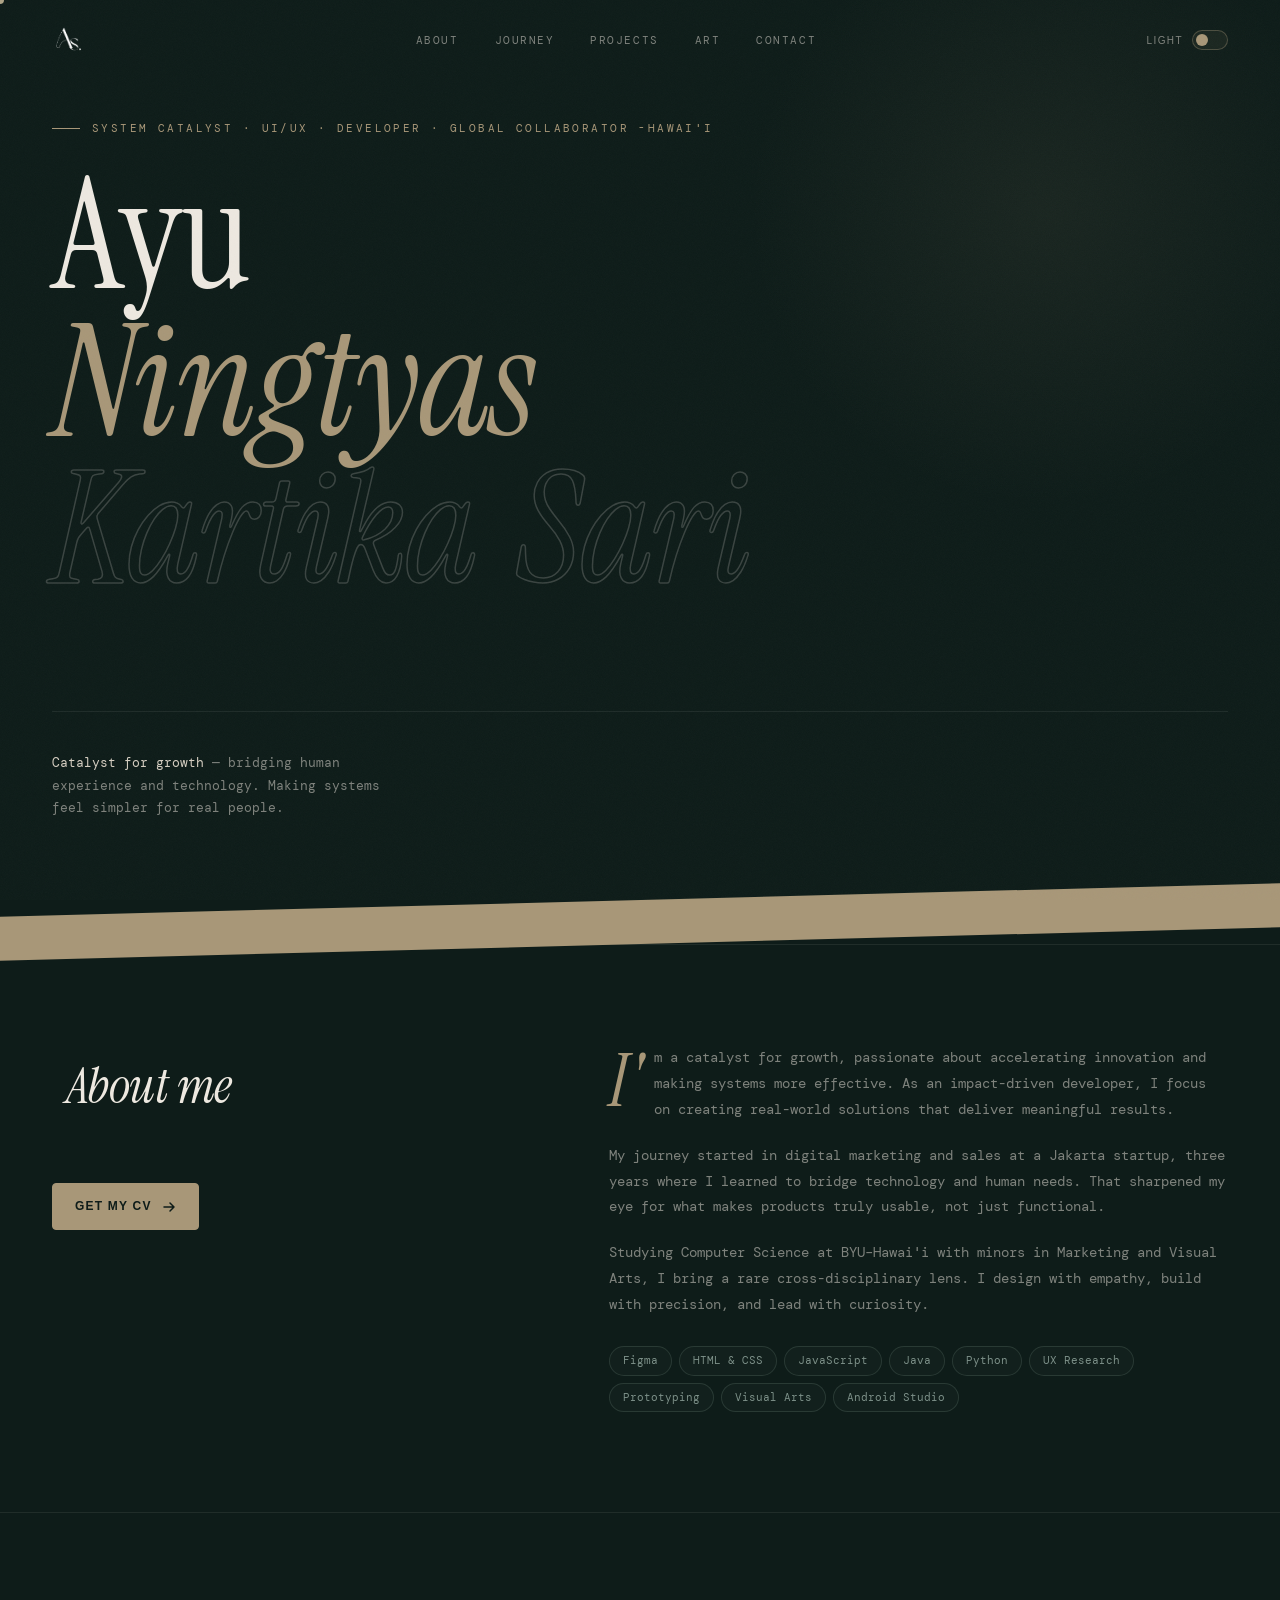
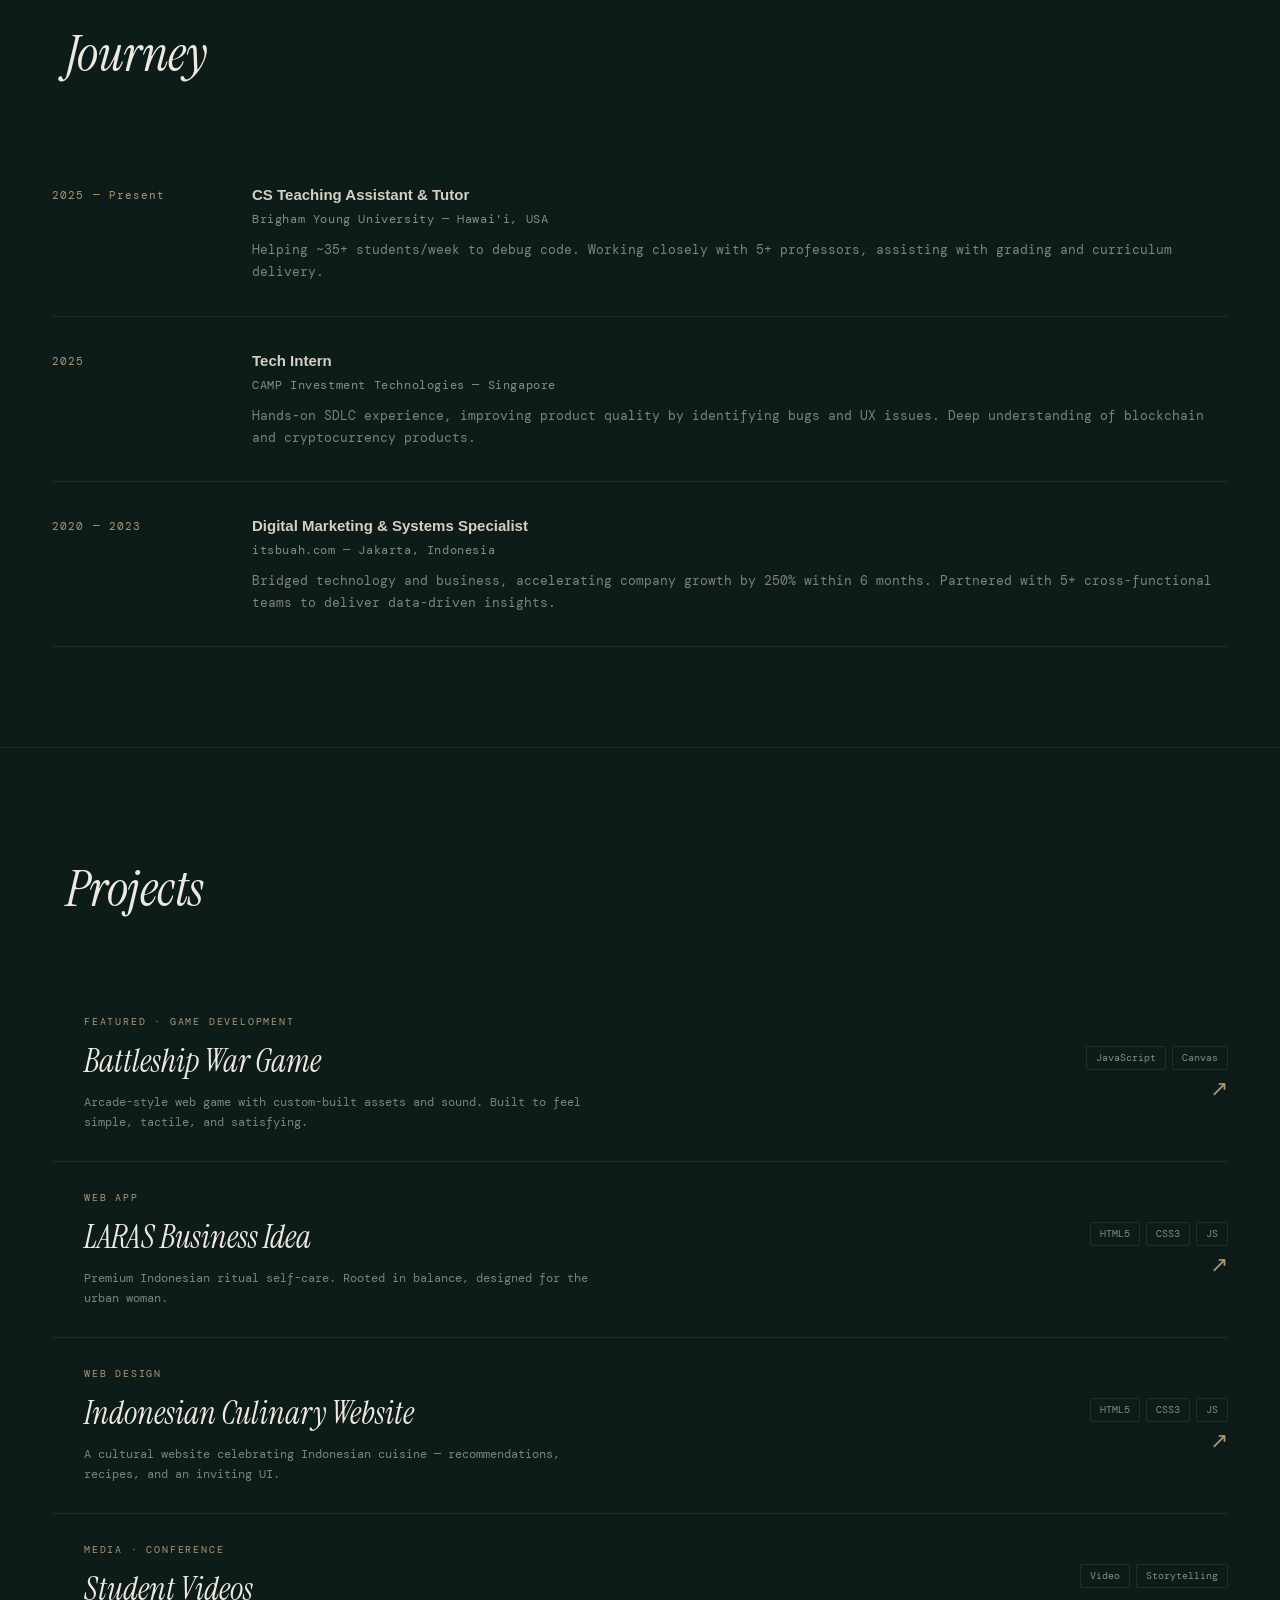
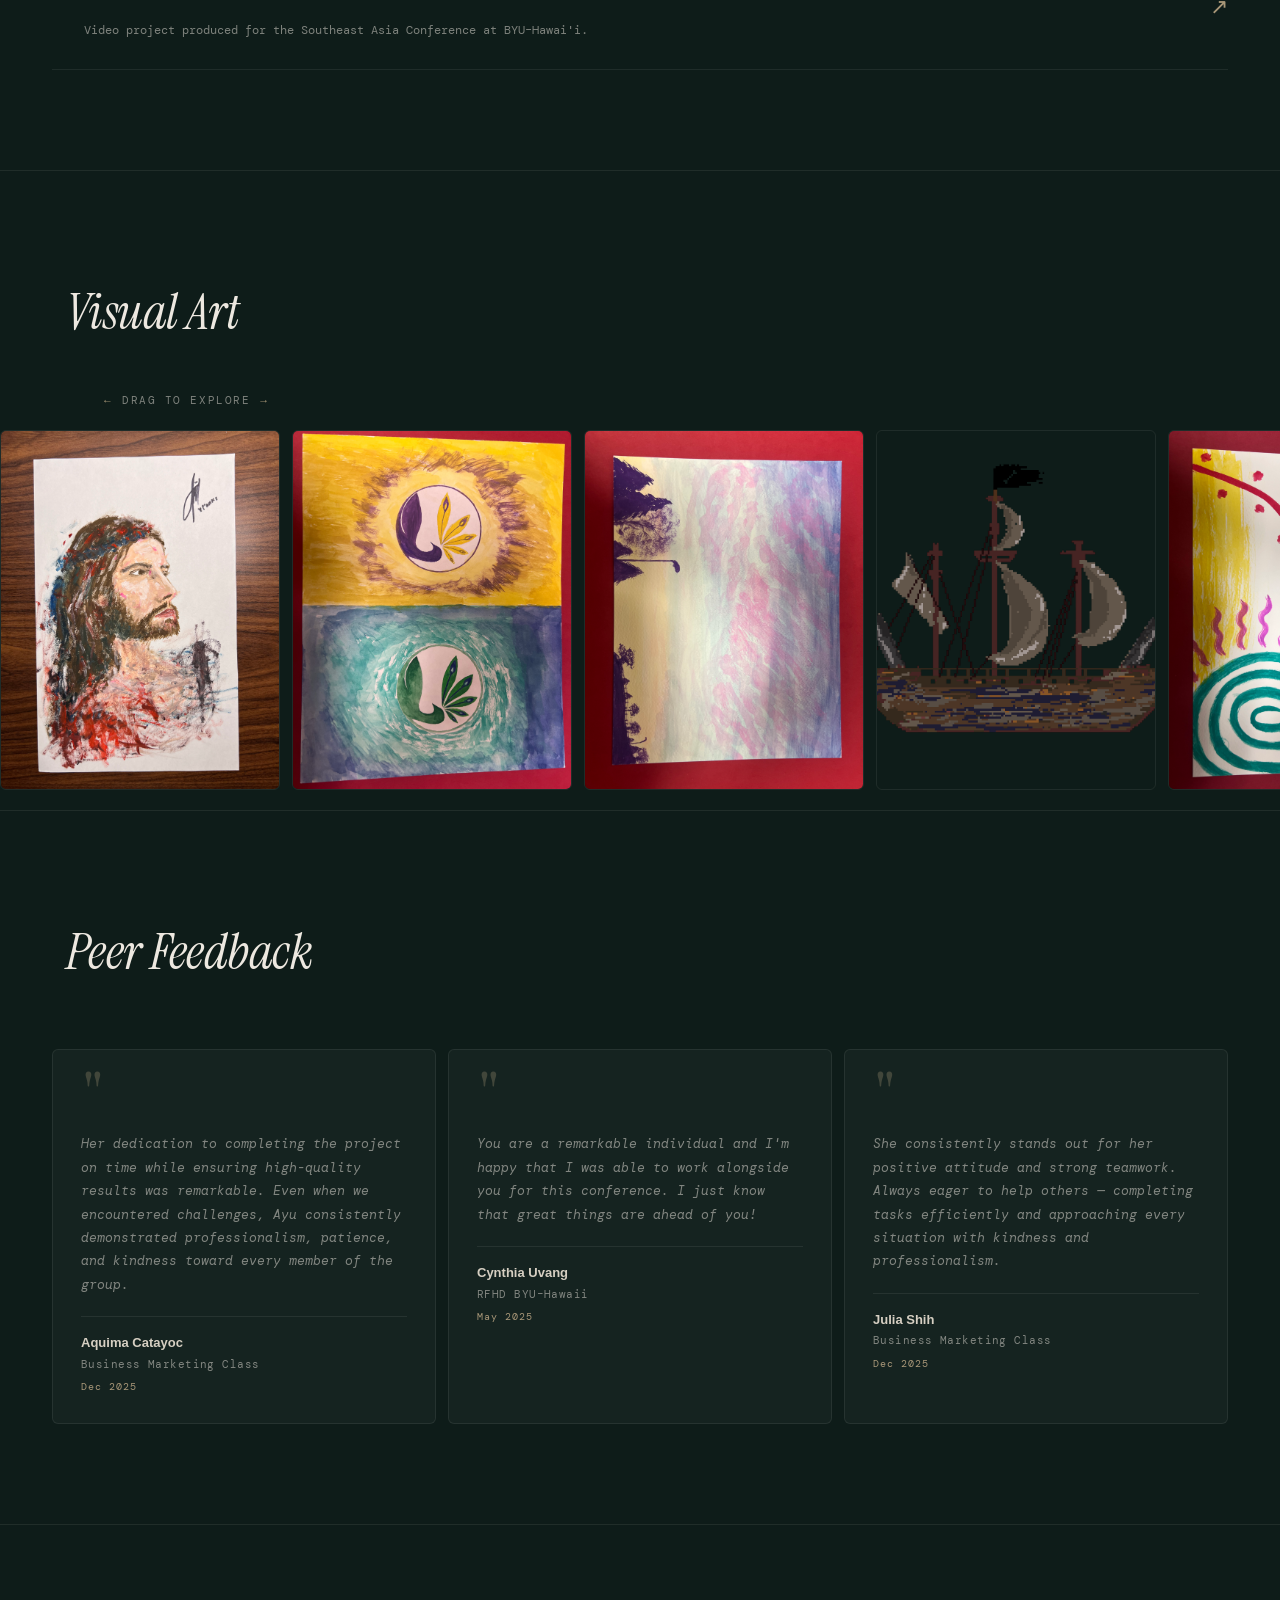
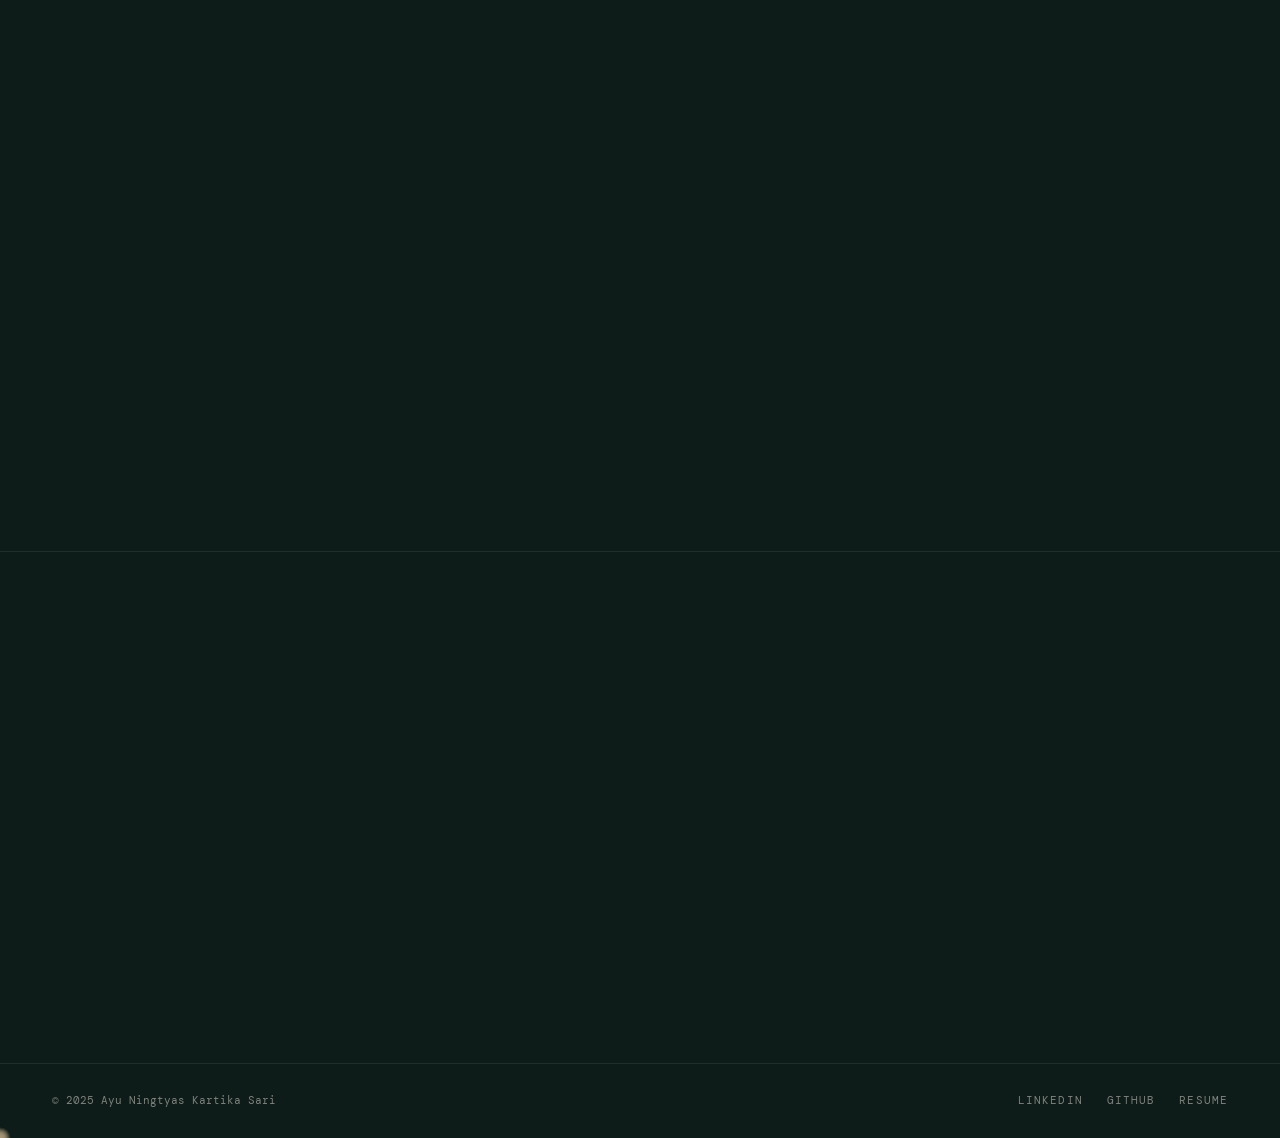
<file: index.html>
<!DOCTYPE html>
<html lang="en" data-theme="dark" data-lang="en">
<head>
<meta charset="UTF-8"/>
<meta name="viewport" content="width=device-width, initial-scale=1.0"/>
<title>Ayu Ningtyas Kartika Sari</title>
<link rel="icon" href="assets/favicon.ico" type="image/x-icon"/>
<link rel="preconnect" href="https://fonts.googleapis.com">
<link rel="preconnect" href="https://fonts.gstatic.com" crossorigin>
<link href="https://fonts.googleapis.com/css2?family=Instrument+Serif:ital@0;1&family=DM+Mono:wght@300;400;500&family=Cabinet+Grotesk:wght@400;500;700;800&display=swap" rel="stylesheet">
<style>
/* ── TOKENS ── */
:root[data-theme="dark"] {
  --bg:#0e1c19; --bg1:#152320; --bg2:#1c2e2a;
  --sand:#d6cfc2; --taupe:#a89778; --sage:#7d9089; --cream:#ede8e0;
  --muted:rgba(237,232,224,.5);
  --line:rgba(237,232,224,.08);
  --line2:rgba(168,151,120,.28);
  --ticker-bg:var(--taupe);
  --ticker-text:var(--bg);
  --shadow:none;
  --stat-bg:var(--bg1);
  --fb-bg:var(--bg1);
  --blog-bg:var(--bg1);
  --contact-bg:var(--bg1);
  --theme-icon:"☀️";
  --nav-bg:rgba(14,28,25,0);
  --nav-bg-stuck:rgba(14,28,25,.82);
}
:root[data-theme="light"] {
  --bg:#f5f0e8; --bg1:#ece6da; --bg2:#e2dbd0;
  --sand:#3d2f1a; --taupe:#7a5c35; --sage:#4a6b60; --cream:#1a1208;
  --muted:rgba(26,18,8,.55);
  --line:rgba(26,18,8,.1);
  --line2:rgba(122,92,53,.35);
  --ticker-bg:#7a5c35;
  --ticker-text:#f5f0e8;
  --shadow:0 2px 24px rgba(0,0,0,.07);
  --stat-bg:#ece6da;
  --fb-bg:#ece6da;
  --blog-bg:#ece6da;
  --contact-bg:#ece6da;
  --theme-icon:"🌙";
  --nav-bg:rgba(245,240,232,0);
  --nav-bg-stuck:rgba(245,240,232,.88);
}

*,*::before,*::after { margin:0; padding:0; box-sizing:border-box }
html { scroll-behavior:smooth; overflow-x:hidden }
body {
  background:var(--bg); color:var(--cream); font-family:var(--f-mono); font-size:13px;
  line-height:1.6; overflow-x:hidden; cursor:none;
  transition:background .4s ease, color .4s ease;
}
a { color:inherit; text-decoration:none }
img, video { display:block; max-width:100% }
:root {
  --f-ser:"Instrument Serif",Georgia,serif;
  --f-grk:"Cabinet Grotesk",sans-serif;
  --f-mono:"DM Mono",monospace;
  --ease:cubic-bezier(.16,1,.3,1);
  --spring:cubic-bezier(.34,1.56,.64,1);
}

/* ── GRAIN ── */
body::after {
  content:""; position:fixed; inset:0; z-index:9000; pointer-events:none; opacity:.028;
  background-image:url("data:image/svg+xml,%3Csvg xmlns='http://www.w3.org/2000/svg' width='300' height='300'%3E%3Cfilter id='n'%3E%3CfeTurbulence type='fractalNoise' baseFrequency='.85' numOctaves='4' stitchTiles='stitch'/%3E%3C/filter%3E%3Crect width='300' height='300' filter='url(%23n)'/%3E%3C/svg%3E");
  background-size:200px;
}

/* ── CURSOR ── */
#cur-dot {
  position:fixed; width:8px; height:8px; background:var(--taupe); border-radius:50%;
  pointer-events:none; z-index:9998; transform:translate(-50%,-50%); mix-blend-mode:screen;
}
.trail-dot { position:fixed; border-radius:50%; pointer-events:none; z-index:9996; transform:translate(-50%,-50%) }

.theme-switch {
  display:flex; align-items:center; gap:9px; cursor:none;
  background:none; border:none; padding:0;
}
.theme-switch-label {
  font-family:var(--f-grk); font-size:10px; font-weight:500;
  letter-spacing:.14em; text-transform:uppercase; color:var(--muted);
  transition:color .3s; user-select:none;
}
.switch-track {
  width:36px; height:20px; border-radius:20px;
  border:1px solid rgba(168,151,120,.35);
  background:rgba(168,151,120,.08);
  position:relative; flex-shrink:0;
  transition:background .35s, border-color .35s;
}
[data-theme="light"] .switch-track { background:#a89778; border-color:#a89778 }
.switch-thumb {
  position:absolute; top:3px; left:3px;
  width:12px; height:12px; border-radius:50%;
  background:var(--taupe);
  transition:transform .35s var(--spring), background .35s;
}
[data-theme="light"] .switch-thumb { transform:translateX(16px); background:#fff }

/* ── NAV ── */
nav {
  position:fixed; top:0; left:0; right:0; z-index:500;
  padding:22px 52px; display:flex; align-items:center; justify-content:space-between;
  transition:padding .3s var(--ease), background .3s, backdrop-filter .3s;
  background:var(--nav-bg);
}
nav::before {
  content:"";
  position:absolute;
  top:-4px; left:0; right:0; height:4px;
  background:inherit;
  pointer-events:none;
}
nav.stuck {
  padding:14px 52px;
  background:var(--nav-bg-stuck);
  backdrop-filter:blur(18px);
  border-bottom:1px solid var(--line);
}

.nav-mark { font-family:var(--f-ser); font-style:italic; font-size:1.1rem; color:var(--taupe); letter-spacing:.02em }
.nav-links { list-style:none; display:flex; gap:36px }
.nav-links a { font-size:11px; letter-spacing:.14em; text-transform:uppercase; color:var(--muted); display:inline-block; transition:color .2s }
.nav-links a:hover { color:var(--cream) }
.nav-right { display:flex; align-items:center; gap:16px }
.nav-ham { display:none; flex-direction:column; gap:5px; background:none; border:none; cursor:none; padding:4px }
.nav-ham span { display:block; width:22px; height:1.5px; background:var(--sand); transition:transform .3s, opacity .3s }
.nav-ham.open span:nth-child(1) { transform:translateY(6.5px) rotate(45deg) }
.nav-ham.open span:nth-child(2) { opacity:0 }
.nav-ham.open span:nth-child(3) { transform:translateY(-6.5px) rotate(-45deg) }
.mob-nav {
  position:fixed; inset:0; z-index:490; background:var(--bg1);
  display:flex; flex-direction:column; align-items:center; justify-content:center; gap:28px;
  opacity:0; pointer-events:none; transition:opacity .35s var(--ease), background .4s;
}
.mob-nav.open { opacity:1; pointer-events:all }
.mob-nav a {
  font-family:var(--f-ser); font-style:italic; font-size:clamp(2.2rem,7vw,3.8rem);
  color:var(--sand); position:relative; overflow:hidden; display:inline-block;
}
.mob-nav a::after {
  content:attr(data-text); position:absolute; top:0; left:0; color:var(--taupe);
  clip-path:inset(0 100% 0 0); transition:clip-path .4s var(--ease);
}
.mob-nav a:hover::after { clip-path:inset(0 0% 0 0) }

/* ── HERO ── */
.hero { min-height:100svh; padding:120px 52px 80px; display:grid; grid-template-rows:1fr auto; position:relative; overflow:hidden }
.hero-blob {
  position:absolute; top:-10%; right:-5%; width:600px; height:600px;
  background:radial-gradient(ellipse,rgba(168,151,120,.08) 0%,transparent 70%);
  pointer-events:none; animation:blobbreathe 8s ease-in-out infinite;
}
@keyframes blobbreathe { 0%,100%{transform:scale(1) rotate(0deg)} 50%{transform:scale(1.08) rotate(6deg)} }

.hero-tag {
  font-size:11px; letter-spacing:.22em; text-transform:uppercase; color:var(--taupe);
  margin-bottom:28px; display:flex; align-items:center; gap:12px;
  opacity:0; animation:fadein .6s .1s var(--ease) forwards;
}
.hero-tag::before { content:""; width:28px; height:1px; background:var(--taupe) }
@keyframes fadein { to { opacity:1 } }

.mag-row {
  font-family:var(--f-ser); font-size:clamp(4.5rem,12vw,11rem);
  font-weight:400; line-height:.92; letter-spacing:-.02em;
  display:flex; flex-wrap:wrap; gap:0 .01em; margin-bottom:6px;
  opacity:0; animation:fadein .6s var(--ease) forwards;
}
.mag-row.row1 { animation-delay:.2s }
.mag-row.row2 { font-style:italic; color:var(--taupe); animation-delay:.35s }
.mag-row.row3 { -webkit-text-stroke:1.5px rgba(237,232,224,.2); color:transparent; font-style:italic; animation-delay:.5s }
[data-theme="light"] .mag-row.row3 { -webkit-text-stroke:1.5px rgba(26,18,8,.2) }
.mag-ch { display:inline-block; cursor:none; transition:transform .35s var(--spring), color .2s }
.mag-row.row2 .mag-ch:hover { color:var(--sand); -webkit-text-stroke:0 }
.mag-row.row3 .mag-ch:hover { -webkit-text-stroke:1.5px rgba(237,232,224,.55) }
[data-theme="light"] .mag-row.row3 .mag-ch:hover { -webkit-text-stroke:1.5px rgba(26,18,8,.55) }

.hero-bottom {
  display:flex; align-items:flex-end; justify-content:space-between; gap:24px; flex-wrap:wrap;
  padding-top:40px; border-top:1px solid var(--line);
  opacity:0; animation:fadein .7s .8s var(--ease) forwards;
}
.hero-desc { max-width:340px; color:var(--muted); font-size:13px; line-height:1.75 }
.hero-desc strong { color:var(--sand); font-weight:400 }
.scroll-line { width:1px; height:52px; background:linear-gradient(var(--taupe),transparent); animation:pulse 2.2s ease-in-out infinite }
@keyframes pulse { 0%,100%{opacity:.4;transform:scaleY(1)} 50%{opacity:1;transform:scaleY(1.15)} }

/* ── TICKER ── */
.ticker-outer { overflow:hidden; background:var(--ticker-bg); padding:11px 0; transform:skewY(-1.5deg); margin:0 -4px; transition:background .4s }
.ticker-inner { display:flex; width:max-content; animation:tickscroll 22s linear infinite; transform:skewY(1.5deg) }
.ticker-inner:hover { animation-play-state:paused }
.t-item { font-family:var(--f-grk); font-size:12px; font-weight:700; letter-spacing:.14em; text-transform:uppercase; color:var(--ticker-text); padding:0 28px; white-space:nowrap; transition:color .4s }
.t-sep { color:rgba(14,28,25,.4); padding:0 4px }
[data-theme="light"] .t-sep { color:rgba(245,240,232,.4) }
@keyframes tickscroll { from{transform:skewY(1.5deg) translateX(0)} to{transform:skewY(1.5deg) translateX(-50%)} }

/* ── SECTIONS ── */
.sec { padding:100px 52px; border-top:1px solid var(--line) }
.sec-row { display:flex; align-items:baseline; gap:14px; margin-bottom:56px }
.sec-num { font-size:11px; color:var(--taupe); letter-spacing:.14em }
.sec-title { font-family:var(--f-ser); font-style:italic; font-size:clamp(2.2rem,4vw,3.4rem); font-weight:400; color:var(--cream); letter-spacing:-.01em }

/* ── ABOUT ── */
#about.sec { display:grid; grid-template-columns:1fr 1.3fr; gap:80px; align-items:start }
.about-sticky { position:sticky; top:100px }
.stat-grid { display:grid; grid-template-columns:1fr 1fr; gap:1px; background:var(--line); border:1px solid var(--line); border-radius:6px; overflow:hidden; margin-bottom:32px; transition:background .4s }
.stat-cell { background:var(--stat-bg); padding:22px 20px; position:relative; overflow:hidden; transition:background .4s }
.stat-cell::before { content:""; position:absolute; inset:0; background:var(--taupe); opacity:0; transition:opacity .3s }
.stat-cell:hover::before { opacity:.06 }
.stat-n { font-family:var(--f-ser); font-size:2.6rem; color:var(--sand); line-height:1; display:block }
.stat-l { font-size:11px; color:var(--muted); margin-top:4px; display:block; letter-spacing:.05em }
.cv-btn {
  display:inline-flex; align-items:center; gap:10px;
  font-family:var(--f-grk); font-size:12px; font-weight:700; letter-spacing:.1em; text-transform:uppercase;
  color:var(--bg); background:var(--taupe); padding:13px 22px; border-radius:4px; border:1.5px solid var(--taupe);
  transition:background .2s, gap .25s var(--spring), transform .2s var(--spring); cursor:none;
}
.cv-btn:hover { background:var(--sand); gap:18px; transform:translateY(-3px) }
.cv-btn svg { transition:transform .25s var(--spring) }
.cv-btn:hover svg { transform:translateX(4px) }
.about-body p { font-size:14px; color:var(--muted); line-height:1.85; margin-bottom:20px }
.drop-cap::first-letter { font-family:var(--f-ser); font-size:4.5rem; font-style:italic; float:left; line-height:.72; margin-right:10px; margin-top:10px; color:var(--taupe) }
.skill-chips { display:flex; flex-wrap:wrap; gap:7px; margin-top:28px }
.chip { font-size:11px; color:var(--sage); border:1px solid rgba(125,144,137,.22); padding:5px 13px; border-radius:20px; background:rgba(125,144,137,.04); transition:color .2s, border-color .2s, transform .2s var(--spring); cursor:none }
.chip:hover { color:var(--cream); border-color:rgba(125,144,137,.5); transform:translateY(-2px) }

/* ── JOURNEY ── */
.journey-list { display:grid; gap:0 }
.j-item { display:grid; grid-template-columns:160px 1fr; gap:0 40px; padding:32px 0; border-bottom:1px solid var(--line); position:relative; transition:padding-left .3s var(--ease) }
.j-item::before { content:""; position:absolute; left:0; top:0; bottom:0; width:2px; background:var(--taupe); transform:scaleY(0); transform-origin:top; transition:transform .4s var(--ease) }
.j-item:hover { padding-left:16px }
.j-item:hover::before { transform:scaleY(1) }
.j-date { font-size:11px; color:var(--taupe); letter-spacing:.1em; padding-top:4px }
.j-role { font-family:var(--f-grk); font-size:15px; font-weight:700; color:var(--sand); margin-bottom:3px }
.j-org { font-size:12px; color:var(--sage); letter-spacing:.05em; margin-bottom:10px }
.j-desc { font-size:13px; color:var(--muted); line-height:1.7 }

/* ── PROJECTS ── */
.proj-list { display:grid; gap:0 }
.proj-item {
  display:grid; grid-template-columns:1fr auto; align-items:center; gap:20px;
  padding:28px 0; border-bottom:1px solid var(--line); cursor:pointer;
  position:relative; overflow:hidden; transition:padding-left .3s var(--ease);
}
.proj-item::after { content:""; position:absolute; inset:0; background:linear-gradient(90deg,rgba(168,151,120,.05),transparent); opacity:0; transition:opacity .3s }
.proj-item:hover { padding-left:20px }
.proj-item:hover::after { opacity:1 }
.proj-num { position:absolute; left:0; font-size:11px; color:rgba(168,151,120,.3); letter-spacing:.1em; transition:color .2s }
.proj-item:hover .proj-num { color:var(--taupe) }
.proj-left { padding-left:32px }
.proj-cat { font-size:10px; letter-spacing:.18em; text-transform:uppercase; color:var(--taupe); margin-bottom:6px }
.proj-name { font-family:var(--f-ser); font-size:clamp(1.4rem,2.5vw,2rem); font-style:italic; color:var(--cream); transition:color .2s }
.proj-item:hover .proj-name { color:var(--sand) }
.proj-desc { font-size:12px; color:var(--muted); margin-top:6px; max-width:520px; line-height:1.65 }
.proj-right { display:flex; flex-direction:column; align-items:flex-end; gap:8px }
.proj-tags { display:flex; gap:6px; flex-wrap:wrap; justify-content:flex-end }
.proj-tag { font-size:10px; color:var(--sage); border:1px solid rgba(125,144,137,.18); padding:3px 9px; border-radius:2px }

.proj-arrow { font-size:1.4rem; color:var(--taupe); transition:transform .3s var(--spring), color .2s; line-height:1; position:relative; z-index:2; }
.proj-item:hover .proj-arrow { transform:translate(6px,-4px); color:var(--sand) }

#proj-preview {
  position:fixed; width:220px; height:140px; border-radius:6px; overflow:hidden;
  pointer-events:none; z-index:600; opacity:0; transform:scale(.9) rotate(-3deg);
  transition:opacity .25s var(--ease), transform .3s var(--spring); border:1px solid var(--line2);
}
#proj-preview img, #proj-preview video { width:100%; height:100%; object-fit:cover }

/* ── ART ── */
.art-outer { overflow:hidden }
.art-track {
  display:flex; gap:12px; padding:0 52px 20px;
  overflow-x:auto; scroll-snap-type:x mandatory; scrollbar-width:none; cursor:grab;
}
.art-track:active { cursor:grabbing }
.art-track::-webkit-scrollbar { display:none }
.art-card { flex:0 0 280px; height:360px; border-radius:6px; overflow:hidden; position:relative; border:1px solid var(--line); scroll-snap-align:start }
.art-card img { width:100%; height:100%; object-fit:cover; transition:transform .5s var(--ease), filter .4s }
.art-card:hover img { transform:scale(1.06); filter:brightness(1.08) }
.art-card-cap {
  position:absolute; bottom:0; left:0; right:0; padding:40px 18px 18px;
  background:linear-gradient(transparent,rgba(14,28,25,.9));
  font-family:var(--f-grk); font-size:13px; font-weight:600; color:var(--sand); letter-spacing:.04em;
  transform:translateY(6px); opacity:0; transition:opacity .3s, transform .3s var(--ease);
}
[data-theme="light"] .art-card-cap { background:linear-gradient(transparent,rgba(50,35,15,.85)) }
.art-card:hover .art-card-cap { opacity:1; transform:translateY(0) }
.drag-hint { padding:12px 52px 0; font-size:11px; letter-spacing:.14em; text-transform:uppercase; color:var(--muted); display:flex; align-items:center; gap:10px; margin-bottom:20px }
.drag-hint::before { content:"←"; color:var(--taupe) }
.drag-hint::after  { content:"→"; color:var(--taupe) }

/* ── FEEDBACK ── */
.fb-grid { display:grid; grid-template-columns:repeat(3,1fr); gap:12px }
.fb-card { border:1px solid var(--line); border-radius:6px; padding:28px; background:var(--fb-bg); transition:border-color .3s, transform .3s var(--ease), background .4s }
.fb-card:hover { border-color:var(--line2); transform:translateY(-4px) }
.fb-q { font-family:var(--f-ser); font-size:4rem; line-height:.6; color:var(--taupe); opacity:.3; margin-bottom:16px }
.fb-text { font-size:13px; color:var(--muted); line-height:1.8; font-style:italic; margin-bottom:20px }
.fb-author { border-top:1px solid var(--line); padding-top:16px }
.fb-name { font-family:var(--f-grk); font-size:13px; font-weight:700; color:var(--sand) }
.fb-ctx { font-size:11px; color:var(--muted); margin-top:2px; letter-spacing:.04em }
.fb-date { font-size:10px; color:var(--taupe); margin-top:6px; letter-spacing:.1em }

/* ── BLOGS ── */
.blog-grid { display:grid; grid-template-columns:1fr 1fr; gap:12px }
.blog-card { border:1px solid var(--line); border-radius:6px; padding:28px; background:var(--blog-bg); transition:border-color .3s, transform .3s var(--ease), background .4s }
.blog-card:hover { border-color:var(--line2); transform:translateY(-3px) }
.blog-eyebrow { font-size:10px; letter-spacing:.18em; text-transform:uppercase; color:var(--taupe); display:flex; align-items:center; gap:8px; margin-bottom:14px }
.blog-eyebrow::before { content:""; width:18px; height:1px; background:var(--taupe) }
.blog-title { font-family:var(--f-grk); font-size:17px; font-weight:700; color:var(--sand); margin-bottom:10px; line-height:1.3 }
.blog-desc { font-size:13px; color:var(--muted); line-height:1.7; margin-bottom:20px }
.blog-links { display:flex; flex-direction:column; gap:9px }
.blog-link { font-size:12px; color:var(--sage); display:flex; align-items:center; gap:6px; transition:color .2s, gap .2s var(--spring) }
.blog-link::before { content:"→"; color:var(--taupe); font-size:11px; flex-shrink:0 }
.blog-link:hover { color:var(--cream); gap:10px }

/* ── CONTACT ── */
.contact-wrap { display:grid; grid-template-columns:1fr 1fr; gap:80px; align-items:center }
.contact-hl { font-family:var(--f-ser); font-size:clamp(3rem,6vw,5.5rem); font-weight:400; line-height:1.05; color:var(--cream) }
.contact-hl em { font-style:italic; color:var(--taupe) }
.contact-sub { margin-top:18px; font-size:14px; color:var(--muted); line-height:1.7; max-width:380px }
.contact-items { display:flex; flex-direction:column; gap:10px }
.contact-row {
  display:flex; align-items:center; justify-content:space-between;
  padding:16px 22px; border:1px solid var(--line); border-radius:4px; background:var(--contact-bg);
  transition:border-color .25s, transform .25s var(--spring), background .4s; cursor:none;
}
.contact-row:hover { border-color:var(--line2); transform:translateX(6px) }
.contact-label { font-size:10px; letter-spacing:.14em; text-transform:uppercase; color:var(--taupe); margin-bottom:3px }
.contact-val { font-family:var(--f-grk); font-size:13px; font-weight:600; color:var(--sand) }
.contact-arr { color:var(--taupe); font-size:1.2rem; transition:transform .25s var(--spring) }
.contact-row:hover .contact-arr { transform:translateX(4px) }
.send-btn {
  display:block; text-align:center; background:var(--taupe); color:var(--bg);
  font-family:var(--f-grk); font-size:12px; font-weight:700; letter-spacing:.12em; text-transform:uppercase;
  padding:15px 22px; border-radius:4px; margin-top:10px;
  transition:background .2s, transform .2s var(--spring); cursor:none;
}
.send-btn:hover { background:var(--sand); transform:translateY(-3px) }

/* ── FOOTER ── */
footer { padding:28px 52px; border-top:1px solid var(--line); display:flex; align-items:center; justify-content:space-between; flex-wrap:wrap; gap:12px }
.foot-copy { font-size:11px; color:var(--muted) }
.foot-links { display:flex; gap:24px }
.foot-links a { font-size:11px; letter-spacing:.1em; text-transform:uppercase; color:var(--muted); transition:color .2s }
.foot-links a:hover { color:var(--sand) }

/* ── REVEAL ── */
.r { opacity:0; transform:translateY(22px); transition:opacity .7s var(--ease), transform .7s var(--ease) }
.r.d1 { transition-delay:.1s } .r.d2 { transition-delay:.2s } .r.d3 { transition-delay:.3s }
.r.on { opacity:1; transform:translateY(0) }

/* ── RESPONSIVE ── */
@media(max-width:960px) {
  #about.sec { grid-template-columns:1fr; gap:40px }
  .about-sticky { position:static }
  .fb-grid { grid-template-columns:1fr }
  .blog-grid { grid-template-columns:1fr }
  .contact-wrap { grid-template-columns:1fr; gap:40px }
}
@media(max-width:768px) {
  nav, nav.stuck { padding:16px 24px }
  .nav-links { display:none } .nav-ham { display:flex }
  .hero { padding:100px 24px 60px }
  .sec { padding:80px 24px }
  .art-track { padding:0 24px 20px }
  .drag-hint { padding:12px 24px 0 }
  footer { padding:24px }
  .j-item { grid-template-columns:1fr; gap:6px }
  .proj-item { grid-template-columns:1fr }
  .proj-right { align-items:flex-start; flex-direction:row; flex-wrap:wrap }
  #proj-preview { display:none }
}
@media(prefers-reduced-motion:reduce) { *,*::before,*::after { animation-duration:.01ms!important; transition-duration:.01ms!important } }
</style>
</head>
<body>

<!-- CURSOR -->
<div id="cur-dot"></div>

<!-- NAV -->
<nav id="nav">
  <a href="#top"><img src="assets/logo.png" alt="Ayu Ningtyas" style="height:36px;width:auto;display:block;"></a>
  <ul class="nav-links">
    <li><a href="#about" data-i18n="nav_about">About</a></li>
    <li><a href="#journey" data-i18n="nav_journey">Journey</a></li>
    <li><a href="#projects" data-i18n="nav_projects">Projects</a></li>
    <li><a href="#art" data-i18n="nav_art">Art</a></li>
    <li><a href="#contact" data-i18n="nav_contact">Contact</a></li>
  </ul>
  <div class="nav-right">
    <button class="theme-switch" id="themeBtn" aria-label="Toggle theme">
      <span class="theme-switch-label" id="themeLabel">Light</span>
      <div class="switch-track"><div class="switch-thumb"></div></div>
    </button>
    <button class="nav-ham" id="navHam" aria-label="Menu"><span></span><span></span><span></span></button>
  </div>
</nav>

<!-- MOBILE NAV -->
<nav class="mob-nav" id="mobNav">
  <a href="#about"    data-text="About"    class="mob-link" data-i18n="nav_about">About</a>
  <a href="#journey"  data-text="Journey"  class="mob-link" data-i18n="nav_journey">Journey</a>
  <a href="#projects" data-text="Projects" class="mob-link" data-i18n="nav_projects">Projects</a>
  <a href="#art"      data-text="Art"      class="mob-link" data-i18n="nav_art">Art</a>
  <a href="#contact"  data-text="Contact"  class="mob-link" data-i18n="nav_contact">Contact</a>
</nav>

<!-- HERO -->
<section class="hero" id="top">
  <div class="hero-blob" aria-hidden="true"></div>
  <div>
    <p class="hero-tag" data-i18n="hero_tag">System Catalyst · UI/UX · Developer · Global Collaborator -Hawai'i</p>
    <div class="mag-row row1" id="heroRow1" aria-label="Ayu"></div>
    <div class="mag-row row2" id="heroRow2" aria-label="Ningtyas"></div>
    <div class="mag-row row3" id="heroRow3" aria-label="Kartika Sari"></div>
  </div>
  <div class="hero-bottom">
    <p class="hero-desc" data-i18n="hero_desc"><strong>Catalyst for growth</strong> — bridging human experience and technology. Making systems feel simpler for real people.</p>
  </div>
</section>

<!-- DIAGONAL STRIP -->
<div class="ticker-outer" style="height:44px;"></div>

<!-- ABOUT -->
<section id="about" class="sec">
  <div class="about-sticky r">
    <div class="sec-row"><span class="sec-num"></span><h2 class="sec-title" data-scramble data-i18n="sec_about">About me</h2></div>
    <a href="/assets/resume_ayu_sari.pdf" download class="cv-btn">
      <span data-i18n="cv_btn">Get my CV</span>
      <svg width="14" height="14" viewBox="0 0 14 14" fill="none"><path d="M2 7H12M12 7L8 3M12 7L8 11" stroke="currentColor" stroke-width="1.5" stroke-linecap="round" stroke-linejoin="round"/></svg>
    </a>
  </div>
  <div class="about-body r d1">
    <p class="drop-cap" data-i18n="about_p1">I'm a catalyst for growth, passionate about accelerating innovation and making systems more effective. As an impact-driven developer, I focus on creating real-world solutions that deliver meaningful results.</p>
    <p data-i18n="about_p2">My journey started in digital marketing and sales at a Jakarta startup, three years where I learned to bridge technology and human needs. That sharpened my eye for what makes products truly usable, not just functional.</p>
    <p data-i18n="about_p3">Studying Computer Science at BYU–Hawai'i with minors in Marketing and Visual Arts, I bring a rare cross-disciplinary lens. I design with empathy, build with precision, and lead with curiosity.</p>
    <div class="skill-chips">
      <span class="chip">Figma</span><span class="chip">HTML & CSS</span><span class="chip">JavaScript</span>
      <span class="chip">Java</span><span class="chip">Python</span><span class="chip">UX Research</span>
      <span class="chip">Prototyping</span><span class="chip">Visual Arts</span><span class="chip">Android Studio</span>
    </div>
  </div>
</section>

<!-- JOURNEY -->
<section id="journey" class="sec">
  <div class="sec-row r"><span class="sec-num"></span><h2 class="sec-title" data-scramble data-i18n="sec_journey">Journey</h2></div>
  <div class="journey-list">
    <div class="j-item r">
      <div class="j-date" data-i18n="j1_date">2025 — Present</div>
      <div class="j-right">
        <div class="j-role" data-i18n="j1_role">CS Teaching Assistant & Tutor</div>
        <div class="j-org" data-i18n="j1_org">Brigham Young University — Hawai'i, USA</div>
        <div class="j-desc" data-i18n="j1_desc">Helping ~35+ students/week to debug code. Working closely with 5+ professors, assisting with grading and curriculum delivery.</div>
      </div>
    </div>
    <div class="j-item r d1">
      <div class="j-date" data-i18n="j2_date">2025</div>
      <div class="j-right">
        <div class="j-role" data-i18n="j2_role">Tech Intern</div>
        <div class="j-org" data-i18n="j2_org">CAMP Investment Technologies — Singapore</div>
        <div class="j-desc" data-i18n="j2_desc">Hands-on SDLC experience, improving product quality by identifying bugs and UX issues. Deep understanding of blockchain and cryptocurrency products.</div>
      </div>
    </div>
    <div class="j-item r d2">
      <div class="j-date" data-i18n="j3_date">2020 — 2023</div>
      <div class="j-right">
        <div class="j-role" data-i18n="j3_role">Digital Marketing & Systems Specialist</div>
        <div class="j-org" data-i18n="j3_org">itsbuah.com — Jakarta, Indonesia</div>
        <div class="j-desc" data-i18n="j3_desc">Bridged technology and business, accelerating company growth by 250% within 6 months. Partnered with 5+ cross-functional teams to deliver data-driven insights.</div>
      </div>
    </div>
  </div>
</section>

<!-- PROJECTS -->
<section id="projects" class="sec">
  <div class="sec-row r"><span class="sec-num"></span><h2 class="sec-title" data-scramble data-i18n="sec_projects">Projects</h2></div>
  <div id="proj-preview"></div>
  <div class="proj-list">

    <div class="proj-item r" data-href="https://ayuningtyaskartikas.github.io/mybattleshipwar/main.html" data-preview="/assets/battleship.mp4" data-preview-type="video">
      <span class="proj-num"></span>
      <div class="proj-left">
        <div class="proj-cat" data-i18n="p1_cat">Featured · Game Development</div>
        <div class="proj-name" data-i18n="p1_name">Battleship War Game</div>
        <div class="proj-desc" data-i18n="p1_desc">Arcade-style web game with custom-built assets and sound. Built to feel simple, tactile, and satisfying.</div>
      </div>
      <div class="proj-right">
        <div class="proj-tags"><span class="proj-tag">JavaScript</span><span class="proj-tag">Canvas</span></div>
        <a href="https://ayuningtyaskartikas.github.io/mybattleshipwar/main.html" target="_blank" class="proj-arrow">↗</a>
      </div>
    </div>

    <div class="proj-item r d1" data-href="https://laras-indonesia.web.app/" data-preview="/assets/web.png" data-preview-type="img">
      <span class="proj-num"></span>
      <div class="proj-left">
        <div class="proj-cat" data-i18n="p2_cat">Web App</div>
        <div class="proj-name" data-i18n="p2_name">LARAS Business Idea</div>
        <div class="proj-desc" data-i18n="p2_desc">Premium Indonesian ritual self-care. Rooted in balance, designed for the urban woman.</div>
      </div>
      <div class="proj-right">
        <div class="proj-tags"><span class="proj-tag">HTML5</span><span class="proj-tag">CSS3</span><span class="proj-tag">JS</span></div>
        <a href="https://cs401w2018.github.io/projects-ayuningtyaskartikas/final/indonesia-culinary/menu.html" target="_blank" class="proj-arrow">↗</a>
      </div>
    </div>

    <div class="proj-item r d1" data-href="https://cs401w2018.github.io/projects-ayuningtyaskartikas/final/indonesia-culinary/menu.html" data-preview="/assets/web.png" data-preview-type="img">
      <span class="proj-num"></span>
      <div class="proj-left">
        <div class="proj-cat" data-i18n="p2_cat">Web Design</div>
        <div class="proj-name" data-i18n="p2_name">Indonesian Culinary Website</div>
        <div class="proj-desc" data-i18n="p2_desc">A cultural website celebrating Indonesian cuisine — recommendations, recipes, and an inviting UI.</div>
      </div>
      <div class="proj-right">
        <div class="proj-tags"><span class="proj-tag">HTML5</span><span class="proj-tag">CSS3</span><span class="proj-tag">JS</span></div>
        <a href="https://cs401w2018.github.io/projects-ayuningtyaskartikas/final/indonesia-culinary/menu.html" target="_blank" class="proj-arrow">↗</a>
      </div>
    </div>

    <div class="proj-item r d2" data-href="https://bg.byuh.edu/student-videos" data-preview="/assets/student.png" data-preview-type="img">
      <span class="proj-num"></span>
      <div class="proj-left">
        <div class="proj-cat" data-i18n="p3_cat">Media · Conference</div>
        <div class="proj-name" data-i18n="p3_name">Student Videos</div>
        <div class="proj-desc" data-i18n="p3_desc">Video project produced for the Southeast Asia Conference at BYU–Hawai'i.</div>
      </div>
      <div class="proj-right">
        <div class="proj-tags"><span class="proj-tag">Video</span><span class="proj-tag">Storytelling</span></div>
        <a href="https://bg.byuh.edu/student-videos" target="_blank" class="proj-arrow">↗</a>
      </div>
    </div>

  </div>
</section>

<!-- ART -->
<section id="art" class="sec" style="padding-bottom:0">
  <div class="sec-row r" style="margin-bottom:28px"><span class="sec-num"></span><h2 class="sec-title" data-scramble data-i18n="sec_art">Visual Art</h2></div>
  <p class="drag-hint r" data-i18n="drag_hint">Drag to explore</p>
</section>
<div class="art-outer r">
  <div class="art-track" id="artTrack">
    <div class="art-card"><img src="assets/img1.jpeg" alt="Jesus Christ"  loading="lazy"><div class="art-card-cap">Jesus Christ</div></div>
    <div class="art-card"><img src="assets/img2.jpeg" alt="Twin Peacock"  loading="lazy"><div class="art-card-cap">Twin Peacock</div></div>
    <div class="art-card"><img src="assets/img3.jpeg" alt="Purple Sunset" loading="lazy"><div class="art-card-cap">Purple Sunset</div></div>
    <div class="art-card"><img src="assets/shiptika.png" alt="BattleShip" loading="lazy"><div class="art-card-cap">BattleShip</div></div>
    <div class="art-card"><img src="assets/img4.jpeg" alt="Be You"        loading="lazy"><div class="art-card-cap">Be You</div></div>
    <div class="art-card"><img src="assets/img5.jpeg" alt="The Frog"      loading="lazy"><div class="art-card-cap">The Frog</div></div>
    <div class="art-card"><img src="assets/img7.jpeg" alt="Dreamer Cat"   loading="lazy"><div class="art-card-cap">Dreamer Cat</div></div>
  </div>
</div>

<!-- FEEDBACK -->
<section id="feedback" class="sec">
  <div class="sec-row r"><span class="sec-num"></span><h2 class="sec-title" data-scramble data-i18n="sec_feedback">Peer Feedback</h2></div>
  <div class="fb-grid">
    <div class="fb-card r">
      <div class="fb-q">"</div>
      <p class="fb-text" data-i18n="fb1_text">Her dedication to completing the project on time while ensuring high-quality results was remarkable. Even when we encountered challenges, Ayu consistently demonstrated professionalism, patience, and kindness toward every member of the group.</p>
      <div class="fb-author"><div class="fb-name">Aquima Catayoc</div><div class="fb-ctx" data-i18n="fb1_ctx">Business Marketing Class</div><div class="fb-date">Dec 2025</div></div>
    </div>
    <div class="fb-card r d1">
      <div class="fb-q">"</div>
      <p class="fb-text" data-i18n="fb2_text">You are a remarkable individual and I'm happy that I was able to work alongside you for this conference. I just know that great things are ahead of you!</p>
      <div class="fb-author"><div class="fb-name">Cynthia Uvang</div><div class="fb-ctx">RFHD BYU–Hawaii</div><div class="fb-date">May 2025</div></div>
    </div>
    <div class="fb-card r d2">
      <div class="fb-q">"</div>
      <p class="fb-text" data-i18n="fb3_text">She consistently stands out for her positive attitude and strong teamwork. Always eager to help others — completing tasks efficiently and approaching every situation with kindness and professionalism.</p>
      <div class="fb-author"><div class="fb-name">Julia Shih</div><div class="fb-ctx" data-i18n="fb3_ctx">Business Marketing Class</div><div class="fb-date">Dec 2025</div></div>
    </div>
  </div>
</section>

<!-- BLOGS -->
<section id="blogs" class="sec">
  <div class="sec-row r"><span class="sec-num"></span><h2 class="sec-title" data-scramble data-i18n="sec_writing">Writing</h2></div>
  <div class="blog-grid">
    <div class="blog-card r">
      <p class="blog-eyebrow">LinkedIn Learning</p>
      <h3 class="blog-title" data-i18n="blog1_title">Continuous Education</h3>
      <p class="blog-desc" data-i18n="blog1_desc">Certifications spanning content marketing, SEO, e-commerce, and machine learning.</p>
      <div class="blog-links">
        <a href="https://www.linkedin.com/learning/certificates/842e9538d9f8da1caa0b3459e4e339a19b80dc62b83c9137fa318ffad9935713" class="blog-link" target="_blank" data-i18n="blog1_l1">Content Marketing Foundations</a>
        <a href="https://www.linkedin.com/learning/certificates/aa2d1b55759d6dd4010bacb21cc82b0a1d61cfec83bcff48c0659078fb53b7db" class="blog-link" target="_blank" data-i18n="blog1_l2">Digital Marketing Foundations</a>
        <a href="https://www.linkedin.com/learning/certificates/2821808912230c42b70e706227ddba9fea1850359309c05cd58a6a5581f4127b" class="blog-link" target="_blank" data-i18n="blog1_l3">SEO Foundations</a>
        <a href="https://www.linkedin.com/learning/certificates/efa199918ece16bb5d3e994c8e833579d9cdf71e50d34601f8e9d4d636ca5c1e" class="blog-link" target="_blank" data-i18n="blog1_l4">AI & Machine Learning</a>
      </div>
    </div>
    <div class="blog-card r d1">
      <p class="blog-eyebrow" data-i18n="blog2_eyebrow">Personal Reflections</p>
      <h3 class="blog-title" data-i18n="blog2_title">Marketing & Business Writing</h3>
      <p class="blog-desc" data-i18n="blog2_desc">Personal reflections on marketing strategy, consumer behavior, and brand thinking — on LinkedIn.</p>
      <div class="blog-links">
        <a href="https://www.linkedin.com/posts/ayunks_marketing-obsessovercustomer-business-activity-7372820375308644352-hqwr" class="blog-link" target="_blank" data-i18n="blog2_l1">What is Marketing?</a>
        <a href="https://www.linkedin.com/posts/ayunks_byuh-byuhawaii-marketing-activity-7375469836975583232-_Sil" class="blog-link" target="_blank" data-i18n="blog2_l2">Customer Value</a>
        <a href="https://www.linkedin.com/posts/ayunks_byuh-byuhawaii-marketingstrategy-activity-7380524503572910080-IKmt" class="blog-link" target="_blank" data-i18n="blog2_l3">Nike's Marketing Strategy</a>
        <a href="https://www.linkedin.com/posts/ayunks_byuh-byuhawaii-consumerbehavior-activity-7385191579243724800-2clO" class="blog-link" target="_blank" data-i18n="blog2_l4">Pepsi VS Coca-Cola</a>
      </div>
    </div>
  </div>
</section>

<!-- CONTACT -->
<section id="contact" class="sec">
  <div class="contact-wrap">
    <div class="r">
      <h2 class="contact-hl" data-i18n="contact_hl">Let's build<br>something<br><em>together.</em></h2>
      <p class="contact-sub" data-i18n="contact_sub">Open to UI/UX roles, front-end collaborations, and creative projects. Always happy to connect.</p>
    </div>
    <div class="contact-items r d1">
      <a href="mailto:ayunks27@go.byuh.edu" class="contact-row">
        <div><div class="contact-label" data-i18n="contact_email_lbl">Email</div><div class="contact-val">ayunks27@go.byuh.edu</div></div>
        <span class="contact-arr">→</span>
      </a>
      <a href="https://www.linkedin.com/in/ayunks/" class="contact-row" target="_blank">
        <div><div class="contact-label">LinkedIn</div><div class="contact-val">@ayunks</div></div>
        <span class="contact-arr">→</span>
      </a>
      <a href="https://github.com/ayuningtyaskartikas" class="contact-row" target="_blank">
        <div><div class="contact-label">GitHub</div><div class="contact-val">ayuningtyaskartikas</div></div>
        <span class="contact-arr">→</span>
      </a>
      <a href="mailto:ayunks27@go.byuh.edu" class="send-btn" data-i18n="send_btn">Send me an email →</a>
    </div>
  </div>
</section>

<!-- FOOTER -->
<footer>
  <p class="foot-copy" data-i18n="footer_copy">© 2025 Ayu Ningtyas Kartika Sari</p>
  <div class="foot-links">
    <a href="https://www.linkedin.com/in/ayunks/" target="_blank">LinkedIn</a>
    <a href="https://github.com/ayuningtyaskartikas" target="_blank">GitHub</a>
    <a href="/assets/resume_ayu_sari.pdf" download data-i18n="footer_resume">Resume</a>
  </div>
</footer>

<script>
let currentTheme = localStorage.getItem('ayu_theme') || 'dark';

function updateThemeLabel() {
  const isDark = currentTheme === 'dark';
  document.getElementById('themeLabel').textContent = isDark ? 'Light' : 'Dark';
}

function setTheme(theme) {
  currentTheme = theme;
  localStorage.setItem('ayu_theme', theme);
  document.documentElement.setAttribute('data-theme', theme);
  updateThemeLabel();
}

document.getElementById('themeBtn').addEventListener('click', () => {
  setTheme(currentTheme === 'dark' ? 'light' : 'dark');
});

(function init() {
  setTheme(currentTheme);
})();

/* ══════════════════════════════════════════
   TRAILING DOTS CURSOR
══════════════════════════════════════════ */
const TRAIL_COUNT = 10;
const trails = [];
for (let i = 0; i < TRAIL_COUNT; i++) {
  const el = document.createElement('div');
  el.className = 'trail-dot';
  const size    = 3 + i * 2;
  const opacity = 0.6 - i * 0.05;
  const delay   = 0.02 + i * 0.03;
  el.style.cssText = `width:${size}px;height:${size}px;background:rgba(168,151,120,${opacity.toFixed(2)});transition:left ${delay.toFixed(2)}s linear,top ${delay.toFixed(2)}s linear`;
  document.body.appendChild(el);
  trails.push(el);
}

const curDot = document.getElementById('cur-dot');

document.addEventListener('mousemove', e => {
  const x = e.clientX, y = e.clientY;
  curDot.style.left = x + 'px'; curDot.style.top  = y + 'px';
  trails.forEach(t => { t.style.left = x + 'px'; t.style.top = y + 'px'; });
}, { passive: true });

/* ══════════════════════════════════════════
   MAGNETIC HERO NAME
══════════════════════════════════════════ */
function buildMagRow(id, text) {
  const row = document.getElementById(id);
  row.innerHTML = '';
  text.split('').forEach(ch => {
    const s = document.createElement('span');
    s.className = 'mag-ch';
    s.textContent = ch === ' ' ? '\u00A0' : ch;
    if (ch === ' ') s.style.width = '.25em';
    row.appendChild(s);
    s.addEventListener('mousemove', e => {
      const r  = s.getBoundingClientRect();
      const dx = (e.clientX - (r.left + r.width  / 2)) * 0.45;
      const dy = (e.clientY - (r.top  + r.height / 2)) * 0.45;
      s.style.transform = `translate(${dx}px,${dy}px) scale(1.15)`;
    });
    s.addEventListener('mouseleave', () => { s.style.transform = ''; });
  });
}
buildMagRow('heroRow1', 'Ayu');
buildMagRow('heroRow2', 'Ningtyas');
buildMagRow('heroRow3', 'Kartika Sari');

/* ── NAV stuck ── */
const navEl = document.getElementById('nav');
window.addEventListener('scroll', () => navEl.classList.toggle('stuck', scrollY > 30), { passive: true });

const ham = document.getElementById('navHam');
const mob = document.getElementById('mobNav');
ham.addEventListener('click', () => {
  const open = mob.classList.toggle('open');
  ham.classList.toggle('open', open);
});
mob.querySelectorAll('.mob-link').forEach(a => a.addEventListener('click', () => {
  mob.classList.remove('open'); ham.classList.remove('open');
}));

/* ══════════════════════════════════════════
   SCROLL REVEAL
══════════════════════════════════════════ */
const revealObs = new IntersectionObserver(entries => {
  entries.forEach(e => { if (e.isIntersecting) { e.target.classList.add('on'); revealObs.unobserve(e.target); } });
}, { threshold: 0.08 });
document.querySelectorAll('.r').forEach(el => revealObs.observe(el));

/* ══════════════════════════════════════════
   TEXT SCRAMBLE on section headings
══════════════════════════════════════════ */
const CHARS = 'ABCDEFGHIJKLMNOPQRSTUVWXYZ0123456789!@#';
function scramble(el, targetOverride) {
  const target = targetOverride || el.dataset.scramble || el.textContent;
  let frame = 0; const TOTAL = 22;
  if (el._scrambleId) clearInterval(el._scrambleId);
  el._scrambleId = setInterval(() => {
    el.textContent = target.split('').map((ch, i) => {
      if (ch === ' ') return ' ';
      if (frame / TOTAL > i / target.length) return ch;
      return CHARS[Math.floor(Math.random() * CHARS.length)];
    }).join('');
    if (frame++ >= TOTAL) { el.textContent = target; clearInterval(el._scrambleId); }
  }, 44);
}
const scrambleObs = new IntersectionObserver(entries => {
  entries.forEach(e => { if (e.isIntersecting) { scramble(e.target); scrambleObs.unobserve(e.target); } });
}, { threshold: 0.3 });
document.querySelectorAll('[data-scramble]').forEach(el => scrambleObs.observe(el));

/* ══════════════════════════════════════════
   PROJECT PREVIEW — follows cursor
══════════════════════════════════════════ */
const preview = document.getElementById('proj-preview');
document.querySelectorAll('.proj-item').forEach(item => {
  item.addEventListener('mouseenter', () => {
    preview.innerHTML = '';
    preview.style.opacity = '1';
    preview.style.transform = 'scale(1) rotate(-1deg)';
    const src = item.dataset.preview, type = item.dataset.previewType;
    if (type === 'video') {
      const v = document.createElement('video');
      v.src = src; v.autoplay = true; v.muted = true; v.loop = true; v.playsInline = true;
      preview.appendChild(v);
    } else {
      const img = document.createElement('img'); img.src = src; preview.appendChild(img);
    }
  });
  item.addEventListener('mouseleave', () => {
    preview.style.opacity = '0';
    preview.style.transform = 'scale(.9) rotate(-3deg)';
  });
});
document.addEventListener('mousemove', e => {
  preview.style.left = (e.clientX + 24) + 'px';
  preview.style.top  = (e.clientY - 70) + 'px';
}, { passive: true });

/* ══════════════════════════════════════════
   CLICKABLE PROJECT CARDS
══════════════════════════════════════════ */
document.querySelectorAll('.proj-item[data-href]').forEach(item => {
  item.addEventListener('click', e => {
    if (e.target.closest('a')) return;
    window.open(item.dataset.href, '_blank');
  });
});

/* ══════════════════════════════════════════
   DRAG-TO-SCROLL ART GALLERY
══════════════════════════════════════════ */
const track = document.getElementById('artTrack');
let drag = false, startX = 0, scrollLeft = 0;
track.addEventListener('mousedown', e => { drag = true; startX = e.pageX - track.offsetLeft; scrollLeft = track.scrollLeft; track.style.cursor = 'grabbing'; });
document.addEventListener('mouseup', () => { drag = false; track.style.cursor = 'grab'; });
track.addEventListener('mousemove', e => { if (!drag) return; track.scrollLeft = scrollLeft - (e.pageX - track.offsetLeft - startX) * 1.2; });
let touchStartX = 0, touchScrollLeft = 0;
track.addEventListener('touchstart', e => { touchStartX = e.touches[0].clientX; touchScrollLeft = track.scrollLeft; }, { passive: true });
track.addEventListener('touchmove',  e => { track.scrollLeft = touchScrollLeft + (touchStartX - e.touches[0].clientX); }, { passive: true });

/* ══════════════════════════════════════════
   MAGNETIC NAV LINKS
══════════════════════════════════════════ */
document.querySelectorAll('.nav-links a').forEach(a => {
  a.addEventListener('mousemove', e => {
    const r = a.getBoundingClientRect();
    a.style.transform = `translate(${(e.clientX - r.left - r.width / 2) * .35}px,${(e.clientY - r.top - r.height / 2) * .35}px)`;
  });
  a.addEventListener('mouseleave', () => { a.style.transform = ''; });
});
</script>
</body>
</html>
</file>
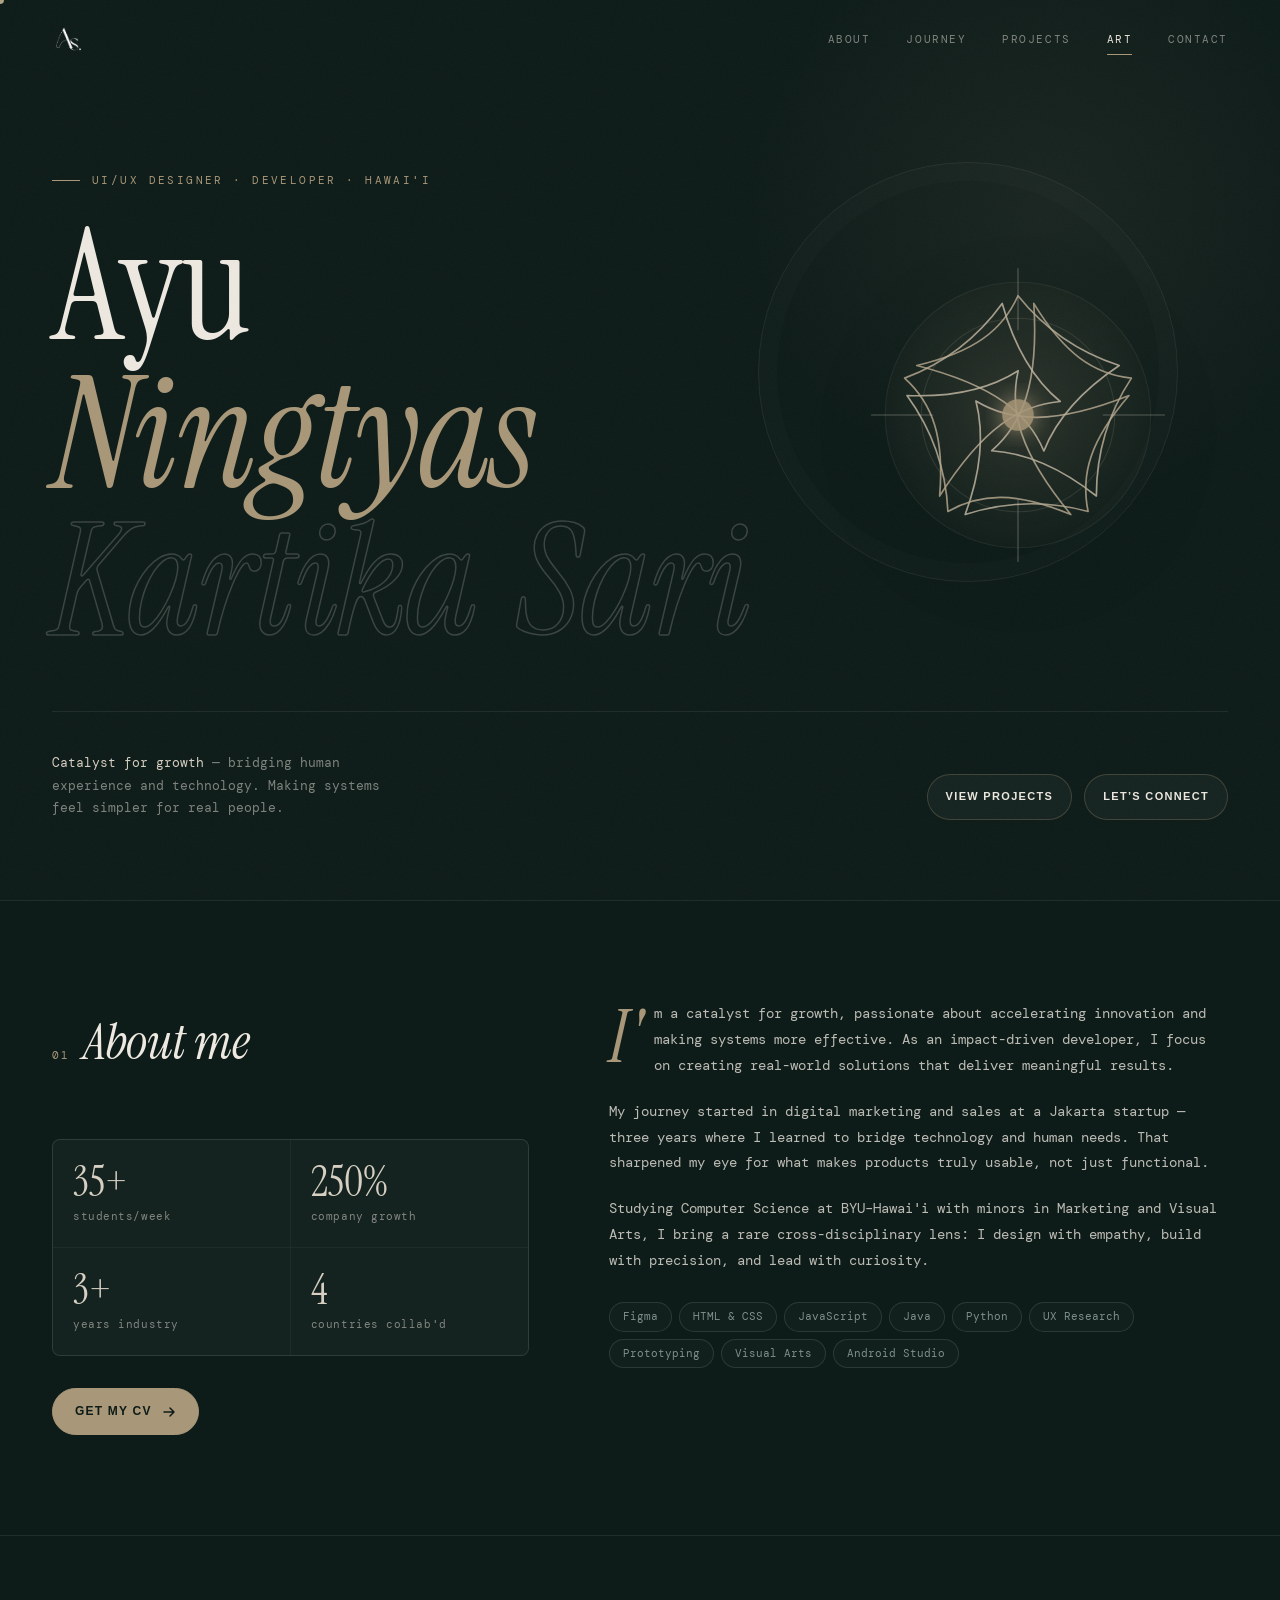
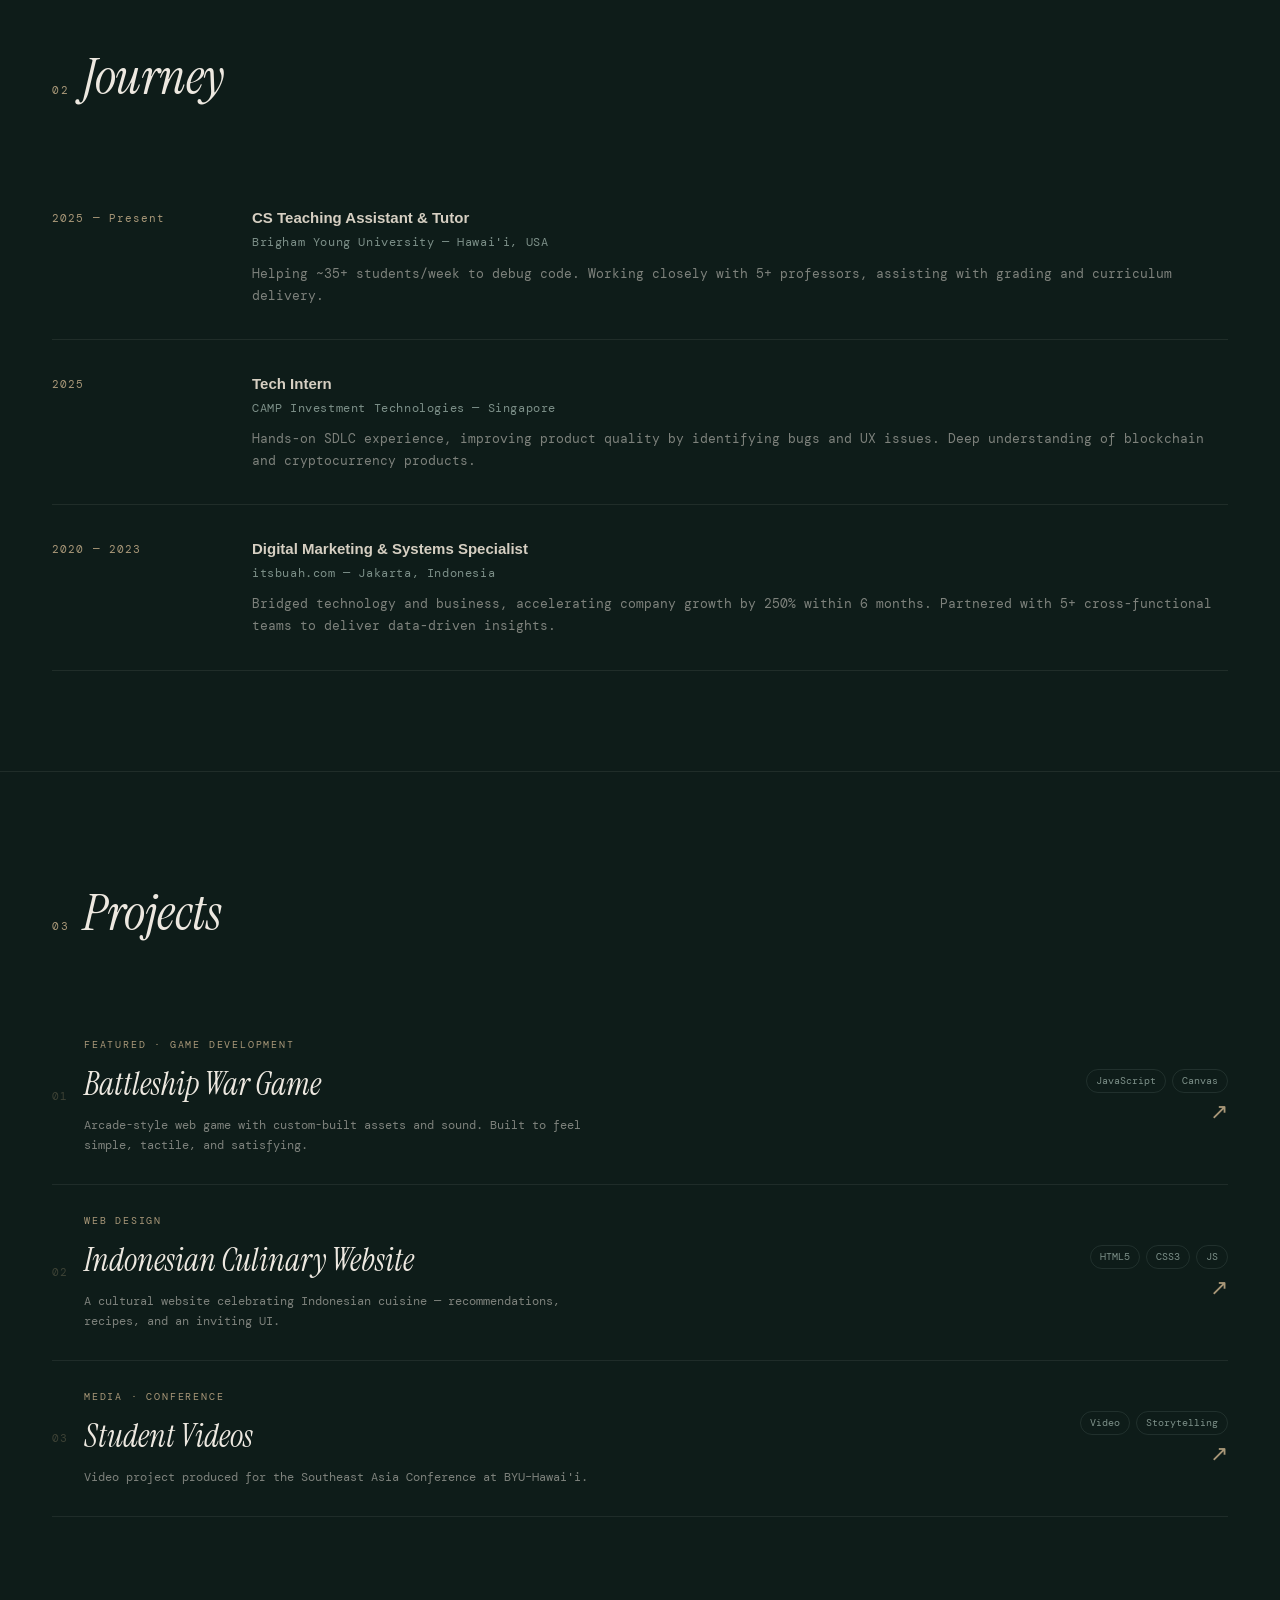
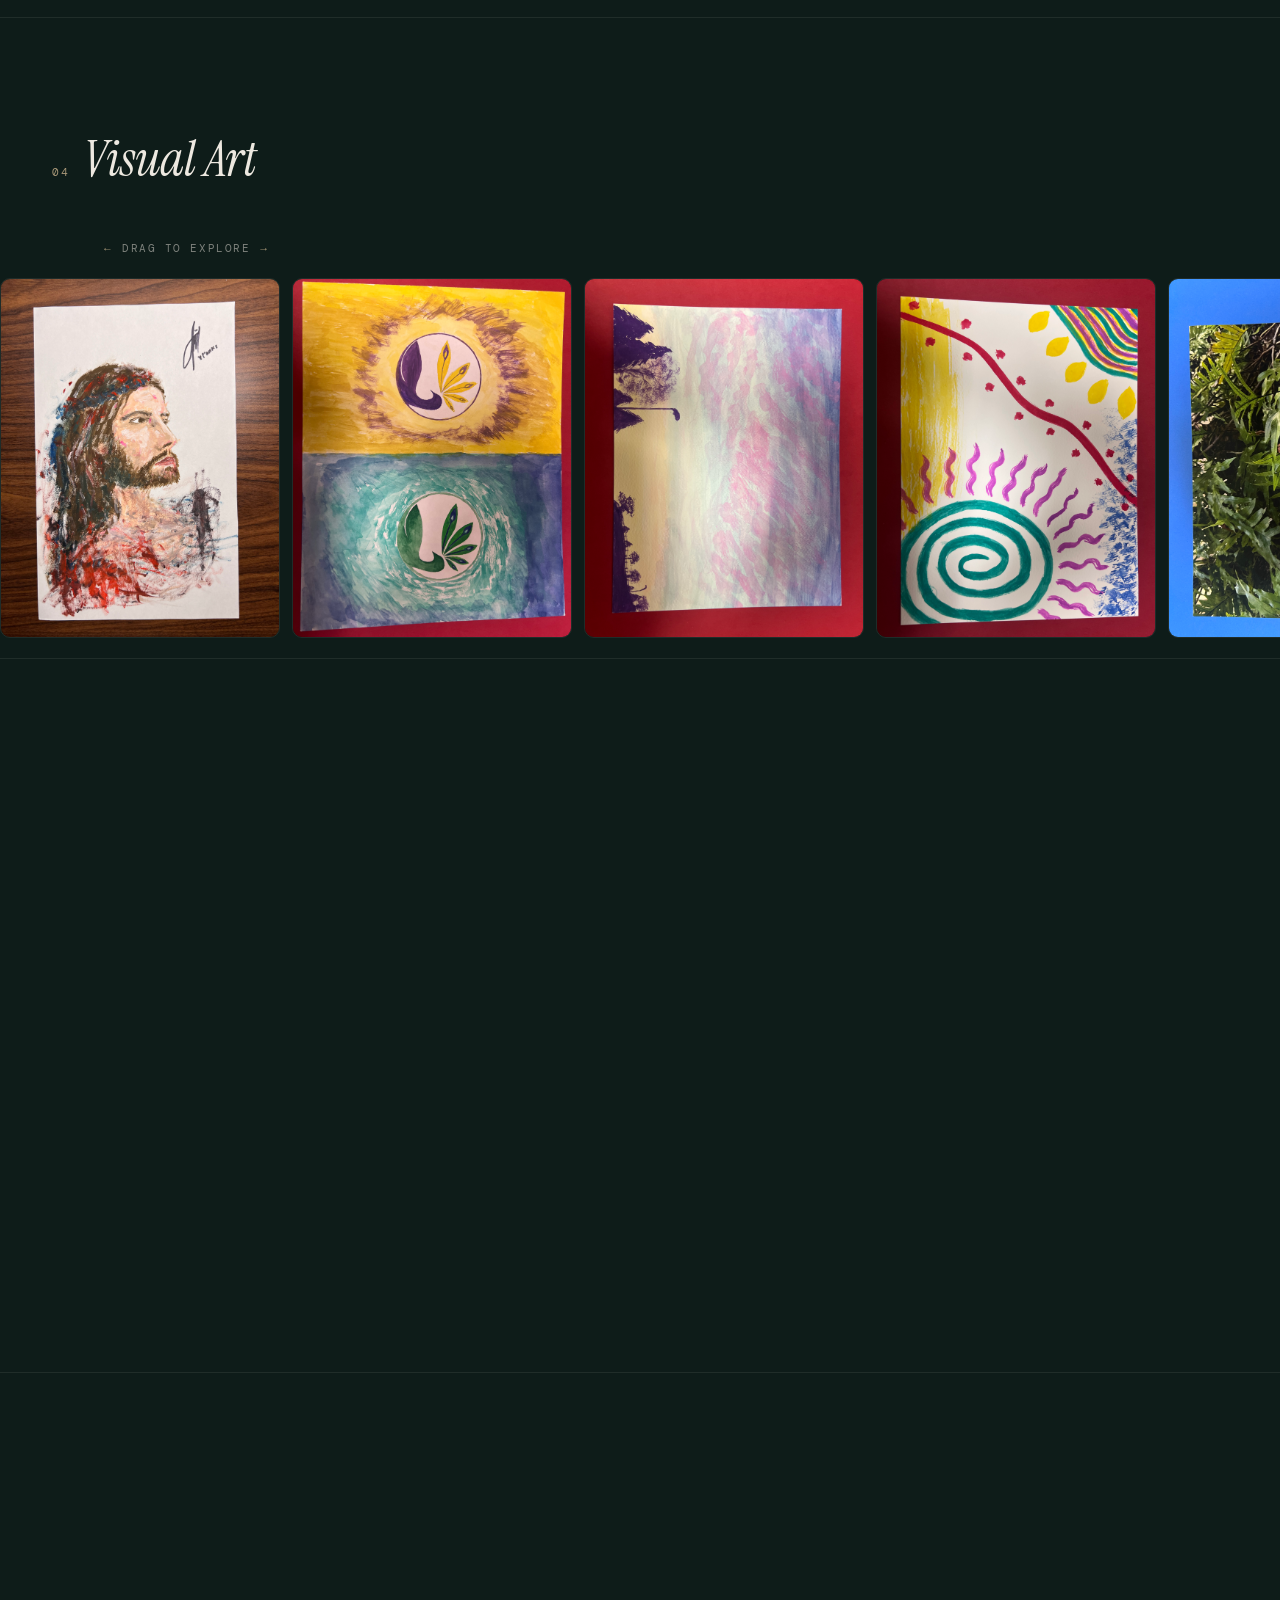
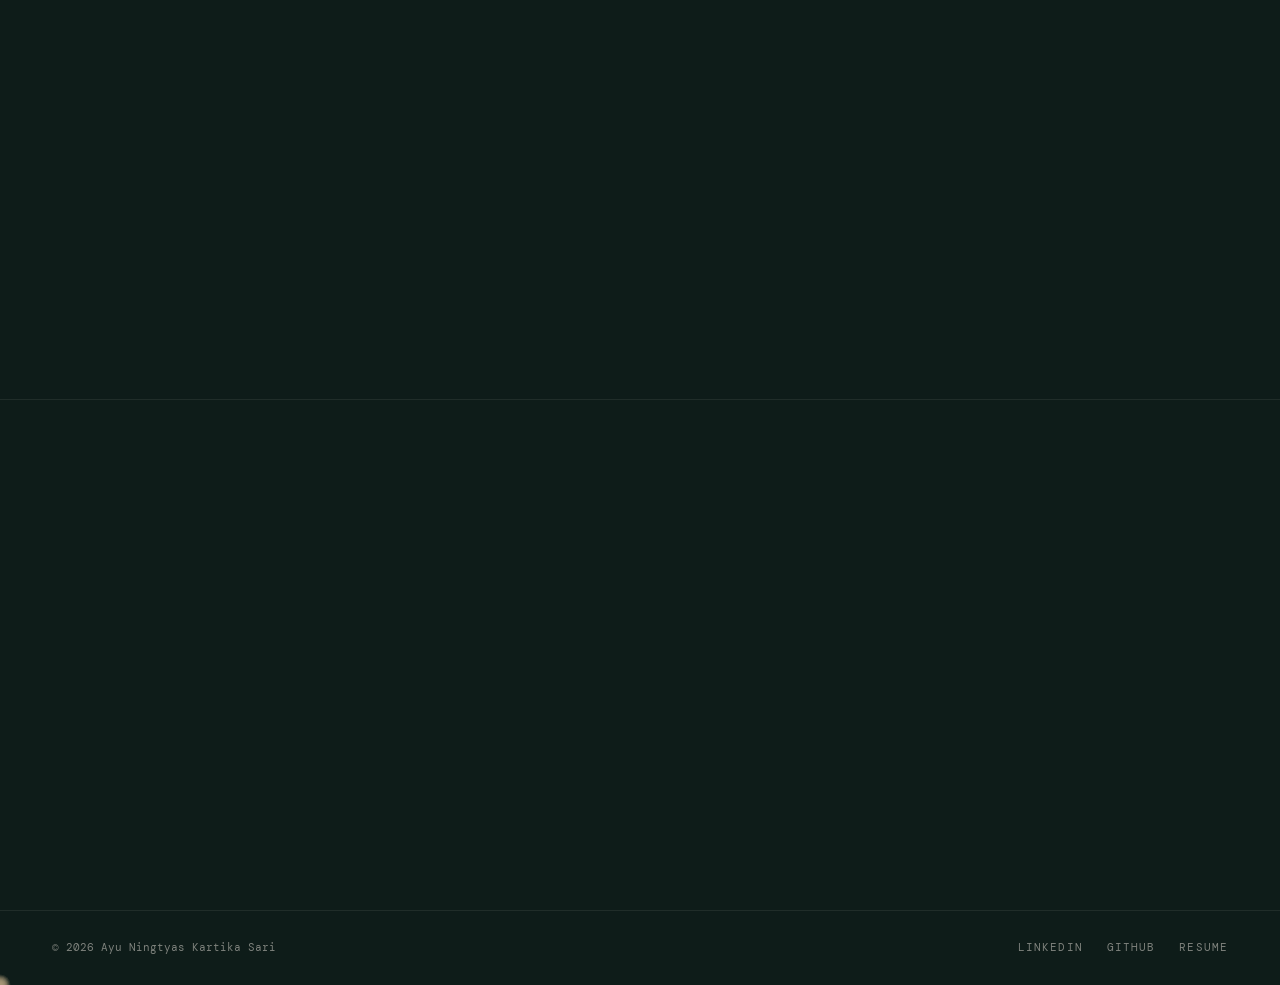
<file: test.html>
<!DOCTYPE html>
<html lang="en">
<head>
<meta charset="UTF-8"/>
<meta name="viewport" content="width=device-width, initial-scale=1.0"/>
<title>Ayu Ningtyas Kartika Sari</title>
<link rel="icon" href="assets/favicon.ico" type="image/x-icon"/>
<link rel="preconnect" href="https://fonts.googleapis.com">
<link rel="preconnect" href="https://fonts.gstatic.com" crossorigin>
<link href="https://fonts.googleapis.com/css2?family=Instrument+Serif:ital@0;1&family=DM+Mono:wght@300;400;500&family=Cabinet+Grotesk:wght@400;500;700;800&display=swap" rel="stylesheet">
<style>
:root {
  --bg:#0e1c19; --bg1:#152320; --bg2:#1c2e2a;
  --sand:#d6cfc2; --taupe:#a89778; --sage:#7d9089; --cream:#ede8e0;
  --muted:rgba(237,232,224,.5);
  --line:rgba(237,232,224,.08);
  --line2:rgba(168,151,120,.28);
  --glass:rgba(255,255,255,.035);
  --f-ser:"Instrument Serif",Georgia,serif;
  --f-grk:"Cabinet Grotesk",sans-serif;
  --f-mono:"DM Mono",monospace;
  --ease:cubic-bezier(.16,1,.3,1);
  --spring:cubic-bezier(.34,1.56,.64,1);
}
*,*::before,*::after { margin:0; padding:0; box-sizing:border-box }
html { scroll-behavior:smooth; overflow-x:hidden }
body {
  background:var(--bg);
  color:var(--cream);
  font-family:var(--f-mono);
  font-size:13px;
  line-height:1.6;
  overflow-x:hidden;
  cursor:none;
}
a { color:inherit; text-decoration:none }
img, video { display:block; max-width:100% }
button,input,textarea { font:inherit }

body::after {
  content:""; position:fixed; inset:0; z-index:9000; pointer-events:none; opacity:.028;
  background-image:url("data:image/svg+xml,%3Csvg xmlns='http://www.w3.org/2000/svg' width='300' height='300'%3E%3Cfilter id='n'%3E%3CfeTurbulence type='fractalNoise' baseFrequency='.85' numOctaves='4' stitchTiles='stitch'/%3E%3C/filter%3E%3Crect width='300' height='300' filter='url(%23n)'/%3E%3C/svg%3E");
  background-size:200px;
}

/* progress */
#scroll-progress {
  position:fixed; top:0; left:0; height:2px; width:0%; z-index:1200;
  background:linear-gradient(90deg,var(--taupe),var(--sand));
  box-shadow:0 0 18px rgba(168,151,120,.35);
}

/* cursor */
#cur-dot {
  position:fixed; width:8px; height:8px; background:var(--taupe); border-radius:50%;
  pointer-events:none; z-index:9998; transform:translate(-50%,-50%); mix-blend-mode:screen;
  transition:transform .22s var(--spring), opacity .2s;
}
#cur-label {
  position:fixed; font-family:var(--f-grk); font-size:11px; font-weight:700;
  letter-spacing:.08em; text-transform:uppercase; color:var(--bg); background:var(--taupe);
  padding:5px 10px; border-radius:20px; pointer-events:none; z-index:9999;
  transform:translate(-50%,-50%) scale(0);
  transition:transform .25s var(--spring), opacity .2s; opacity:0; white-space:nowrap;
}
.trail-dot { position:fixed; border-radius:50%; pointer-events:none; z-index:9996; transform:translate(-50%,-50%) }
body.cur-hover #cur-dot  { opacity:0; transform:translate(-50%,-50%) scale(.6) }
body.cur-hover #cur-label { transform:translate(-50%,-50%) scale(1); opacity:1 }
body.cur-click #cur-dot { transform:translate(-50%,-50%) scale(.45) }

/* nav */
nav {
  position:fixed; top:0; left:0; right:0; z-index:500;
  padding:22px 52px; display:flex; align-items:center; justify-content:space-between;
  transition:padding .3s var(--ease), background .3s, transform .35s var(--ease);
}
nav.stuck {
  padding:14px 52px; background:rgba(14,28,25,.82); backdrop-filter:blur(18px);
  border-bottom:1px solid var(--line)
}
.nav-mark { font-family:var(--f-ser); font-style:italic; font-size:1.1rem; color:var(--taupe); letter-spacing:.02em }
.nav-links { list-style:none; display:flex; gap:36px }
.nav-links a {
  font-size:11px; letter-spacing:.14em; text-transform:uppercase; color:var(--muted);
  display:inline-block; transition:color .2s, transform .2s var(--spring);
  position:relative; padding:6px 0;
}
.nav-links a::after {
  content:""; position:absolute; left:0; bottom:0; height:1px; width:100%;
  background:var(--taupe); transform:scaleX(0); transform-origin:right;
  transition:transform .35s var(--ease);
}
.nav-links a:hover,
.nav-links a.active { color:var(--cream) }
.nav-links a:hover::after,
.nav-links a.active::after { transform:scaleX(1); transform-origin:left }
.nav-ham { display:none; flex-direction:column; gap:5px; background:none; border:none; cursor:none; padding:4px }
.nav-ham span { display:block; width:22px; height:1.5px; background:var(--sand); transition:transform .3s, opacity .3s }
.nav-ham.open span:nth-child(1) { transform:translateY(6.5px) rotate(45deg) }
.nav-ham.open span:nth-child(2) { opacity:0 }
.nav-ham.open span:nth-child(3) { transform:translateY(-6.5px) rotate(-45deg) }
.mob-nav {
  position:fixed; inset:0; z-index:490; background:rgba(14,28,25,.96); backdrop-filter:blur(20px);
  display:flex; flex-direction:column; align-items:center; justify-content:center; gap:28px;
  opacity:0; pointer-events:none; transition:opacity .35s var(--ease);
}
.mob-nav.open { opacity:1; pointer-events:all }
.mob-nav a {
  font-family:var(--f-ser); font-style:italic; font-size:clamp(2.2rem,7vw,3.8rem);
  color:var(--sand); position:relative; overflow:hidden; display:inline-block;
}
.mob-nav a::after {
  content:attr(data-text); position:absolute; top:0; left:0; color:var(--taupe);
  clip-path:inset(0 100% 0 0); transition:clip-path .4s var(--ease);
}
.mob-nav a:hover::after { clip-path:inset(0 0% 0 0) }

/* toast */
.toast {
  position:fixed; right:24px; bottom:24px; z-index:1300;
  background:rgba(214,207,194,.96); color:var(--bg);
  padding:12px 16px; border-radius:999px; font-size:11px; letter-spacing:.08em;
  text-transform:uppercase; font-family:var(--f-grk); font-weight:700;
  transform:translateY(20px); opacity:0; pointer-events:none;
  transition:transform .35s var(--spring), opacity .25s var(--ease);
}
.toast.show { transform:translateY(0); opacity:1 }

/* hero */
.hero { min-height:100svh; padding:120px 52px 80px; display:grid; grid-template-rows:1fr auto; position:relative; overflow:hidden }
.hero-grid {
  display:grid;
  grid-template-columns:minmax(0,1.1fr) minmax(260px,420px);
  gap:28px 42px;
  align-items:center;
}
.hero-copy { min-width:0 }
.hero-ornament-wrap {
  display:flex;
  justify-content:center;
  align-items:center;
}
.hero-ornament {
  width:min(34vw,360px);
  min-width:260px;
  height:auto;
  filter:drop-shadow(0 20px 60px rgba(0,0,0,.2));
}
.ornament-halo {
  fill:url(#softFill);
  stroke:rgba(214,207,194,.08);
  stroke-width:1;
  animation:haloPulse 5.8s ease-in-out infinite;
}
.ornament-core {
  fill:none;
  stroke:rgba(214,207,194,.12);
  stroke-width:1;
}
.petal {
  fill:none;
  stroke:url(#lineGlow);
  stroke-width:1.5;
  stroke-linecap:round;
  stroke-linejoin:round;
  opacity:.82;
}
.orbit { transform-origin:160px 160px; }
.orbit-a { animation:floatPetalA 7s ease-in-out infinite; }
.orbit-b { animation:floatPetalB 8.4s ease-in-out infinite; }
.orbit-c { animation:floatPetalC 7.8s ease-in-out infinite; }
.orbit-d { animation:floatPetalB 9.2s ease-in-out infinite reverse; }
.orbit-e { animation:floatPetalA 8.6s ease-in-out infinite reverse; }
.ornament-center {
  fill:var(--taupe);
  opacity:.88;
  animation:centerPulse 3.2s ease-in-out infinite;
}
.line {
  stroke:rgba(214,207,194,.22);
  stroke-width:1.5;
  stroke-linecap:round;
}
.draw {
  stroke-dasharray:54;
  stroke-dashoffset:54;
  animation:drawLine 1.6s var(--ease) forwards;
}
.draw-1 { animation-delay:.35s; }
.draw-2 { animation-delay:.55s; }
.draw-3 { animation-delay:.75s; }
.draw-4 { animation-delay:.95s; }
@keyframes drawLine { to { stroke-dashoffset:0 } }
@keyframes centerPulse {
  0%,100% { transform:scale(1); opacity:.8; }
  50% { transform:scale(1.22); opacity:1; }
}
@keyframes haloPulse {
  0%,100% { transform:scale(1); opacity:.8; }
  50% { transform:scale(1.04); opacity:1; }
}
@keyframes floatPetalA {
  0%,100% { transform:rotate(0deg) translateY(0); }
  50% { transform:rotate(7deg) translateY(-4px); }
}
@keyframes floatPetalB {
  0%,100% { transform:rotate(0deg) translateY(0); }
  50% { transform:rotate(-8deg) translateY(5px); }
}
@keyframes floatPetalC {
  0%,100% { transform:rotate(0deg) scale(1); }
  50% { transform:rotate(5deg) scale(1.03); }
}
.hero::before {
  content:""; position:absolute; inset:auto 0 0 0; height:120px;
  background:linear-gradient(180deg,transparent,rgba(14,28,25,.6)); pointer-events:none;
}
.hero-blob {
  position:absolute; top:-10%; right:-5%; width:600px; height:600px;
  background:radial-gradient(ellipse,rgba(168,151,120,.08) 0%,transparent 70%);
  pointer-events:none; animation:blobbreathe 8s ease-in-out infinite;
}
.hero-noise-ring {
  position:absolute; right:8%; top:18%; width:min(42vw,420px); aspect-ratio:1;
  border:1px solid rgba(214,207,194,.09); border-radius:50%;
  box-shadow:inset 0 0 0 18px rgba(255,255,255,.01);
  animation:ringFloat 7s ease-in-out infinite;
  pointer-events:none;
}
@keyframes blobbreathe { 0%,100%{transform:scale(1) rotate(0deg)} 50%{transform:scale(1.08) rotate(6deg)} }
@keyframes ringFloat { 0%,100%{transform:translateY(0) rotate(0deg)} 50%{transform:translateY(-10px) rotate(8deg)} }

.hero-tag {
  font-size:11px; letter-spacing:.22em; text-transform:uppercase; color:var(--taupe);
  margin-bottom:28px; display:flex; align-items:center; gap:12px;
  opacity:0; animation:fadein .6s .1s var(--ease) forwards;
}
.hero-tag::before { content:""; width:28px; height:1px; background:var(--taupe) }
@keyframes fadein { to { opacity:1 } }

.mag-row {
  font-family:var(--f-ser); font-size:clamp(4.5rem,12vw,11rem);
  font-weight:400; line-height:.92; letter-spacing:-.02em;
  display:flex; flex-wrap:wrap; gap:0 .01em; margin-bottom:6px;
  opacity:0; animation:fadein .6s var(--ease) forwards;
}
.mag-row.row1 { animation-delay:.2s }
.mag-row.row2 { font-style:italic; color:var(--taupe); animation-delay:.35s }
.mag-row.row3 { -webkit-text-stroke:1.5px rgba(237,232,224,.2); color:transparent; font-style:italic; animation-delay:.5s }
.mag-ch {
  display:inline-block; cursor:none;
  transition:transform .35s var(--spring), color .2s, text-shadow .25s;
  will-change:transform;
}
.mag-row.row1 .mag-ch:hover,
.mag-row.row2 .mag-ch:hover { text-shadow:0 0 20px rgba(214,207,194,.08) }
.mag-row.row2 .mag-ch:hover { color:var(--sand); -webkit-text-stroke:0 }
.mag-row.row3 .mag-ch:hover { -webkit-text-stroke:1.5px rgba(237,232,224,.55) }

.hero-bottom {
  display:flex; align-items:flex-end; justify-content:space-between; gap:24px; flex-wrap:wrap;
  padding-top:40px; border-top:1px solid var(--line);
  opacity:0; animation:fadein .7s .8s var(--ease) forwards;
}
.hero-desc { max-width:340px; color:var(--muted); font-size:13px; line-height:1.75 }
.hero-desc strong { color:var(--sand); font-weight:400 }
.hero-actions { display:flex; gap:12px; flex-wrap:wrap; align-items:center }
.mini-btn {
  position:relative; overflow:hidden;
  display:inline-flex; align-items:center; gap:10px;
  padding:13px 18px; border-radius:999px;
  border:1px solid var(--line2); background:var(--glass);
  font-family:var(--f-grk); font-size:11px; font-weight:700;
  letter-spacing:.12em; text-transform:uppercase;
  transition:transform .25s var(--spring), border-color .25s, background .25s;
  cursor:none;
}
.mini-btn::before {
  content:""; position:absolute; inset:0; transform:translateX(-120%);
  background:linear-gradient(90deg,transparent,rgba(255,255,255,.14),transparent);
}
.mini-btn:hover { transform:translateY(-3px); border-color:rgba(214,207,194,.26); background:rgba(255,255,255,.055) }
.mini-btn:hover::before { animation:shine .9s var(--ease) }
@keyframes shine { to { transform:translateX(120%) } }

/* sections */
.sec { padding:100px 52px; border-top:1px solid var(--line); position:relative }
.sec-row { display:flex; align-items:baseline; gap:14px; margin-bottom:56px }
.sec-num { font-size:11px; color:var(--taupe); letter-spacing:.14em }
.sec-title { font-family:var(--f-ser); font-style:italic; font-size:clamp(2.2rem,4vw,3.4rem); font-weight:400; color:var(--cream); letter-spacing:-.01em }

/* about */
#about.sec { display:grid; grid-template-columns:1fr 1.3fr; gap:80px; align-items:start }
.about-sticky { position:sticky; top:100px }
.stat-grid {
  display:grid; grid-template-columns:1fr 1fr; gap:1px; background:var(--line);
  border:1px solid var(--line); border-radius:8px; overflow:hidden; margin-bottom:32px;
}
.stat-cell {
  background:var(--bg1); padding:22px 20px; position:relative; overflow:hidden;
  transition:transform .28s var(--spring), background .3s, box-shadow .3s;
}
.stat-cell::before {
  content:""; position:absolute; inset:0; background:radial-gradient(circle at var(--mx,50%) var(--my,50%), rgba(168,151,120,.18), transparent 38%);
  opacity:0; transition:opacity .25s;
}
.stat-cell:hover::before { opacity:1 }
.stat-cell:hover { transform:translateY(-3px); box-shadow:0 14px 24px rgba(0,0,0,.16) }
.stat-n { font-family:var(--f-ser); font-size:2.6rem; color:var(--sand); line-height:1; display:block }
.stat-l { font-size:11px; color:var(--muted); margin-top:4px; display:block; letter-spacing:.05em }
.cv-btn {
  position:relative; overflow:hidden;
  display:inline-flex; align-items:center; gap:10px;
  font-family:var(--f-grk); font-size:12px; font-weight:700; letter-spacing:.1em; text-transform:uppercase;
  color:var(--bg); background:var(--taupe); padding:13px 22px; border-radius:999px; border:1.5px solid var(--taupe);
  transition:background .2s, gap .25s var(--spring), transform .2s var(--spring), box-shadow .3s; cursor:none;
}
.cv-btn::before {
  content:""; position:absolute; inset:0; transform:translateX(-120%);
  background:linear-gradient(90deg,transparent,rgba(255,255,255,.28),transparent);
}
.cv-btn:hover { background:var(--sand); gap:18px; transform:translateY(-3px); box-shadow:0 16px 30px rgba(0,0,0,.18) }
.cv-btn:hover::before { animation:shine .9s var(--ease) }
.cv-btn svg { transition:transform .25s var(--spring) }
.cv-btn:hover svg { transform:translateX(4px) }
.about-body p { font-size:14px; color:rgba(237,232,224,.78); line-height:1.85; margin-bottom:20px }
.drop-cap::first-letter { font-family:var(--f-ser); font-size:4.5rem; font-style:italic; float:left; line-height:.72; margin-right:10px; margin-top:10px; color:var(--taupe) }
.skill-chips { display:flex; flex-wrap:wrap; gap:7px; margin-top:28px }
.chip {
  font-size:11px; color:var(--sage); border:1px solid rgba(125,144,137,.22); padding:5px 13px; border-radius:20px;
  background:rgba(125,144,137,.04); transition:color .2s, border-color .2s, transform .2s var(--spring), background .2s; cursor:none
}
.chip:hover { color:var(--cream); border-color:rgba(125,144,137,.5); transform:translateY(-2px) scale(1.02); background:rgba(125,144,137,.08) }

/* journey */
.journey-list { display:grid; gap:0 }
.j-item {
  display:grid; grid-template-columns:160px 1fr; gap:0 40px; padding:32px 0; border-bottom:1px solid var(--line);
  position:relative; transition:padding-left .3s var(--ease), background .3s, border-color .3s;
}
.j-item::before { content:""; position:absolute; left:0; top:0; bottom:0; width:2px; background:var(--taupe); transform:scaleY(0); transform-origin:top; transition:transform .4s var(--ease) }
.j-item:hover { padding-left:16px; background:linear-gradient(90deg,rgba(168,151,120,.04),transparent) }
.j-item:hover::before { transform:scaleY(1) }
.j-date { font-size:11px; color:var(--taupe); letter-spacing:.1em; padding-top:4px }
.j-role { font-family:var(--f-grk); font-size:15px; font-weight:700; color:var(--sand); margin-bottom:3px }
.j-org { font-size:12px; color:var(--sage); letter-spacing:.05em; margin-bottom:10px }
.j-desc { font-size:13px; color:var(--muted); line-height:1.7 }

/* projects */
.proj-list { display:grid; gap:0 }
.proj-item {
  display:grid; grid-template-columns:1fr auto; align-items:center; gap:20px;
  padding:28px 0; border-bottom:1px solid var(--line); cursor:none;
  position:relative; overflow:hidden; transition:padding-left .3s var(--ease), transform .25s var(--ease), border-color .25s;
  transform-style:preserve-3d;
}
.proj-item::after {
  content:""; position:absolute; inset:0;
  background:linear-gradient(90deg,rgba(168,151,120,.05),transparent);
  opacity:0; transition:opacity .3s;
}
.proj-item:hover { padding-left:20px; border-color:rgba(168,151,120,.18) }
.proj-item:hover::after { opacity:1 }
.proj-num { position:absolute; left:0; font-size:11px; color:rgba(168,151,120,.3); letter-spacing:.1em; transition:color .2s }
.proj-item:hover .proj-num { color:var(--taupe) }
.proj-left { padding-left:32px; transform:translateZ(10px) }
.proj-cat { font-size:10px; letter-spacing:.18em; text-transform:uppercase; color:var(--taupe); margin-bottom:6px }
.proj-name { font-family:var(--f-ser); font-size:clamp(1.4rem,2.5vw,2rem); font-style:italic; color:var(--cream); transition:color .2s }
.proj-item:hover .proj-name { color:var(--sand) }
.proj-desc { font-size:12px; color:var(--muted); margin-top:6px; max-width:520px; line-height:1.65 }
.proj-right { display:flex; flex-direction:column; align-items:flex-end; gap:8px; transform:translateZ(24px) }
.proj-tags { display:flex; gap:6px; flex-wrap:wrap; justify-content:flex-end }
.proj-tag { font-size:10px; color:var(--sage); border:1px solid rgba(125,144,137,.18); padding:3px 9px; border-radius:999px }
.proj-arrow { font-size:1.4rem; color:var(--taupe); transition:transform .3s var(--spring), color .2s; line-height:1 }
.proj-item:hover .proj-arrow { transform:translate(6px,-4px); color:var(--sand) }
#proj-preview {
  position:fixed; width:220px; height:140px; border-radius:10px; overflow:hidden;
  pointer-events:none; z-index:600; opacity:0; transform:scale(.9) rotate(-3deg);
  transition:opacity .25s var(--ease), transform .3s var(--spring); border:1px solid var(--line2);
  box-shadow:0 24px 50px rgba(0,0,0,.3);
}
#proj-preview img, #proj-preview video { width:100%; height:100%; object-fit:cover }

/* art */
.art-outer { overflow:hidden }
.art-track {
  display:flex; gap:12px; padding:0 52px 20px;
  overflow-x:auto; scroll-snap-type:x mandatory; scrollbar-width:none; cursor:grab;
}
.art-track:active { cursor:grabbing }
.art-track::-webkit-scrollbar { display:none }
.art-card {
  flex:0 0 280px; height:360px; border-radius:10px; overflow:hidden; position:relative;
  border:1px solid var(--line); scroll-snap-align:start; transform-style:preserve-3d;
  transition:transform .3s var(--ease), border-color .3s;
}
.art-card img { width:100%; height:100%; object-fit:cover; transition:transform .5s var(--ease), filter .4s }
.art-card:hover { border-color:rgba(168,151,120,.24) }
.art-card:hover img { transform:scale(1.06); filter:brightness(1.08) }
.art-card-cap {
  position:absolute; bottom:0; left:0; right:0; padding:40px 18px 18px;
  background:linear-gradient(transparent,rgba(14,28,25,.9));
  font-family:var(--f-grk); font-size:13px; font-weight:600; color:var(--sand); letter-spacing:.04em;
  transform:translateY(6px); opacity:0; transition:opacity .3s, transform .3s var(--ease);
}
.art-card:hover .art-card-cap { opacity:1; transform:translateY(0) }
.drag-hint { padding:12px 52px 0; font-size:11px; letter-spacing:.14em; text-transform:uppercase; color:var(--muted); display:flex; align-items:center; gap:10px; margin-bottom:20px }
.drag-hint::before { content:"←"; color:var(--taupe) }
.drag-hint::after  { content:"→"; color:var(--taupe) }

/* cards */
.fb-grid { display:grid; grid-template-columns:repeat(3,1fr); gap:12px }
.fb-card,
.blog-card {
  border:1px solid var(--line); border-radius:10px; padding:28px; background:var(--bg1);
  transition:border-color .3s, transform .3s var(--ease), box-shadow .3s;
  transform-style:preserve-3d;
}
.fb-card:hover,
.blog-card:hover { border-color:var(--line2); transform:translateY(-4px); box-shadow:0 18px 40px rgba(0,0,0,.18) }
.fb-q { font-family:var(--f-ser); font-size:4rem; line-height:.6; color:var(--taupe); opacity:.3; margin-bottom:16px }
.fb-text { font-size:13px; color:rgba(237,232,224,.72); line-height:1.8; font-style:italic; margin-bottom:20px }
.fb-author { border-top:1px solid var(--line); padding-top:16px }
.fb-name { font-family:var(--f-grk); font-size:13px; font-weight:700; color:var(--sand) }
.fb-ctx { font-size:11px; color:var(--muted); margin-top:2px; letter-spacing:.04em }
.fb-date { font-size:10px; color:var(--taupe); margin-top:6px; letter-spacing:.1em }
.blog-grid { display:grid; grid-template-columns:1fr 1fr; gap:12px }
.blog-eyebrow { font-size:10px; letter-spacing:.18em; text-transform:uppercase; color:var(--taupe); display:flex; align-items:center; gap:8px; margin-bottom:14px }
.blog-eyebrow::before { content:""; width:18px; height:1px; background:var(--taupe) }
.blog-title { font-family:var(--f-grk); font-size:17px; font-weight:700; color:var(--sand); margin-bottom:10px; line-height:1.3 }
.blog-desc { font-size:13px; color:var(--muted); line-height:1.7; margin-bottom:20px }
.blog-links { display:flex; flex-direction:column; gap:9px }
.blog-link { font-size:12px; color:var(--sage); display:flex; align-items:center; gap:6px; transition:color .2s, gap .2s var(--spring), transform .2s var(--spring) }
.blog-link::before { content:"→"; color:var(--taupe); font-size:11px; flex-shrink:0 }
.blog-link:hover { color:var(--cream); gap:10px; transform:translateX(4px) }

/* contact */
.contact-wrap { display:grid; grid-template-columns:1fr 1fr; gap:80px; align-items:center }
.contact-hl { font-family:var(--f-ser); font-size:clamp(3rem,6vw,5.5rem); font-weight:400; line-height:1.05; color:var(--cream) }
.contact-hl em { font-style:italic; color:var(--taupe) }
.contact-sub { margin-top:18px; font-size:14px; color:var(--muted); line-height:1.7; max-width:380px }
.contact-items { display:flex; flex-direction:column; gap:10px }
.contact-row {
  display:flex; align-items:center; justify-content:space-between;
  padding:16px 22px; border:1px solid var(--line); border-radius:10px; background:var(--bg1);
  transition:border-color .25s, transform .25s var(--spring), background .25s; cursor:none;
}
.contact-row:hover { border-color:var(--line2); transform:translateX(6px); background:rgba(255,255,255,.02) }
.contact-label { font-size:10px; letter-spacing:.14em; text-transform:uppercase; color:var(--taupe); margin-bottom:3px }
.contact-val { font-family:var(--f-grk); font-size:13px; font-weight:600; color:var(--sand) }
.contact-arr { color:var(--taupe); font-size:1.2rem; transition:transform .25s var(--spring) }
.contact-row:hover .contact-arr { transform:translateX(4px) }
.send-btn {
  display:block; text-align:center; background:var(--taupe); color:var(--bg);
  font-family:var(--f-grk); font-size:12px; font-weight:700; letter-spacing:.12em; text-transform:uppercase;
  padding:15px 22px; border-radius:999px; margin-top:10px;
  transition:background .2s, transform .2s var(--spring), box-shadow .3s; cursor:none;
}
.send-btn:hover { background:var(--sand); transform:translateY(-3px); box-shadow:0 18px 32px rgba(0,0,0,.18) }

/* footer */
footer { padding:28px 52px; border-top:1px solid var(--line); display:flex; align-items:center; justify-content:space-between; flex-wrap:wrap; gap:12px }
.foot-copy { font-size:11px; color:var(--muted) }
.foot-links { display:flex; gap:24px }
.foot-links a { font-size:11px; letter-spacing:.1em; text-transform:uppercase; color:var(--muted); transition:color .2s, transform .2s var(--spring) }
.foot-links a:hover { color:var(--sand); transform:translateY(-2px) }

/* reveal */
.r { opacity:0; transform:translateY(22px); transition:opacity .7s var(--ease), transform .7s var(--ease) }
.r.d1 { transition-delay:.1s } .r.d2 { transition-delay:.2s } .r.d3 { transition-delay:.3s }
.r.on { opacity:1; transform:translateY(0) }

/* tilt opt-in */
[data-tilt] { will-change:transform }

/* reduced motion */
@media(max-width:960px) {
  #about.sec { grid-template-columns:1fr; gap:40px }
  .about-sticky { position:static }
  .fb-grid { grid-template-columns:1fr }
  .blog-grid { grid-template-columns:1fr }
  .contact-wrap { grid-template-columns:1fr; gap:40px }
}
@media(max-width:768px) {
  body { cursor:auto }
  #cur-dot,#cur-label,.trail-dot { display:none }
  nav, nav.stuck { padding:16px 24px }
  .nav-links { display:none } .nav-ham { display:flex }
  .hero { padding:100px 24px 60px }
  .hero-grid {
    grid-template-columns:1fr;
    gap:20px;
  }
  .hero-ornament-wrap {
    order:2;
    justify-content:flex-start;
  }
  .hero-ornament {
    width:min(72vw,280px);
    min-width:0;
  }
  .sec { padding:80px 24px }
  .art-track { padding:0 24px 20px }
  .drag-hint { padding:12px 24px 0 }
  footer { padding:24px }
  .j-item { grid-template-columns:1fr; gap:6px }
  .proj-item { grid-template-columns:1fr }
  .proj-right { align-items:flex-start; flex-direction:row; flex-wrap:wrap }
  #proj-preview { display:none }
}
@media(prefers-reduced-motion:reduce) {
  *,*::before,*::after { animation-duration:.01ms!important; transition-duration:.01ms!important; scroll-behavior:auto!important }
  .hero-blob,.hero-noise-ring,#scroll-progress { animation:none!important }
}
</style>
</head>
<body>
<div id="scroll-progress"></div>
<div class="toast" id="toast">Copied to clipboard</div>

<div id="cur-dot"></div>
<div id="cur-label"></div>

<nav id="nav">
  <a href="#top"><img src="assets/logo.png" alt="Ayu Ningtyas" style="height:36px;width:auto;display:block;"></a>
  <ul class="nav-links">
    <li><a href="#about">About</a></li>
    <li><a href="#journey">Journey</a></li>
    <li><a href="#projects">Projects</a></li>
    <li><a href="#art">Art</a></li>
    <li><a href="#contact">Contact</a></li>
  </ul>
  <button class="nav-ham" id="navHam" aria-label="Menu"><span></span><span></span><span></span></button>
</nav>

<nav class="mob-nav" id="mobNav">
  <a href="#about" data-text="About" class="mob-link">About</a>
  <a href="#journey" data-text="Journey" class="mob-link">Journey</a>
  <a href="#projects" data-text="Projects" class="mob-link">Projects</a>
  <a href="#art" data-text="Art" class="mob-link">Art</a>
  <a href="#contact" data-text="Contact" class="mob-link">Contact</a>
</nav>

<section class="hero" id="top">
  <div class="hero-blob" aria-hidden="true"></div>
  <div class="hero-noise-ring" aria-hidden="true"></div>
  <div class="hero-grid">
    <div class="hero-copy">
      <p class="hero-tag">UI/UX Designer · Developer · Hawai'i</p>
      <div class="mag-row row1" id="heroRow1" aria-label="Ayu"></div>
      <div class="mag-row row2" id="heroRow2" aria-label="Ningtyas"></div>
      <div class="mag-row row3" id="heroRow3" aria-label="Kartika Sari"></div>
    </div>

    <div class="hero-ornament-wrap r d1" aria-hidden="true">
      <svg class="hero-ornament" viewBox="0 0 320 320" fill="none" xmlns="http://www.w3.org/2000/svg">
        <defs>
          <linearGradient id="lineGlow" x1="30" y1="40" x2="280" y2="280" gradientUnits="userSpaceOnUse">
            <stop stop-color="#a89778"/>
            <stop offset="1" stop-color="#d6cfc2"/>
          </linearGradient>
          <radialGradient id="softFill" cx="0" cy="0" r="1" gradientUnits="userSpaceOnUse" gradientTransform="translate(160 160) rotate(90) scale(140)">
            <stop stop-color="#a89778" stop-opacity="0.18"/>
            <stop offset="1" stop-color="#a89778" stop-opacity="0"/>
          </radialGradient>
          <filter id="blurGlow" x="-50%" y="-50%" width="200%" height="200%">
            <feGaussianBlur stdDeviation="10" result="b"/>
            <feMerge>
              <feMergeNode in="b"/>
              <feMergeNode in="SourceGraphic"/>
            </feMerge>
          </filter>
        </defs>

        <circle cx="160" cy="160" r="118" class="ornament-halo" />
        <circle cx="160" cy="160" r="86" class="ornament-core" />

        <g class="orbit orbit-a">
          <path d="M160 54C184 84 213 104 250 116C223 134 196 159 183 192C169 159 140 134 70 116C121 104 146 85 160 54Z" class="petal petal-a"/>
        </g>
        <g class="orbit orbit-b">
          <path d="M160 54C184 84 213 104 250 116C223 134 196 159 183 192C169 159 140 134 70 116C121 104 146 85 160 54Z" class="petal petal-b" transform="rotate(72 160 160)"/>
        </g>
        <g class="orbit orbit-c">
          <path d="M160 54C184 84 213 104 250 116C223 134 196 159 183 192C169 159 140 134 70 116C121 104 146 85 160 54Z" class="petal petal-c" transform="rotate(144 160 160)"/>
        </g>
        <g class="orbit orbit-d">
          <path d="M160 54C184 84 213 104 250 116C223 134 196 159 183 192C169 159 140 134 70 116C121 104 146 85 160 54Z" class="petal petal-d" transform="rotate(216 160 160)"/>
        </g>
        <g class="orbit orbit-e">
          <path d="M160 54C184 84 213 104 250 116C223 134 196 159 183 192C169 159 140 134 70 116C121 104 146 85 160 54Z" class="petal petal-e" transform="rotate(288 160 160)"/>
        </g>

        <circle cx="160" cy="160" r="14" class="ornament-center" filter="url(#blurGlow)"/>
        <path d="M160 30V84" class="line draw draw-1"/>
        <path d="M290 160H236" class="line draw draw-2"/>
        <path d="M160 290V236" class="line draw draw-3"/>
        <path d="M30 160H84" class="line draw draw-4"/>
      </svg>
    </div>
  </div>
  <div class="hero-bottom">
    <p class="hero-desc"><strong>Catalyst for growth</strong> — bridging human experience and technology. Making systems feel simpler for real people.</p>
    <div class="hero-actions">
      <a href="#projects" class="mini-btn" data-cur="Explore">View Projects</a>
      <a href="mailto:ayunks27@go.byuh.edu" class="mini-btn" data-cur="Email">Let’s Connect</a>
    </div>
  </div>
</section>

<section id="about" class="sec">
  <div class="about-sticky r">
    <div class="sec-row"><span class="sec-num">01</span><h2 class="sec-title" data-scramble="About me">About me</h2></div>
    <div class="stat-grid">
      <div class="stat-cell"><span class="stat-n">35+</span><span class="stat-l">students/week</span></div>
      <div class="stat-cell"><span class="stat-n">250%</span><span class="stat-l">company growth</span></div>
      <div class="stat-cell"><span class="stat-n">3+</span><span class="stat-l">years industry</span></div>
      <div class="stat-cell"><span class="stat-n">4</span><span class="stat-l">countries collab'd</span></div>
    </div>
    <a href="/assets/resume_ayu_sari.pdf" download class="cv-btn" data-cur="Download">
      Get my CV
      <svg width="14" height="14" viewBox="0 0 14 14" fill="none"><path d="M2 7H12M12 7L8 3M12 7L8 11" stroke="currentColor" stroke-width="1.5" stroke-linecap="round" stroke-linejoin="round"/></svg>
    </a>
  </div>
  <div class="about-body r d1">
    <p class="drop-cap">I'm a catalyst for growth, passionate about accelerating innovation and making systems more effective. As an impact-driven developer, I focus on creating real-world solutions that deliver meaningful results.</p>
    <p>My journey started in digital marketing and sales at a Jakarta startup — three years where I learned to bridge technology and human needs. That sharpened my eye for what makes products truly usable, not just functional.</p>
    <p>Studying Computer Science at BYU–Hawai'i with minors in Marketing and Visual Arts, I bring a rare cross-disciplinary lens: I design with empathy, build with precision, and lead with curiosity.</p>
    <div class="skill-chips">
      <span class="chip">Figma</span>
      <span class="chip">HTML & CSS</span>
      <span class="chip">JavaScript</span>
      <span class="chip">Java</span>
      <span class="chip">Python</span>
      <span class="chip">UX Research</span>
      <span class="chip">Prototyping</span>
      <span class="chip">Visual Arts</span>
      <span class="chip">Android Studio</span>
    </div>
  </div>
</section>

<section id="journey" class="sec">
  <div class="sec-row r"><span class="sec-num">02</span><h2 class="sec-title" data-scramble="Journey">Journey</h2></div>
  <div class="journey-list">
    <div class="j-item r">
      <div class="j-date">2025 — Present</div>
      <div class="j-right">
        <div class="j-role">CS Teaching Assistant & Tutor</div>
        <div class="j-org">Brigham Young University — Hawai'i, USA</div>
        <div class="j-desc">Helping ~35+ students/week to debug code. Working closely with 5+ professors, assisting with grading and curriculum delivery.</div>
      </div>
    </div>
    <div class="j-item r d1">
      <div class="j-date">2025</div>
      <div class="j-right">
        <div class="j-role">Tech Intern</div>
        <div class="j-org">CAMP Investment Technologies — Singapore</div>
        <div class="j-desc">Hands-on SDLC experience, improving product quality by identifying bugs and UX issues. Deep understanding of blockchain and cryptocurrency products.</div>
      </div>
    </div>
    <div class="j-item r d2">
      <div class="j-date">2020 — 2023</div>
      <div class="j-right">
        <div class="j-role">Digital Marketing & Systems Specialist</div>
        <div class="j-org">itsbuah.com — Jakarta, Indonesia</div>
        <div class="j-desc">Bridged technology and business, accelerating company growth by 250% within 6 months. Partnered with 5+ cross-functional teams to deliver data-driven insights.</div>
      </div>
    </div>
  </div>
</section>

<section id="projects" class="sec">
  <div class="sec-row r"><span class="sec-num">03</span><h2 class="sec-title" data-scramble="Projects">Projects</h2></div>
  <div id="proj-preview"></div>
  <div class="proj-list">
    <div class="proj-item r" data-tilt data-preview="/assets/battleship.mp4" data-preview-type="video" data-cur="Play">
      <span class="proj-num">01</span>
      <div class="proj-left">
        <div class="proj-cat">Featured · Game Development</div>
        <div class="proj-name">Battleship War Game</div>
        <div class="proj-desc">Arcade-style web game with custom-built assets and sound. Built to feel simple, tactile, and satisfying.</div>
      </div>
      <div class="proj-right">
        <div class="proj-tags"><span class="proj-tag">JavaScript</span><span class="proj-tag">Canvas</span></div>
        <a href="https://ayuningtyaskartikas.github.io/mybattleshipwar/main.html" target="_blank" class="proj-arrow">↗</a>
      </div>
    </div>
    <div class="proj-item r d1" data-tilt data-preview="/assets/web.png" data-preview-type="img" data-cur="View">
      <span class="proj-num">02</span>
      <div class="proj-left">
        <div class="proj-cat">Web Design</div>
        <div class="proj-name">Indonesian Culinary Website</div>
        <div class="proj-desc">A cultural website celebrating Indonesian cuisine — recommendations, recipes, and an inviting UI.</div>
      </div>
      <div class="proj-right">
        <div class="proj-tags"><span class="proj-tag">HTML5</span><span class="proj-tag">CSS3</span><span class="proj-tag">JS</span></div>
        <a href="https://cs401w2018.github.io/projects-ayuningtyaskartikas/final/indonesia-culinary/menu.html" target="_blank" class="proj-arrow">↗</a>
      </div>
    </div>
    <div class="proj-item r d2" data-tilt data-preview="/assets/student.png" data-preview-type="img" data-cur="View">
      <span class="proj-num">03</span>
      <div class="proj-left">
        <div class="proj-cat">Media · Conference</div>
        <div class="proj-name">Student Videos</div>
        <div class="proj-desc">Video project produced for the Southeast Asia Conference at BYU–Hawai'i.</div>
      </div>
      <div class="proj-right">
        <div class="proj-tags"><span class="proj-tag">Video</span><span class="proj-tag">Storytelling</span></div>
        <a href="https://bg.byuh.edu/student-videos" target="_blank" class="proj-arrow">↗</a>
      </div>
    </div>
  </div>
</section>

<section id="art" class="sec" style="padding-bottom:0">
  <div class="sec-row r" style="margin-bottom:28px"><span class="sec-num">04</span><h2 class="sec-title" data-scramble="Visual Art">Visual Art</h2></div>
  <p class="drag-hint r">Drag to explore</p>
</section>
<div class="art-outer r">
  <div class="art-track" id="artTrack">
    <div class="art-card" data-tilt><img src="assets/img1.jpeg" alt="Jesus Christ" loading="lazy"><div class="art-card-cap">Jesus Christ</div></div>
    <div class="art-card" data-tilt><img src="assets/img2.jpeg" alt="Twin Peacock" loading="lazy"><div class="art-card-cap">Twin Peacock</div></div>
    <div class="art-card" data-tilt><img src="assets/img3.jpeg" alt="Purple Sunset" loading="lazy"><div class="art-card-cap">Purple Sunset</div></div>
    <div class="art-card" data-tilt><img src="assets/img4.jpeg" alt="Be You" loading="lazy"><div class="art-card-cap">Be You</div></div>
    <div class="art-card" data-tilt><img src="assets/img5.jpeg" alt="The Frog" loading="lazy"><div class="art-card-cap">The Frog</div></div>
    <div class="art-card" data-tilt><img src="assets/img7.jpeg" alt="Dreamer Cat" loading="lazy"><div class="art-card-cap">Dreamer Cat</div></div>
  </div>
</div>

<section id="feedback" class="sec">
  <div class="sec-row r"><span class="sec-num">05</span><h2 class="sec-title" data-scramble="Peer Feedback">Peer Feedback</h2></div>
  <div class="fb-grid">
    <div class="fb-card r" data-tilt>
      <div class="fb-q">"</div>
      <p class="fb-text">Her dedication to completing the project on time while ensuring high-quality results was remarkable. Even when we encountered challenges, Ayu consistently demonstrated professionalism, patience, and kindness toward every member of the group.</p>
      <div class="fb-author"><div class="fb-name">Aquima Catayoc</div><div class="fb-ctx">Business Marketing Class</div><div class="fb-date">Dec 2025</div></div>
    </div>
    <div class="fb-card r d1" data-tilt>
      <div class="fb-q">"</div>
      <p class="fb-text">You are a remarkable individual and I'm happy that I was able to work alongside you for this conference. I just know that great things are ahead of you!</p>
      <div class="fb-author"><div class="fb-name">Cynthia Uvang</div><div class="fb-ctx">RFHD BYU–Hawaii</div><div class="fb-date">May 2025</div></div>
    </div>
    <div class="fb-card r d2" data-tilt>
      <div class="fb-q">"</div>
      <p class="fb-text">She consistently stands out for her positive attitude and strong teamwork. Always eager to help others — completing tasks efficiently and approaching every situation with kindness and professionalism.</p>
      <div class="fb-author"><div class="fb-name">Julia Shih</div><div class="fb-ctx">Business Marketing Class</div><div class="fb-date">Dec 2025</div></div>
    </div>
  </div>
</section>

<section id="blogs" class="sec">
  <div class="sec-row r"><span class="sec-num">06</span><h2 class="sec-title" data-scramble="Writing">Writing</h2></div>
  <div class="blog-grid">
    <div class="blog-card r" data-tilt>
      <p class="blog-eyebrow">LinkedIn Learning</p>
      <h3 class="blog-title">Continuous Education</h3>
      <p class="blog-desc">Certifications spanning content marketing, SEO, e-commerce, and machine learning.</p>
      <div class="blog-links">
        <a href="https://www.linkedin.com/learning/certificates/842e9538d9f8da1caa0b3459e4e339a19b80dc62b83c9137fa318ffad9935713" class="blog-link" target="_blank">Content Marketing Foundations</a>
        <a href="https://www.linkedin.com/learning/certificates/aa2d1b55759d6dd4010bacb21cc82b0a1d61cfec83bcff48c0659078fb53b7db" class="blog-link" target="_blank">Digital Marketing Foundations</a>
        <a href="https://www.linkedin.com/learning/certificates/2821808912230c42b70e706227ddba9fea1850359309c05cd58a6a5581f4127b" class="blog-link" target="_blank">SEO Foundations</a>
        <a href="https://www.linkedin.com/learning/certificates/efa199918ece16bb5d3e994c8e833579d9cdf71e50d34601f8e9d4d636ca5c1e" class="blog-link" target="_blank">AI & Machine Learning</a>
      </div>
    </div>
    <div class="blog-card r d1" data-tilt>
      <p class="blog-eyebrow">Personal Reflections</p>
      <h3 class="blog-title">Marketing & Business Writing</h3>
      <p class="blog-desc">Personal reflections on marketing strategy, consumer behavior, and brand thinking — on LinkedIn.</p>
      <div class="blog-links">
        <a href="https://www.linkedin.com/posts/ayunks_marketing-obsessovercustomer-business-activity-7372820375308644352-hqwr" class="blog-link" target="_blank">What is Marketing?</a>
        <a href="https://www.linkedin.com/posts/ayunks_byuh-byuhawaii-marketing-activity-7375469836975583232-_Sil" class="blog-link" target="_blank">Customer Value</a>
        <a href="https://www.linkedin.com/posts/ayunks_byuh-byuhawaii-marketingstrategy-activity-7380524503572910080-IKmt" class="blog-link" target="_blank">Nike's Marketing Strategy</a>
        <a href="https://www.linkedin.com/posts/ayunks_byuh-byuhawaii-consumerbehavior-activity-7385191579243724800-2clO" class="blog-link" target="_blank">Pepsi VS Coca-Cola</a>
      </div>
    </div>
  </div>
</section>

<section id="contact" class="sec">
  <div class="contact-wrap">
    <div class="r">
      <h2 class="contact-hl">Let's build<br>something<br><em>together.</em></h2>
      <p class="contact-sub">Open to UI/UX roles, front-end collaborations, and creative projects. Always happy to connect.</p>
    </div>
    <div class="contact-items r d1">
      <a href="mailto:ayunks27@go.byuh.edu" class="contact-row js-copy-email" data-email="ayunks27@go.byuh.edu" data-cur="Copy">
        <div><div class="contact-label">Email</div><div class="contact-val">ayunks27@go.byuh.edu</div></div>
        <span class="contact-arr">→</span>
      </a>
      <a href="https://www.linkedin.com/in/ayunks/" class="contact-row" target="_blank" data-cur="Open">
        <div><div class="contact-label">LinkedIn</div><div class="contact-val">@ayunks</div></div>
        <span class="contact-arr">→</span>
      </a>
      <a href="https://github.com/ayuningtyaskartikas" class="contact-row" target="_blank" data-cur="Open">
        <div><div class="contact-label">GitHub</div><div class="contact-val">ayuningtyaskartikas</div></div>
        <span class="contact-arr">→</span>
      </a>
      <a href="mailto:ayunks27@go.byuh.edu" class="send-btn" data-cur="Send">Send me an email →</a>
    </div>
  </div>
</section>

<footer>
  <p class="foot-copy">© 2026 Ayu Ningtyas Kartika Sari</p>
  <div class="foot-links">
    <a href="https://www.linkedin.com/in/ayunks/" target="_blank">LinkedIn</a>
    <a href="https://github.com/ayuningtyaskartikas" target="_blank">GitHub</a>
    <a href="/assets/resume_ayu_sari.pdf" download>Resume</a>
  </div>
</footer>

<script>
/* cursor */
const finePointer = window.matchMedia('(pointer:fine)').matches;
const prefersReducedMotion = window.matchMedia('(prefers-reduced-motion: reduce)').matches;

const curDot = document.getElementById('cur-dot');
const curLbl = document.getElementById('cur-label');
const toast = document.getElementById('toast');

if (finePointer && !prefersReducedMotion) {
  const TRAIL_COUNT = 10;
  const trails = [];
  for (let i = 0; i < TRAIL_COUNT; i++) {
    const el = document.createElement('div');
    el.className = 'trail-dot';
    const size = 3 + i * 2;
    const opacity = 0.6 - i * 0.05;
    const delay = 0.02 + i * 0.03;
    el.style.cssText = `width:${size}px;height:${size}px;background:rgba(168,151,120,${opacity.toFixed(2)});transition:left ${delay.toFixed(2)}s linear,top ${delay.toFixed(2)}s linear`;
    document.body.appendChild(el);
    trails.push(el);
  }

  document.addEventListener('mousemove', e => {
    const x = e.clientX, y = e.clientY;
    curDot.style.left = x + 'px';
    curDot.style.top = y + 'px';
    curLbl.style.left = x + 'px';
    curLbl.style.top = (y - 34) + 'px';
    trails.forEach(t => {
      t.style.left = x + 'px';
      t.style.top = y + 'px';
    });
  }, { passive: true });

  document.addEventListener('mousedown', () => document.body.classList.add('cur-click'));
  document.addEventListener('mouseup', () => document.body.classList.remove('cur-click'));

  document.querySelectorAll('[data-cur]').forEach(el => {
    el.addEventListener('mouseenter', () => {
      curLbl.textContent = el.dataset.cur;
      document.body.classList.add('cur-hover');
    });
    el.addEventListener('mouseleave', () => document.body.classList.remove('cur-hover'));
  });
}

/* hero magnetic letters */
function buildMagRow(id, text) {
  const row = document.getElementById(id);
  text.split('').forEach(ch => {
    const s = document.createElement('span');
    s.className = 'mag-ch';
    s.textContent = ch === ' ' ? '\u00A0' : ch;
    if (ch === ' ') s.style.width = '.25em';
    row.appendChild(s);

    if (finePointer && !prefersReducedMotion) {
      s.addEventListener('mousemove', e => {
        const r = s.getBoundingClientRect();
        const dx = (e.clientX - (r.left + r.width / 2)) * 0.45;
        const dy = (e.clientY - (r.top + r.height / 2)) * 0.45;
        s.style.transform = `translate(${dx}px,${dy}px) scale(1.15)`;
      });
      s.addEventListener('mouseleave', () => { s.style.transform = ''; });
    }
  });
}
buildMagRow('heroRow1', 'Ayu');
buildMagRow('heroRow2', 'Ningtyas');
buildMagRow('heroRow3', 'Kartika Sari');

/* nav */
const nav = document.getElementById('nav');
const ham = document.getElementById('navHam');
const mob = document.getElementById('mobNav');
const progress = document.getElementById('scroll-progress');

window.addEventListener('scroll', () => {
  nav.classList.toggle('stuck', window.scrollY > 30);
  const scrollable = document.documentElement.scrollHeight - window.innerHeight;
  const scrolled = scrollable > 0 ? (window.scrollY / scrollable) * 100 : 0;
  progress.style.width = `${scrolled}%`;
}, { passive: true });

ham.addEventListener('click', () => {
  const open = mob.classList.toggle('open');
  ham.classList.toggle('open', open);
  document.body.style.overflow = open ? 'hidden' : '';
});

mob.querySelectorAll('.mob-link').forEach(a => a.addEventListener('click', () => {
  mob.classList.remove('open');
  ham.classList.remove('open');
  document.body.style.overflow = '';
}));

if (finePointer && !prefersReducedMotion) {
  document.querySelectorAll('.nav-links a').forEach(a => {
    a.addEventListener('mousemove', e => {
      const r = a.getBoundingClientRect();
      a.style.transform = `translate(${(e.clientX - r.left - r.width / 2) * .18}px,${(e.clientY - r.top - r.height / 2) * .18}px)`;
    });
    a.addEventListener('mouseleave', () => { a.style.transform = ''; });
  });
}

/* scroll reveal */
const revealObs = new IntersectionObserver(entries => {
  entries.forEach(e => {
    if (e.isIntersecting) {
      e.target.classList.add('on');
      revealObs.unobserve(e.target);
    }
  });
}, { threshold: 0.08 });
document.querySelectorAll('.r').forEach(el => revealObs.observe(el));

/* scramble */
const CHARS = 'ABCDEFGHIJKLMNOPQRSTUVWXYZ0123456789!@#';
function scramble(el) {
  const target = el.dataset.scramble || el.textContent;
  let frame = 0;
  const TOTAL = 22;
  const id = setInterval(() => {
    el.textContent = target.split('').map((ch, i) => {
      if (ch === ' ') return ' ';
      if (frame / TOTAL > i / target.length) return ch;
      return CHARS[Math.floor(Math.random() * CHARS.length)];
    }).join('');
    if (frame++ >= TOTAL) {
      el.textContent = target;
      clearInterval(id);
    }
  }, 44);
}
const scrambleObs = new IntersectionObserver(entries => {
  entries.forEach(e => {
    if (e.isIntersecting) {
      scramble(e.target);
      scrambleObs.unobserve(e.target);
    }
  });
}, { threshold: 0.3 });
document.querySelectorAll('[data-scramble]').forEach(el => scrambleObs.observe(el));

/* active section nav */
const sectionMap = ['about', 'journey', 'projects', 'art', 'contact'];
const sectionObserver = new IntersectionObserver(entries => {
  entries.forEach(entry => {
    if (entry.isIntersecting) {
      document.querySelectorAll('.nav-links a').forEach(link => {
        link.classList.toggle('active', link.getAttribute('href') === `#${entry.target.id}`);
      });
    }
  });
}, { threshold: 0.45 });
sectionMap.forEach(id => {
  const sec = document.getElementById(id);
  if (sec) sectionObserver.observe(sec);
});

/* project preview */
const preview = document.getElementById('proj-preview');
document.querySelectorAll('.proj-item').forEach(item => {
  item.addEventListener('mouseenter', () => {
    preview.innerHTML = '';
    preview.style.opacity = '1';
    preview.style.transform = 'scale(1) rotate(-1deg)';
    const src = item.dataset.preview;
    const type = item.dataset.previewType;
    if (type === 'video') {
      const v = document.createElement('video');
      v.src = src;
      v.autoplay = true;
      v.muted = true;
      v.loop = true;
      v.playsInline = true;
      preview.appendChild(v);
    } else {
      const img = document.createElement('img');
      img.src = src;
      preview.appendChild(img);
    }
  });
  item.addEventListener('mouseleave', () => {
    preview.style.opacity = '0';
    preview.style.transform = 'scale(.9) rotate(-3deg)';
  });
});

document.addEventListener('mousemove', e => {
  preview.style.left = (e.clientX + 24) + 'px';
  preview.style.top = (e.clientY - 70) + 'px';
}, { passive: true });

/* art drag */
const track = document.getElementById('artTrack');
let drag = false, startX = 0, scrollLeft = 0;
track.addEventListener('mousedown', e => {
  drag = true;
  startX = e.pageX - track.offsetLeft;
  scrollLeft = track.scrollLeft;
  track.style.cursor = 'grabbing';
});
document.addEventListener('mouseup', () => {
  drag = false;
  track.style.cursor = 'grab';
});
track.addEventListener('mousemove', e => {
  if (!drag) return;
  track.scrollLeft = scrollLeft - (e.pageX - track.offsetLeft - startX) * 1.2;
});
let touchStartX = 0, touchScrollLeft = 0;
track.addEventListener('touchstart', e => {
  touchStartX = e.touches[0].clientX;
  touchScrollLeft = track.scrollLeft;
}, { passive: true });
track.addEventListener('touchmove', e => {
  track.scrollLeft = touchScrollLeft + (touchStartX - e.touches[0].clientX);
}, { passive: true });

/* tilt cards */
if (finePointer && !prefersReducedMotion) {
  document.querySelectorAll('[data-tilt]').forEach(card => {
    card.addEventListener('mousemove', e => {
      const r = card.getBoundingClientRect();
      const px = (e.clientX - r.left) / r.width;
      const py = (e.clientY - r.top) / r.height;
      const rx = (0.5 - py) * 7;
      const ry = (px - 0.5) * 9;
      card.style.transform = `perspective(900px) rotateX(${rx}deg) rotateY(${ry}deg) translateY(-4px)`;
    });
    card.addEventListener('mouseleave', () => {
      card.style.transform = '';
    });
  });
}

/* spotlight stats */
document.querySelectorAll('.stat-cell').forEach(cell => {
  cell.addEventListener('mousemove', e => {
    const r = cell.getBoundingClientRect();
    cell.style.setProperty('--mx', `${e.clientX - r.left}px`);
    cell.style.setProperty('--my', `${e.clientY - r.top}px`);
  });
});

/* copy email microinteraction */
function showToast(message) {
  toast.textContent = message;
  toast.classList.add('show');
  clearTimeout(showToast.timer);
  showToast.timer = setTimeout(() => toast.classList.remove('show'), 1800);
}

document.querySelector('.js-copy-email')?.addEventListener('click', async e => {
  e.preventDefault();
  const email = e.currentTarget.dataset.email;
  try {
    await navigator.clipboard.writeText(email);
    showToast('Email copied');
  } catch {
    window.location.href = `mailto:${email}`;
  }
});
</script>
</body>
</html>
</file>
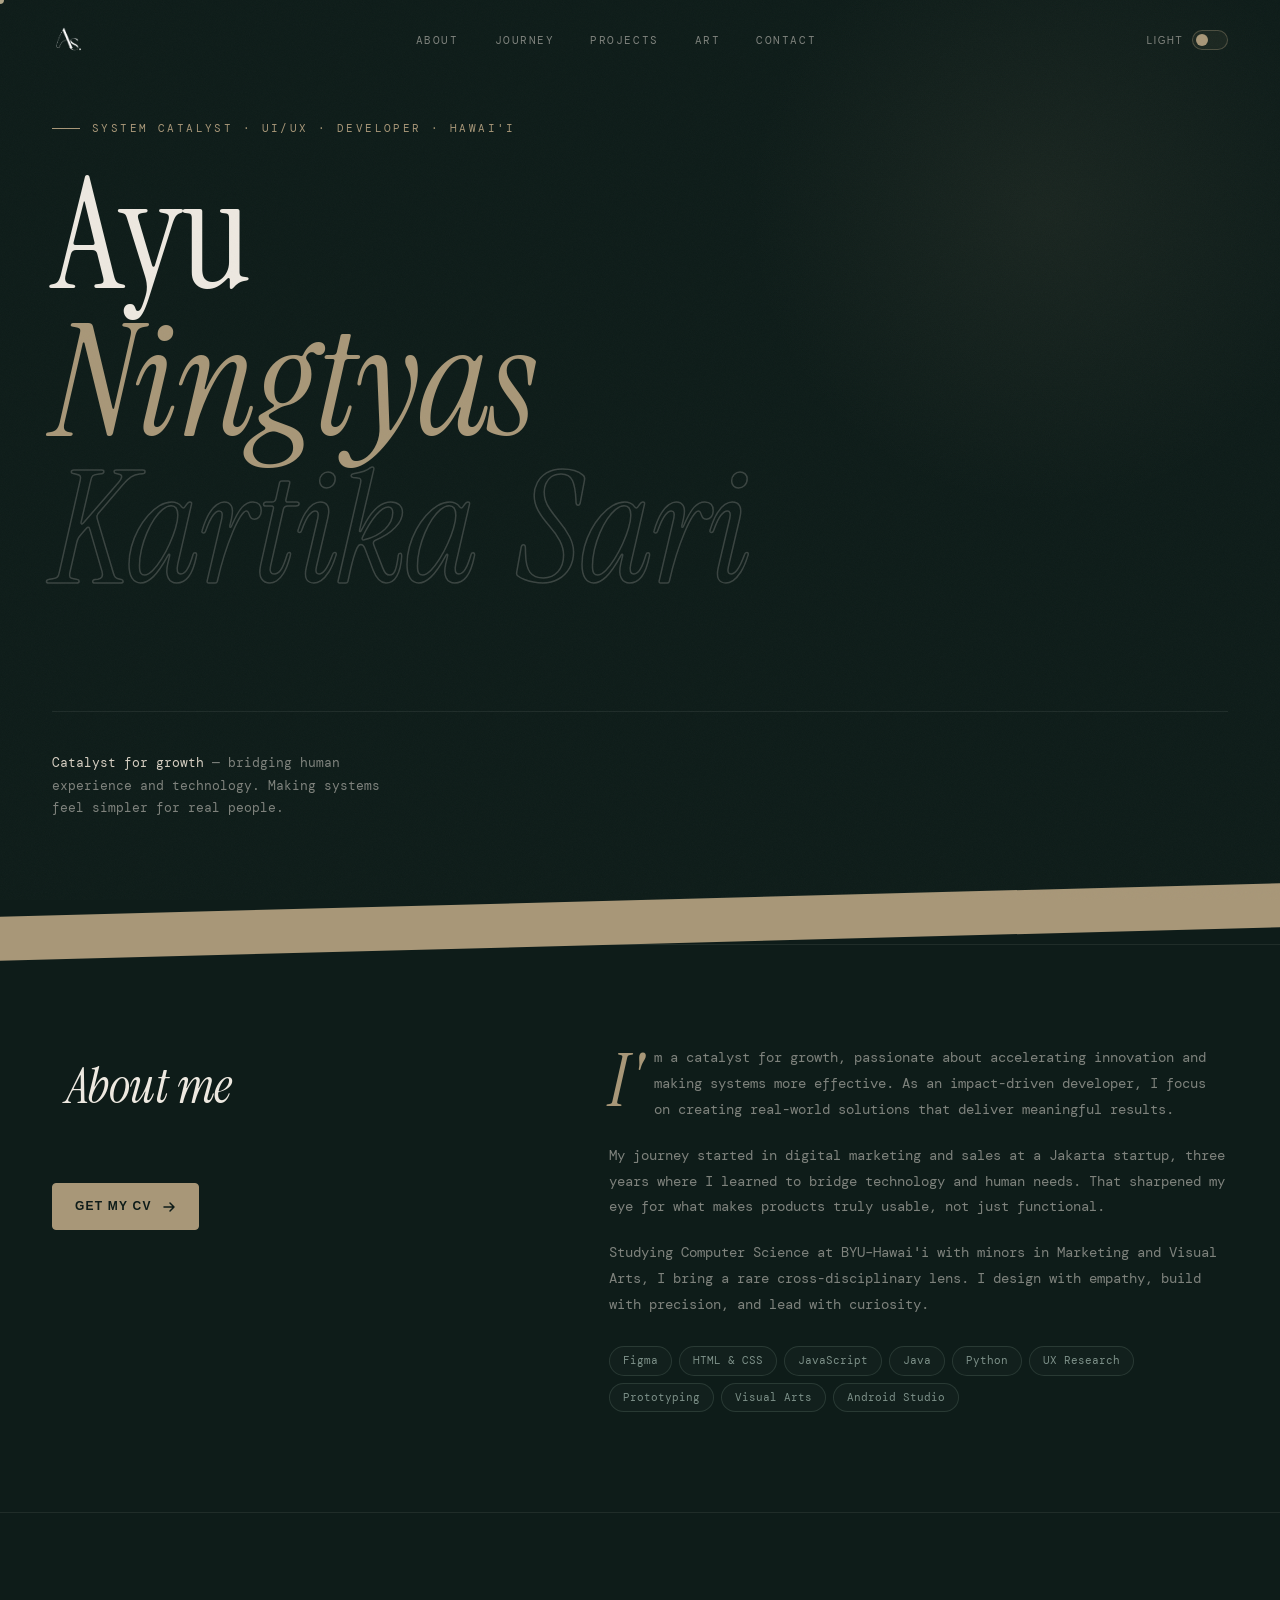
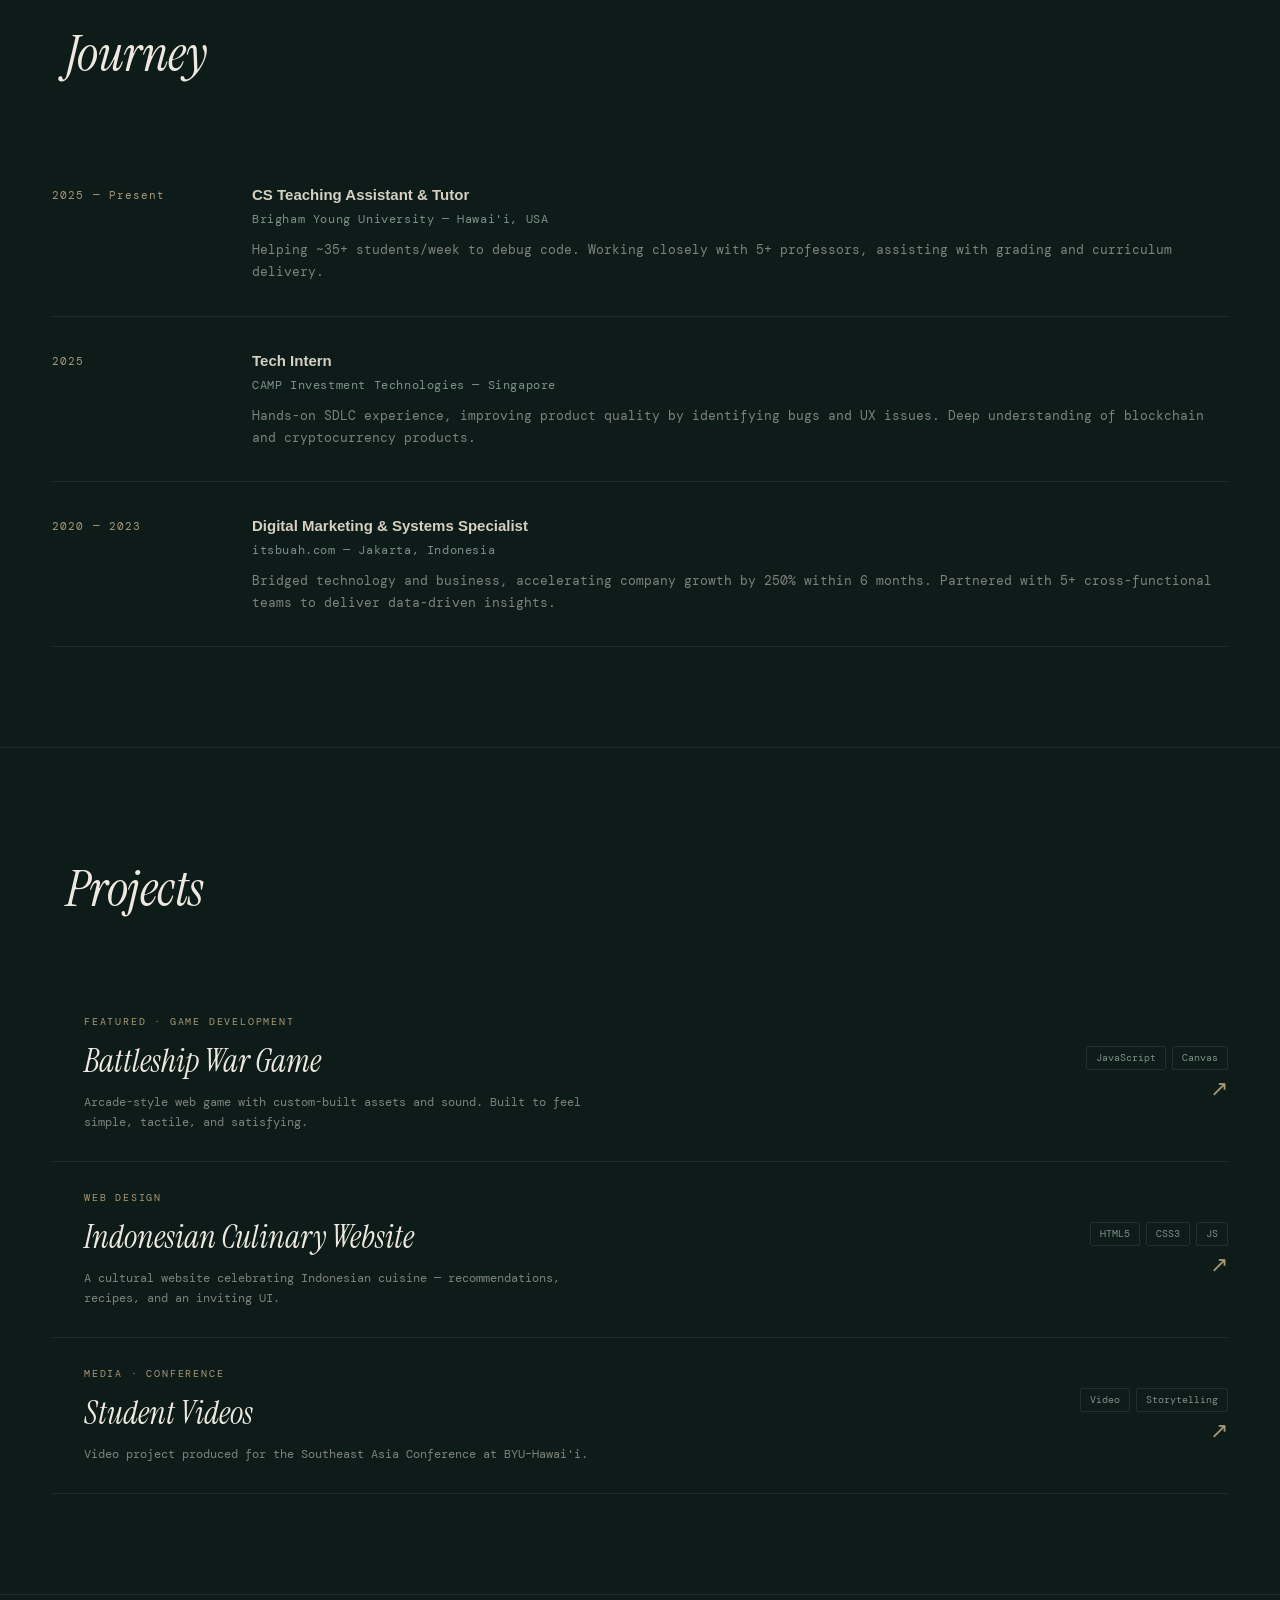
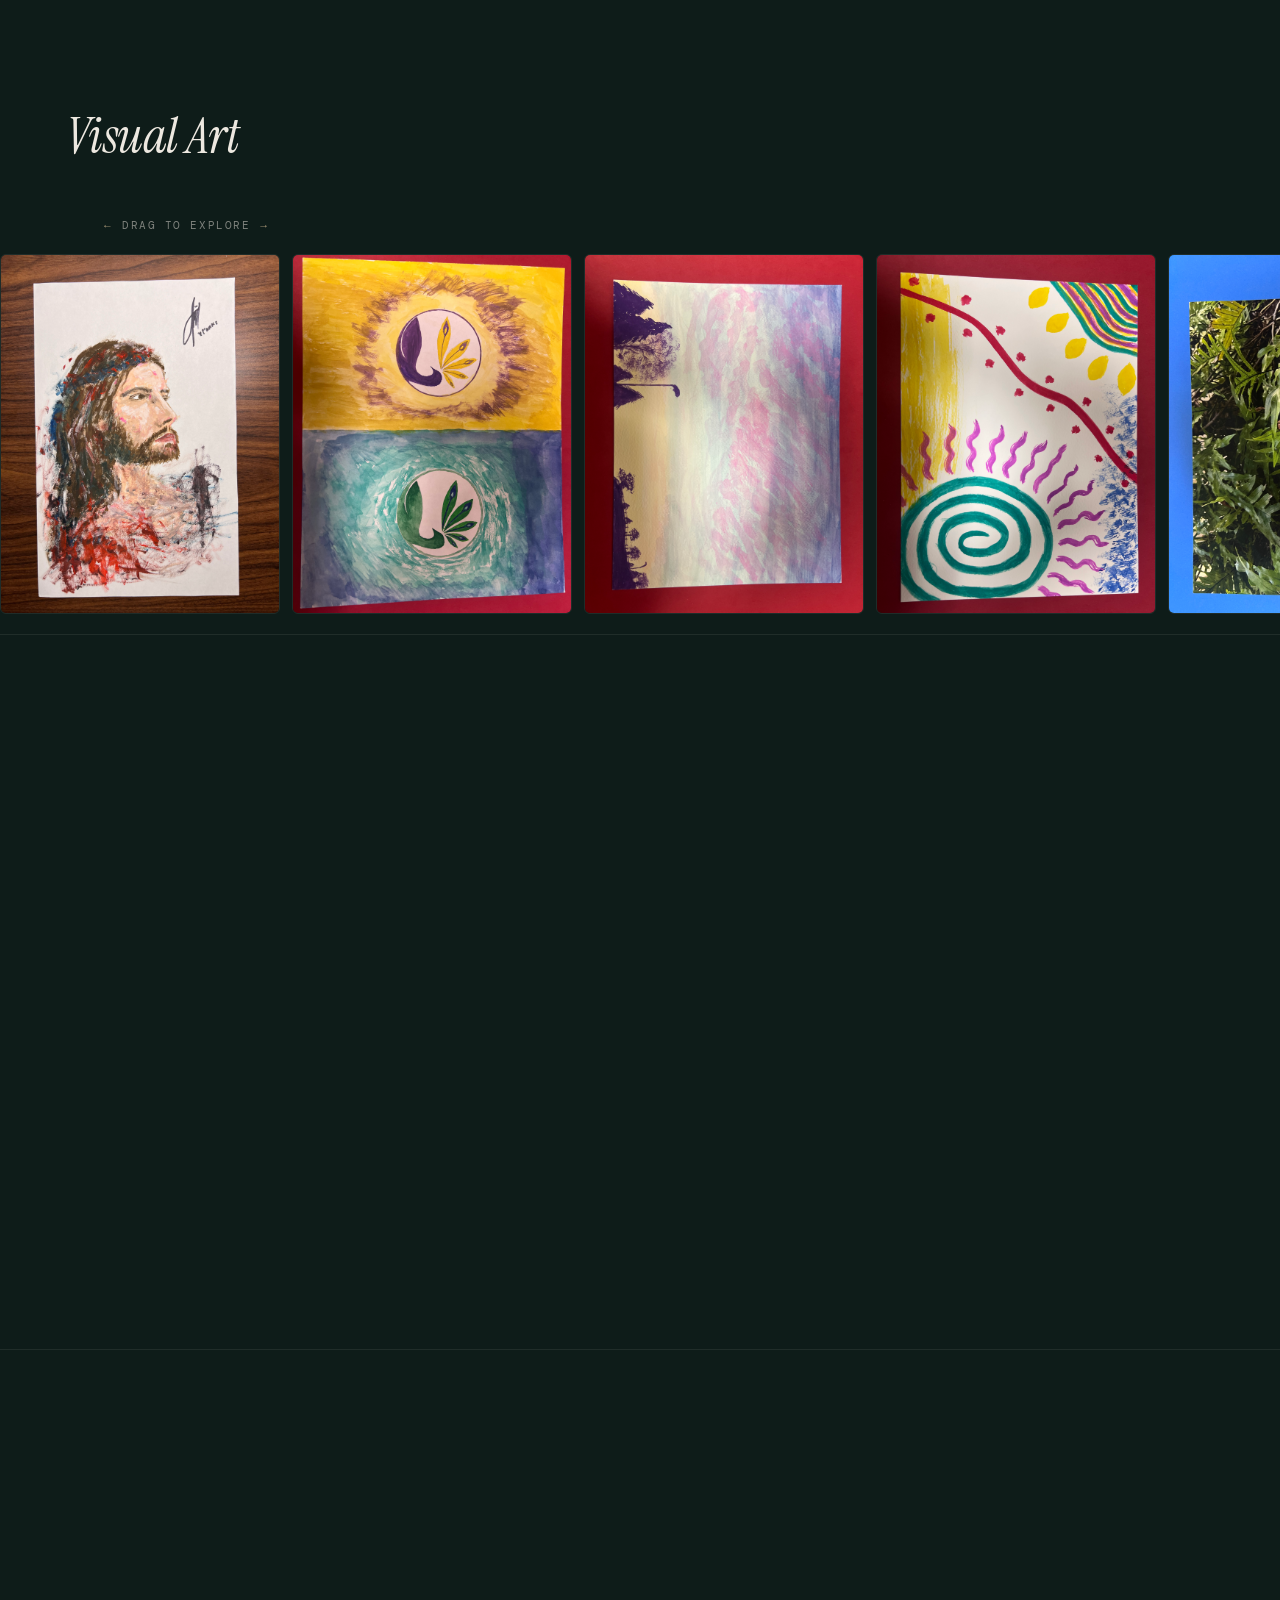
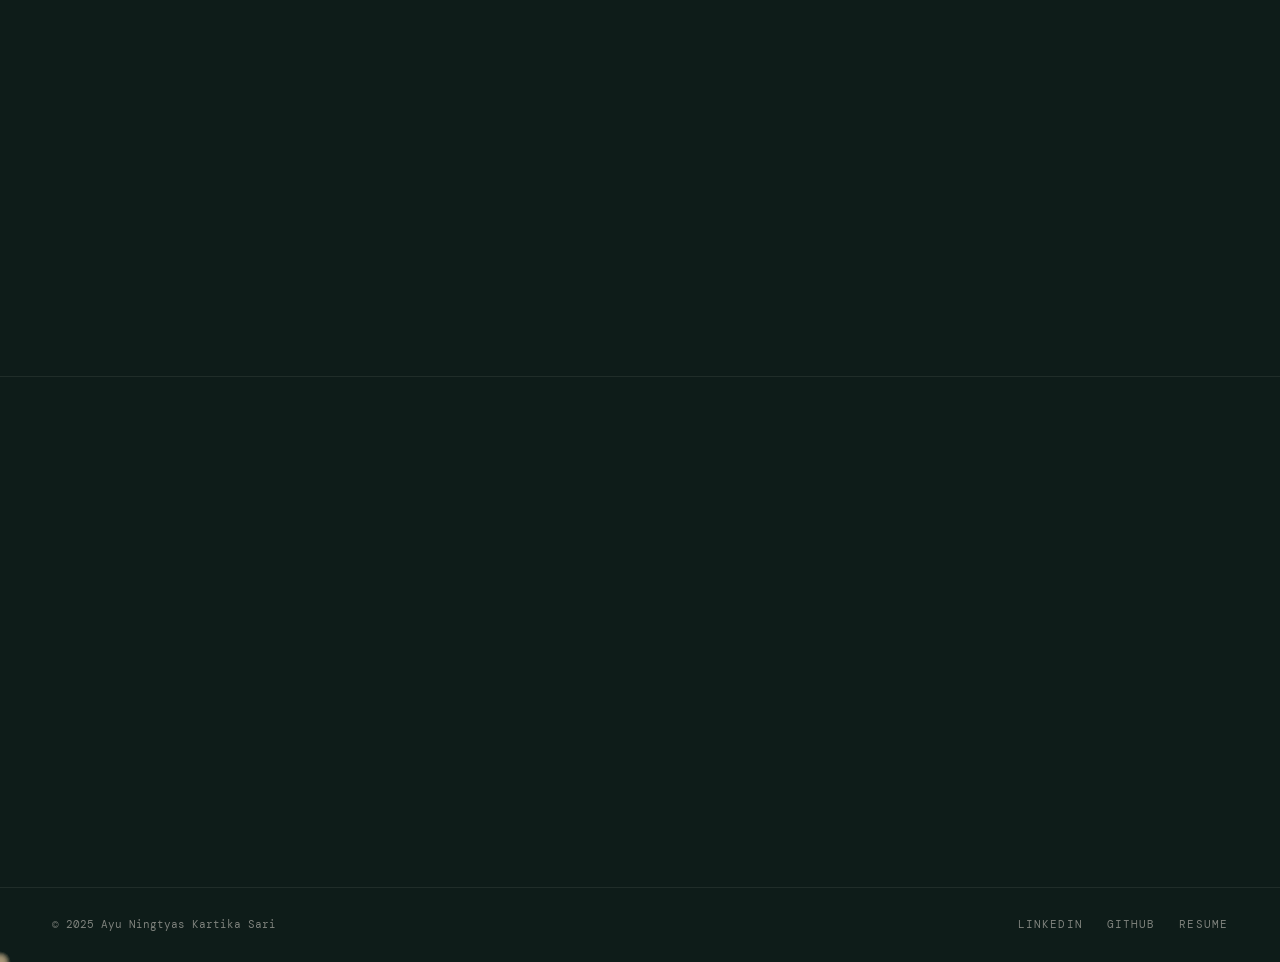
<file: test2.html>
<!DOCTYPE html>
<html lang="en" data-theme="dark" data-lang="en">
<head>
<meta charset="UTF-8"/>
<meta name="viewport" content="width=device-width, initial-scale=1.0"/>
<title>Ayu Ningtyas Kartika Sari</title>
<link rel="icon" href="assets/favicon.ico" type="image/x-icon"/>
<link rel="preconnect" href="https://fonts.googleapis.com">
<link rel="preconnect" href="https://fonts.gstatic.com" crossorigin>
<link href="https://fonts.googleapis.com/css2?family=Instrument+Serif:ital@0;1&family=DM+Mono:wght@300;400;500&family=Cabinet+Grotesk:wght@400;500;700;800&display=swap" rel="stylesheet">
<style>
/* ── TOKENS ── */
:root[data-theme="dark"] {
  --bg:#0e1c19; --bg1:#152320; --bg2:#1c2e2a;
  --sand:#d6cfc2; --taupe:#a89778; --sage:#7d9089; --cream:#ede8e0;
  --muted:rgba(237,232,224,.5);
  --line:rgba(237,232,224,.08);
  --line2:rgba(168,151,120,.28);
  --ticker-bg:var(--taupe);
  --ticker-text:var(--bg);
  --shadow:none;
  --stat-bg:var(--bg1);
  --fb-bg:var(--bg1);
  --blog-bg:var(--bg1);
  --contact-bg:var(--bg1);
  --theme-icon:"☀️";
  --nav-bg:rgba(14,28,25,0);
  --nav-bg-stuck:rgba(14,28,25,.82);
}
:root[data-theme="light"] {
  --bg:#f5f0e8; --bg1:#ece6da; --bg2:#e2dbd0;
  --sand:#3d2f1a; --taupe:#7a5c35; --sage:#4a6b60; --cream:#1a1208;
  --muted:rgba(26,18,8,.55);
  --line:rgba(26,18,8,.1);
  --line2:rgba(122,92,53,.35);
  --ticker-bg:#7a5c35;
  --ticker-text:#f5f0e8;
  --shadow:0 2px 24px rgba(0,0,0,.07);
  --stat-bg:#ece6da;
  --fb-bg:#ece6da;
  --blog-bg:#ece6da;
  --contact-bg:#ece6da;
  --theme-icon:"🌙";
  --nav-bg:rgba(245,240,232,0);
  --nav-bg-stuck:rgba(245,240,232,.88);
}

*,*::before,*::after { margin:0; padding:0; box-sizing:border-box }
html { scroll-behavior:smooth; overflow-x:hidden }
body {
  background:var(--bg); color:var(--cream); font-family:var(--f-mono); font-size:13px;
  line-height:1.6; overflow-x:hidden; cursor:none;
  transition:background .4s ease, color .4s ease;
}
a { color:inherit; text-decoration:none }
img, video { display:block; max-width:100% }
:root {
  --f-ser:"Instrument Serif",Georgia,serif;
  --f-grk:"Cabinet Grotesk",sans-serif;
  --f-mono:"DM Mono",monospace;
  --ease:cubic-bezier(.16,1,.3,1);
  --spring:cubic-bezier(.34,1.56,.64,1);
}

/* ── GRAIN ── */
body::after {
  content:""; position:fixed; inset:0; z-index:9000; pointer-events:none; opacity:.028;
  background-image:url("data:image/svg+xml,%3Csvg xmlns='http://www.w3.org/2000/svg' width='300' height='300'%3E%3Cfilter id='n'%3E%3CfeTurbulence type='fractalNoise' baseFrequency='.85' numOctaves='4' stitchTiles='stitch'/%3E%3C/filter%3E%3Crect width='300' height='300' filter='url(%23n)'/%3E%3C/svg%3E");
  background-size:200px;
}

/* ── CURSOR ── */
#cur-dot {
  position:fixed; width:8px; height:8px; background:var(--taupe); border-radius:50%;
  pointer-events:none; z-index:9998; transform:translate(-50%,-50%); mix-blend-mode:screen;
}
.trail-dot { position:fixed; border-radius:50%; pointer-events:none; z-index:9996; transform:translate(-50%,-50%) }

.theme-switch {
  display:flex; align-items:center; gap:9px; cursor:none;
  background:none; border:none; padding:0;
}
.theme-switch-label {
  font-family:var(--f-grk); font-size:10px; font-weight:500;
  letter-spacing:.14em; text-transform:uppercase; color:var(--muted);
  transition:color .3s; user-select:none;
}
.switch-track {
  width:36px; height:20px; border-radius:20px;
  border:1px solid rgba(168,151,120,.35);
  background:rgba(168,151,120,.08);
  position:relative; flex-shrink:0;
  transition:background .35s, border-color .35s;
}
[data-theme="light"] .switch-track { background:#a89778; border-color:#a89778 }
.switch-thumb {
  position:absolute; top:3px; left:3px;
  width:12px; height:12px; border-radius:50%;
  background:var(--taupe);
  transition:transform .35s var(--spring), background .35s;
}
[data-theme="light"] .switch-thumb { transform:translateX(16px); background:#fff }

/* ── NAV ── */
nav {
  position:fixed; top:0; left:0; right:0; z-index:500;
  padding:22px 52px; display:flex; align-items:center; justify-content:space-between;
  /* Always cover the very top — extend background above with a pseudo-element */
  transition:padding .3s var(--ease), background .3s, backdrop-filter .3s;
  background:var(--nav-bg);
}

/* This pseudo-element fills any sub-pixel gap between top:0 and the nav visually */
nav::before {
  content:"";
  position:absolute;
  top:-4px; left:0; right:0; height:4px;
  background:inherit;
  pointer-events:none;
}

nav.stuck {
  padding:14px 52px;
  background:var(--nav-bg-stuck);
  backdrop-filter:blur(18px);
  border-bottom:1px solid var(--line);
}

.nav-mark { font-family:var(--f-ser); font-style:italic; font-size:1.1rem; color:var(--taupe); letter-spacing:.02em }
.nav-links { list-style:none; display:flex; gap:36px }
.nav-links a { font-size:11px; letter-spacing:.14em; text-transform:uppercase; color:var(--muted); display:inline-block; transition:color .2s }
.nav-links a:hover { color:var(--cream) }
.nav-right { display:flex; align-items:center; gap:16px }
.nav-ham { display:none; flex-direction:column; gap:5px; background:none; border:none; cursor:none; padding:4px }
.nav-ham span { display:block; width:22px; height:1.5px; background:var(--sand); transition:transform .3s, opacity .3s }
.nav-ham.open span:nth-child(1) { transform:translateY(6.5px) rotate(45deg) }
.nav-ham.open span:nth-child(2) { opacity:0 }
.nav-ham.open span:nth-child(3) { transform:translateY(-6.5px) rotate(-45deg) }
.mob-nav {
  position:fixed; inset:0; z-index:490; background:var(--bg1);
  display:flex; flex-direction:column; align-items:center; justify-content:center; gap:28px;
  opacity:0; pointer-events:none; transition:opacity .35s var(--ease), background .4s;
}
.mob-nav.open { opacity:1; pointer-events:all }
.mob-nav a {
  font-family:var(--f-ser); font-style:italic; font-size:clamp(2.2rem,7vw,3.8rem);
  color:var(--sand); position:relative; overflow:hidden; display:inline-block;
}
.mob-nav a::after {
  content:attr(data-text); position:absolute; top:0; left:0; color:var(--taupe);
  clip-path:inset(0 100% 0 0); transition:clip-path .4s var(--ease);
}
.mob-nav a:hover::after { clip-path:inset(0 0% 0 0) }

/* ── HERO ── */
.hero { min-height:100svh; padding:120px 52px 80px; display:grid; grid-template-rows:1fr auto; position:relative; overflow:hidden }
.hero-blob {
  position:absolute; top:-10%; right:-5%; width:600px; height:600px;
  background:radial-gradient(ellipse,rgba(168,151,120,.08) 0%,transparent 70%);
  pointer-events:none; animation:blobbreathe 8s ease-in-out infinite;
}
@keyframes blobbreathe { 0%,100%{transform:scale(1) rotate(0deg)} 50%{transform:scale(1.08) rotate(6deg)} }

.hero-tag {
  font-size:11px; letter-spacing:.22em; text-transform:uppercase; color:var(--taupe);
  margin-bottom:28px; display:flex; align-items:center; gap:12px;
  opacity:0; animation:fadein .6s .1s var(--ease) forwards;
}
.hero-tag::before { content:""; width:28px; height:1px; background:var(--taupe) }
@keyframes fadein { to { opacity:1 } }

.mag-row {
  font-family:var(--f-ser); font-size:clamp(4.5rem,12vw,11rem);
  font-weight:400; line-height:.92; letter-spacing:-.02em;
  display:flex; flex-wrap:wrap; gap:0 .01em; margin-bottom:6px;
  opacity:0; animation:fadein .6s var(--ease) forwards;
}
.mag-row.row1 { animation-delay:.2s }
.mag-row.row2 { font-style:italic; color:var(--taupe); animation-delay:.35s }
.mag-row.row3 { -webkit-text-stroke:1.5px rgba(237,232,224,.2); color:transparent; font-style:italic; animation-delay:.5s }
[data-theme="light"] .mag-row.row3 { -webkit-text-stroke:1.5px rgba(26,18,8,.2) }
.mag-ch { display:inline-block; cursor:none; transition:transform .35s var(--spring), color .2s }
.mag-row.row2 .mag-ch:hover { color:var(--sand); -webkit-text-stroke:0 }
.mag-row.row3 .mag-ch:hover { -webkit-text-stroke:1.5px rgba(237,232,224,.55) }
[data-theme="light"] .mag-row.row3 .mag-ch:hover { -webkit-text-stroke:1.5px rgba(26,18,8,.55) }

.hero-bottom {
  display:flex; align-items:flex-end; justify-content:space-between; gap:24px; flex-wrap:wrap;
  padding-top:40px; border-top:1px solid var(--line);
  opacity:0; animation:fadein .7s .8s var(--ease) forwards;
}
.hero-desc { max-width:340px; color:var(--muted); font-size:13px; line-height:1.75 }
.hero-desc strong { color:var(--sand); font-weight:400 }
.scroll-line { width:1px; height:52px; background:linear-gradient(var(--taupe),transparent); animation:pulse 2.2s ease-in-out infinite }
@keyframes pulse { 0%,100%{opacity:.4;transform:scaleY(1)} 50%{opacity:1;transform:scaleY(1.15)} }

/* ── TICKER ── */
.ticker-outer { overflow:hidden; background:var(--ticker-bg); padding:11px 0; transform:skewY(-1.5deg); margin:0 -4px; transition:background .4s }
.ticker-inner { display:flex; width:max-content; animation:tickscroll 22s linear infinite; transform:skewY(1.5deg) }
.ticker-inner:hover { animation-play-state:paused }
.t-item { font-family:var(--f-grk); font-size:12px; font-weight:700; letter-spacing:.14em; text-transform:uppercase; color:var(--ticker-text); padding:0 28px; white-space:nowrap; transition:color .4s }
.t-sep { color:rgba(14,28,25,.4); padding:0 4px }
[data-theme="light"] .t-sep { color:rgba(245,240,232,.4) }
@keyframes tickscroll { from{transform:skewY(1.5deg) translateX(0)} to{transform:skewY(1.5deg) translateX(-50%)} }

/* ── SECTIONS ── */
.sec { padding:100px 52px; border-top:1px solid var(--line) }
.sec-row { display:flex; align-items:baseline; gap:14px; margin-bottom:56px }
.sec-num { font-size:11px; color:var(--taupe); letter-spacing:.14em }
.sec-title { font-family:var(--f-ser); font-style:italic; font-size:clamp(2.2rem,4vw,3.4rem); font-weight:400; color:var(--cream); letter-spacing:-.01em }

/* ── ABOUT ── */
#about.sec { display:grid; grid-template-columns:1fr 1.3fr; gap:80px; align-items:start }
.about-sticky { position:sticky; top:100px }
.stat-grid { display:grid; grid-template-columns:1fr 1fr; gap:1px; background:var(--line); border:1px solid var(--line); border-radius:6px; overflow:hidden; margin-bottom:32px; transition:background .4s }
.stat-cell { background:var(--stat-bg); padding:22px 20px; position:relative; overflow:hidden; transition:background .4s }
.stat-cell::before { content:""; position:absolute; inset:0; background:var(--taupe); opacity:0; transition:opacity .3s }
.stat-cell:hover::before { opacity:.06 }
.stat-n { font-family:var(--f-ser); font-size:2.6rem; color:var(--sand); line-height:1; display:block }
.stat-l { font-size:11px; color:var(--muted); margin-top:4px; display:block; letter-spacing:.05em }
.cv-btn {
  display:inline-flex; align-items:center; gap:10px;
  font-family:var(--f-grk); font-size:12px; font-weight:700; letter-spacing:.1em; text-transform:uppercase;
  color:var(--bg); background:var(--taupe); padding:13px 22px; border-radius:4px; border:1.5px solid var(--taupe);
  transition:background .2s, gap .25s var(--spring), transform .2s var(--spring); cursor:none;
}
.cv-btn:hover { background:var(--sand); gap:18px; transform:translateY(-3px) }
.cv-btn svg { transition:transform .25s var(--spring) }
.cv-btn:hover svg { transform:translateX(4px) }
.about-body p { font-size:14px; color:var(--muted); line-height:1.85; margin-bottom:20px }
.drop-cap::first-letter { font-family:var(--f-ser); font-size:4.5rem; font-style:italic; float:left; line-height:.72; margin-right:10px; margin-top:10px; color:var(--taupe) }
.skill-chips { display:flex; flex-wrap:wrap; gap:7px; margin-top:28px }
.chip { font-size:11px; color:var(--sage); border:1px solid rgba(125,144,137,.22); padding:5px 13px; border-radius:20px; background:rgba(125,144,137,.04); transition:color .2s, border-color .2s, transform .2s var(--spring); cursor:none }
.chip:hover { color:var(--cream); border-color:rgba(125,144,137,.5); transform:translateY(-2px) }

/* ── JOURNEY ── */
.journey-list { display:grid; gap:0 }
.j-item { display:grid; grid-template-columns:160px 1fr; gap:0 40px; padding:32px 0; border-bottom:1px solid var(--line); position:relative; transition:padding-left .3s var(--ease) }
.j-item::before { content:""; position:absolute; left:0; top:0; bottom:0; width:2px; background:var(--taupe); transform:scaleY(0); transform-origin:top; transition:transform .4s var(--ease) }
.j-item:hover { padding-left:16px }
.j-item:hover::before { transform:scaleY(1) }
.j-date { font-size:11px; color:var(--taupe); letter-spacing:.1em; padding-top:4px }
.j-role { font-family:var(--f-grk); font-size:15px; font-weight:700; color:var(--sand); margin-bottom:3px }
.j-org { font-size:12px; color:var(--sage); letter-spacing:.05em; margin-bottom:10px }
.j-desc { font-size:13px; color:var(--muted); line-height:1.7 }

/* ── PROJECTS ── */
.proj-list { display:grid; gap:0 }
.proj-item {
  display:grid; grid-template-columns:1fr auto; align-items:center; gap:20px;
  padding:28px 0; border-bottom:1px solid var(--line); cursor:none;
  position:relative; overflow:hidden; transition:padding-left .3s var(--ease);
}
.proj-item::after { content:""; position:absolute; inset:0; background:linear-gradient(90deg,rgba(168,151,120,.05),transparent); opacity:0; transition:opacity .3s }
.proj-item:hover { padding-left:20px }
.proj-item:hover::after { opacity:1 }
.proj-num { position:absolute; left:0; font-size:11px; color:rgba(168,151,120,.3); letter-spacing:.1em; transition:color .2s }
.proj-item:hover .proj-num { color:var(--taupe) }
.proj-left { padding-left:32px }
.proj-cat { font-size:10px; letter-spacing:.18em; text-transform:uppercase; color:var(--taupe); margin-bottom:6px }
.proj-name { font-family:var(--f-ser); font-size:clamp(1.4rem,2.5vw,2rem); font-style:italic; color:var(--cream); transition:color .2s }
.proj-item:hover .proj-name { color:var(--sand) }
.proj-desc { font-size:12px; color:var(--muted); margin-top:6px; max-width:520px; line-height:1.65 }
.proj-right { display:flex; flex-direction:column; align-items:flex-end; gap:8px }
.proj-tags { display:flex; gap:6px; flex-wrap:wrap; justify-content:flex-end }
.proj-tag { font-size:10px; color:var(--sage); border:1px solid rgba(125,144,137,.18); padding:3px 9px; border-radius:2px }
.proj-arrow { font-size:1.4rem; color:var(--taupe); transition:transform .3s var(--spring), color .2s; line-height:1 }
.proj-item:hover .proj-arrow { transform:translate(6px,-4px); color:var(--sand) }
#proj-preview {
  position:fixed; width:220px; height:140px; border-radius:6px; overflow:hidden;
  pointer-events:none; z-index:600; opacity:0; transform:scale(.9) rotate(-3deg);
  transition:opacity .25s var(--ease), transform .3s var(--spring); border:1px solid var(--line2);
}
#proj-preview img, #proj-preview video { width:100%; height:100%; object-fit:cover }

/* ── ART ── */
.art-outer { overflow:hidden }
.art-track {
  display:flex; gap:12px; padding:0 52px 20px;
  overflow-x:auto; scroll-snap-type:x mandatory; scrollbar-width:none; cursor:grab;
}
.art-track:active { cursor:grabbing }
.art-track::-webkit-scrollbar { display:none }
.art-card { flex:0 0 280px; height:360px; border-radius:6px; overflow:hidden; position:relative; border:1px solid var(--line); scroll-snap-align:start }
.art-card img { width:100%; height:100%; object-fit:cover; transition:transform .5s var(--ease), filter .4s }
.art-card:hover img { transform:scale(1.06); filter:brightness(1.08) }
.art-card-cap {
  position:absolute; bottom:0; left:0; right:0; padding:40px 18px 18px;
  background:linear-gradient(transparent,rgba(14,28,25,.9));
  font-family:var(--f-grk); font-size:13px; font-weight:600; color:var(--sand); letter-spacing:.04em;
  transform:translateY(6px); opacity:0; transition:opacity .3s, transform .3s var(--ease);
}
[data-theme="light"] .art-card-cap { background:linear-gradient(transparent,rgba(50,35,15,.85)) }
.art-card:hover .art-card-cap { opacity:1; transform:translateY(0) }
.drag-hint { padding:12px 52px 0; font-size:11px; letter-spacing:.14em; text-transform:uppercase; color:var(--muted); display:flex; align-items:center; gap:10px; margin-bottom:20px }
.drag-hint::before { content:"←"; color:var(--taupe) }
.drag-hint::after  { content:"→"; color:var(--taupe) }

/* ── FEEDBACK ── */
.fb-grid { display:grid; grid-template-columns:repeat(3,1fr); gap:12px }
.fb-card { border:1px solid var(--line); border-radius:6px; padding:28px; background:var(--fb-bg); transition:border-color .3s, transform .3s var(--ease), background .4s }
.fb-card:hover { border-color:var(--line2); transform:translateY(-4px) }
.fb-q { font-family:var(--f-ser); font-size:4rem; line-height:.6; color:var(--taupe); opacity:.3; margin-bottom:16px }
.fb-text { font-size:13px; color:var(--muted); line-height:1.8; font-style:italic; margin-bottom:20px }
.fb-author { border-top:1px solid var(--line); padding-top:16px }
.fb-name { font-family:var(--f-grk); font-size:13px; font-weight:700; color:var(--sand) }
.fb-ctx { font-size:11px; color:var(--muted); margin-top:2px; letter-spacing:.04em }
.fb-date { font-size:10px; color:var(--taupe); margin-top:6px; letter-spacing:.1em }

/* ── BLOGS ── */
.blog-grid { display:grid; grid-template-columns:1fr 1fr; gap:12px }
.blog-card { border:1px solid var(--line); border-radius:6px; padding:28px; background:var(--blog-bg); transition:border-color .3s, transform .3s var(--ease), background .4s }
.blog-card:hover { border-color:var(--line2); transform:translateY(-3px) }
.blog-eyebrow { font-size:10px; letter-spacing:.18em; text-transform:uppercase; color:var(--taupe); display:flex; align-items:center; gap:8px; margin-bottom:14px }
.blog-eyebrow::before { content:""; width:18px; height:1px; background:var(--taupe) }
.blog-title { font-family:var(--f-grk); font-size:17px; font-weight:700; color:var(--sand); margin-bottom:10px; line-height:1.3 }
.blog-desc { font-size:13px; color:var(--muted); line-height:1.7; margin-bottom:20px }
.blog-links { display:flex; flex-direction:column; gap:9px }
.blog-link { font-size:12px; color:var(--sage); display:flex; align-items:center; gap:6px; transition:color .2s, gap .2s var(--spring) }
.blog-link::before { content:"→"; color:var(--taupe); font-size:11px; flex-shrink:0 }
.blog-link:hover { color:var(--cream); gap:10px }

/* ── CONTACT ── */
.contact-wrap { display:grid; grid-template-columns:1fr 1fr; gap:80px; align-items:center }
.contact-hl { font-family:var(--f-ser); font-size:clamp(3rem,6vw,5.5rem); font-weight:400; line-height:1.05; color:var(--cream) }
.contact-hl em { font-style:italic; color:var(--taupe) }
.contact-sub { margin-top:18px; font-size:14px; color:var(--muted); line-height:1.7; max-width:380px }
.contact-items { display:flex; flex-direction:column; gap:10px }
.contact-row {
  display:flex; align-items:center; justify-content:space-between;
  padding:16px 22px; border:1px solid var(--line); border-radius:4px; background:var(--contact-bg);
  transition:border-color .25s, transform .25s var(--spring), background .4s; cursor:none;
}
.contact-row:hover { border-color:var(--line2); transform:translateX(6px) }
.contact-label { font-size:10px; letter-spacing:.14em; text-transform:uppercase; color:var(--taupe); margin-bottom:3px }
.contact-val { font-family:var(--f-grk); font-size:13px; font-weight:600; color:var(--sand) }
.contact-arr { color:var(--taupe); font-size:1.2rem; transition:transform .25s var(--spring) }
.contact-row:hover .contact-arr { transform:translateX(4px) }
.send-btn {
  display:block; text-align:center; background:var(--taupe); color:var(--bg);
  font-family:var(--f-grk); font-size:12px; font-weight:700; letter-spacing:.12em; text-transform:uppercase;
  padding:15px 22px; border-radius:4px; margin-top:10px;
  transition:background .2s, transform .2s var(--spring); cursor:none;
}
.send-btn:hover { background:var(--sand); transform:translateY(-3px) }

/* ── FOOTER ── */
footer { padding:28px 52px; border-top:1px solid var(--line); display:flex; align-items:center; justify-content:space-between; flex-wrap:wrap; gap:12px }
.foot-copy { font-size:11px; color:var(--muted) }
.foot-links { display:flex; gap:24px }
.foot-links a { font-size:11px; letter-spacing:.1em; text-transform:uppercase; color:var(--muted); transition:color .2s }
.foot-links a:hover { color:var(--sand) }

/* ── REVEAL ── */
.r { opacity:0; transform:translateY(22px); transition:opacity .7s var(--ease), transform .7s var(--ease) }
.r.d1 { transition-delay:.1s } .r.d2 { transition-delay:.2s } .r.d3 { transition-delay:.3s }
.r.on { opacity:1; transform:translateY(0) }

/* ── RESPONSIVE ── */
@media(max-width:960px) {
  #about.sec { grid-template-columns:1fr; gap:40px }
  .about-sticky { position:static }
  .fb-grid { grid-template-columns:1fr }
  .blog-grid { grid-template-columns:1fr }
  .contact-wrap { grid-template-columns:1fr; gap:40px }
}
@media(max-width:768px) {
  nav, nav.stuck { padding:16px 24px }
  .nav-links { display:none } .nav-ham { display:flex }
  .hero { padding:100px 24px 60px }
  .sec { padding:80px 24px }
  .art-track { padding:0 24px 20px }
  .drag-hint { padding:12px 24px 0 }
  footer { padding:24px }
  .j-item { grid-template-columns:1fr; gap:6px }
  .proj-item { grid-template-columns:1fr }
  .proj-right { align-items:flex-start; flex-direction:row; flex-wrap:wrap }
  #proj-preview { display:none }
  .ctrl-btn { padding:7px 10px; font-size:10px }
}
@media(prefers-reduced-motion:reduce) { *,*::before,*::after { animation-duration:.01ms!important; transition-duration:.01ms!important } }
</style>
</head>
<body>

<!-- CURSOR -->
<div id="cur-dot"></div>

<!-- NAV -->
<nav id="nav">
  <a href="#top"><img src="assets/logo.png" alt="Ayu Ningtyas" style="height:36px;width:auto;display:block;"></a>
  <ul class="nav-links">
    <li><a href="#about" data-i18n="nav_about">About</a></li>
    <li><a href="#journey" data-i18n="nav_journey">Journey</a></li>
    <li><a href="#projects" data-i18n="nav_projects">Projects</a></li>
    <li><a href="#art" data-i18n="nav_art">Art</a></li>
    <li><a href="#contact" data-i18n="nav_contact">Contact</a></li>
  </ul>
  <div class="nav-right">
    <button class="theme-switch" id="themeBtn" aria-label="Toggle theme">
      <span class="theme-switch-label" id="themeLabel">Light</span>
      <div class="switch-track"><div class="switch-thumb"></div></div>
    </button>
    <button class="nav-ham" id="navHam" aria-label="Menu"><span></span><span></span><span></span></button>
  </div>
</nav>

<!-- MOBILE NAV -->
<nav class="mob-nav" id="mobNav">
  <a href="#about"    data-text="About"    class="mob-link" data-i18n="nav_about">About</a>
  <a href="#journey"  data-text="Journey"  class="mob-link" data-i18n="nav_journey">Journey</a>
  <a href="#projects" data-text="Projects" class="mob-link" data-i18n="nav_projects">Projects</a>
  <a href="#art"      data-text="Art"      class="mob-link" data-i18n="nav_art">Art</a>
  <a href="#contact"  data-text="Contact"  class="mob-link" data-i18n="nav_contact">Contact</a>
</nav>

<!-- HERO -->
<section class="hero" id="top">
  <div class="hero-blob" aria-hidden="true"></div>
  <div>
    <p class="hero-tag" data-i18n="hero_tag">System Catalyst · UI/UX · Developer · Hawai'i</p>
    <div class="mag-row row1" id="heroRow1" aria-label="Ayu"></div>
    <div class="mag-row row2" id="heroRow2" aria-label="Ningtyas"></div>
    <div class="mag-row row3" id="heroRow3" aria-label="Kartika Sari"></div>
  </div>
  <div class="hero-bottom">
    <p class="hero-desc" data-i18n="hero_desc"><strong>Catalyst for growth</strong> — bridging human experience and technology. Making systems feel simpler for real people.</p>
  </div>
</section>

<!-- DIAGONAL STRIP -->
<div class="ticker-outer" style="height:44px;"></div>

<!-- ABOUT -->
<section id="about" class="sec">
  <div class="about-sticky r">
    <div class="sec-row"><span class="sec-num"></span><h2 class="sec-title" data-scramble data-i18n="sec_about">About me</h2></div>
    <a href="/assets/resume_ayu_sari.pdf" download class="cv-btn">
      <span data-i18n="cv_btn">Get my CV</span>
      <svg width="14" height="14" viewBox="0 0 14 14" fill="none"><path d="M2 7H12M12 7L8 3M12 7L8 11" stroke="currentColor" stroke-width="1.5" stroke-linecap="round" stroke-linejoin="round"/></svg>
    </a>
  </div>
  <div class="about-body r d1">
    <p class="drop-cap" data-i18n="about_p1">I'm a catalyst for growth, passionate about accelerating innovation and making systems more effective. As an impact-driven developer, I focus on creating real-world solutions that deliver meaningful results.</p>
    <p data-i18n="about_p2">My journey started in digital marketing and sales at a Jakarta startup, three years where I learned to bridge technology and human needs. That sharpened my eye for what makes products truly usable, not just functional.</p>
    <p data-i18n="about_p3">Studying Computer Science at BYU–Hawai'i with minors in Marketing and Visual Arts, I bring a rare cross-disciplinary lens. I design with empathy, build with precision, and lead with curiosity.</p>
    <div class="skill-chips">
      <span class="chip">Figma</span><span class="chip">HTML & CSS</span><span class="chip">JavaScript</span>
      <span class="chip">Java</span><span class="chip">Python</span><span class="chip">UX Research</span>
      <span class="chip">Prototyping</span><span class="chip">Visual Arts</span><span class="chip">Android Studio</span>
    </div>
  </div>
</section>

<!-- JOURNEY -->
<section id="journey" class="sec">
  <div class="sec-row r"><span class="sec-num"></span><h2 class="sec-title" data-scramble data-i18n="sec_journey">Journey</h2></div>
  <div class="journey-list">
    <div class="j-item r">
      <div class="j-date" data-i18n="j1_date">2025 — Present</div>
      <div class="j-right">
        <div class="j-role" data-i18n="j1_role">CS Teaching Assistant & Tutor</div>
        <div class="j-org" data-i18n="j1_org">Brigham Young University — Hawai'i, USA</div>
        <div class="j-desc" data-i18n="j1_desc">Helping ~35+ students/week to debug code. Working closely with 5+ professors, assisting with grading and curriculum delivery.</div>
      </div>
    </div>
    <div class="j-item r d1">
      <div class="j-date" data-i18n="j2_date">2025</div>
      <div class="j-right">
        <div class="j-role" data-i18n="j2_role">Tech Intern</div>
        <div class="j-org" data-i18n="j2_org">CAMP Investment Technologies — Singapore</div>
        <div class="j-desc" data-i18n="j2_desc">Hands-on SDLC experience, improving product quality by identifying bugs and UX issues. Deep understanding of blockchain and cryptocurrency products.</div>
      </div>
    </div>
    <div class="j-item r d2">
      <div class="j-date" data-i18n="j3_date">2020 — 2023</div>
      <div class="j-right">
        <div class="j-role" data-i18n="j3_role">Digital Marketing & Systems Specialist</div>
        <div class="j-org" data-i18n="j3_org">itsbuah.com — Jakarta, Indonesia</div>
        <div class="j-desc" data-i18n="j3_desc">Bridged technology and business, accelerating company growth by 250% within 6 months. Partnered with 5+ cross-functional teams to deliver data-driven insights.</div>
      </div>
    </div>
  </div>
</section>

<!-- PROJECTS -->
<section id="projects" class="sec">
  <div class="sec-row r"><span class="sec-num"></span><h2 class="sec-title" data-scramble data-i18n="sec_projects">Projects</h2></div>
  <div id="proj-preview"></div>
  <div class="proj-list">
    <div class="proj-item r" data-preview="/assets/battleship.mp4" data-preview-type="video">
      <span class="proj-num"></span>
      <div class="proj-left">
        <div class="proj-cat" data-i18n="p1_cat">Featured · Game Development</div>
        <div class="proj-name" data-i18n="p1_name">Battleship War Game</div>
        <div class="proj-desc" data-i18n="p1_desc">Arcade-style web game with custom-built assets and sound. Built to feel simple, tactile, and satisfying.</div>
      </div>
      <div class="proj-right">
        <div class="proj-tags"><span class="proj-tag">JavaScript</span><span class="proj-tag">Canvas</span></div>
        <a href="https://ayuningtyaskartikas.github.io/mybattleshipwar/main.html" target="_blank" class="proj-arrow">↗</a>
      </div>
    </div>
    <div class="proj-item r d1" data-preview="/assets/web.png" data-preview-type="img">
      <span class="proj-num"></span>
      <div class="proj-left">
        <div class="proj-cat" data-i18n="p2_cat">Web Design</div>
        <div class="proj-name" data-i18n="p2_name">Indonesian Culinary Website</div>
        <div class="proj-desc" data-i18n="p2_desc">A cultural website celebrating Indonesian cuisine — recommendations, recipes, and an inviting UI.</div>
      </div>
      <div class="proj-right">
        <div class="proj-tags"><span class="proj-tag">HTML5</span><span class="proj-tag">CSS3</span><span class="proj-tag">JS</span></div>
        <a href="https://cs401w2018.github.io/projects-ayuningtyaskartikas/final/indonesia-culinary/menu.html" target="_blank" class="proj-arrow">↗</a>
      </div>
    </div>
    <div class="proj-item r d2" data-preview="/assets/student.png" data-preview-type="img">
      <span class="proj-num"></span>
      <div class="proj-left">
        <div class="proj-cat" data-i18n="p3_cat">Media · Conference</div>
        <div class="proj-name" data-i18n="p3_name">Student Videos</div>
        <div class="proj-desc" data-i18n="p3_desc">Video project produced for the Southeast Asia Conference at BYU–Hawai'i.</div>
      </div>
      <div class="proj-right">
        <div class="proj-tags"><span class="proj-tag">Video</span><span class="proj-tag">Storytelling</span></div>
        <a href="https://bg.byuh.edu/student-videos" target="_blank" class="proj-arrow">↗</a>
      </div>
    </div>
  </div>
</section>

<!-- ART -->
<section id="art" class="sec" style="padding-bottom:0">
  <div class="sec-row r" style="margin-bottom:28px"><span class="sec-num"></span><h2 class="sec-title" data-scramble data-i18n="sec_art">Visual Art</h2></div>
  <p class="drag-hint r" data-i18n="drag_hint">Drag to explore</p>
</section>
<div class="art-outer r">
  <div class="art-track" id="artTrack">
    <div class="art-card"><img src="assets/img1.jpeg" alt="Jesus Christ"  loading="lazy"><div class="art-card-cap">Jesus Christ</div></div>
    <div class="art-card"><img src="assets/img2.jpeg" alt="Twin Peacock"  loading="lazy"><div class="art-card-cap">Twin Peacock</div></div>
    <div class="art-card"><img src="assets/img3.jpeg" alt="Purple Sunset" loading="lazy"><div class="art-card-cap">Purple Sunset</div></div>
    <div class="art-card"><img src="assets/img4.jpeg" alt="Be You"        loading="lazy"><div class="art-card-cap">Be You</div></div>
    <div class="art-card"><img src="assets/img5.jpeg" alt="The Frog"      loading="lazy"><div class="art-card-cap">The Frog</div></div>
    <div class="art-card"><img src="assets/img7.jpeg" alt="Dreamer Cat"   loading="lazy"><div class="art-card-cap">Dreamer Cat</div></div>
  </div>
</div>

<!-- FEEDBACK -->
<section id="feedback" class="sec">
  <div class="sec-row r"><span class="sec-num"></span><h2 class="sec-title" data-scramble data-i18n="sec_feedback">Peer Feedback</h2></div>
  <div class="fb-grid">
    <div class="fb-card r">
      <div class="fb-q">"</div>
      <p class="fb-text" data-i18n="fb1_text">Her dedication to completing the project on time while ensuring high-quality results was remarkable. Even when we encountered challenges, Ayu consistently demonstrated professionalism, patience, and kindness toward every member of the group.</p>
      <div class="fb-author"><div class="fb-name">Aquima Catayoc</div><div class="fb-ctx" data-i18n="fb1_ctx">Business Marketing Class</div><div class="fb-date">Dec 2025</div></div>
    </div>
    <div class="fb-card r d1">
      <div class="fb-q">"</div>
      <p class="fb-text" data-i18n="fb2_text">You are a remarkable individual and I'm happy that I was able to work alongside you for this conference. I just know that great things are ahead of you!</p>
      <div class="fb-author"><div class="fb-name">Cynthia Uvang</div><div class="fb-ctx">RFHD BYU–Hawaii</div><div class="fb-date">May 2025</div></div>
    </div>
    <div class="fb-card r d2">
      <div class="fb-q">"</div>
      <p class="fb-text" data-i18n="fb3_text">She consistently stands out for her positive attitude and strong teamwork. Always eager to help others — completing tasks efficiently and approaching every situation with kindness and professionalism.</p>
      <div class="fb-author"><div class="fb-name">Julia Shih</div><div class="fb-ctx" data-i18n="fb3_ctx">Business Marketing Class</div><div class="fb-date">Dec 2025</div></div>
    </div>
  </div>
</section>

<!-- BLOGS -->
<section id="blogs" class="sec">
  <div class="sec-row r"><span class="sec-num"></span><h2 class="sec-title" data-scramble data-i18n="sec_writing">Writing</h2></div>
  <div class="blog-grid">
    <div class="blog-card r">
      <p class="blog-eyebrow">LinkedIn Learning</p>
      <h3 class="blog-title" data-i18n="blog1_title">Continuous Education</h3>
      <p class="blog-desc" data-i18n="blog1_desc">Certifications spanning content marketing, SEO, e-commerce, and machine learning.</p>
      <div class="blog-links">
        <a href="https://www.linkedin.com/learning/certificates/842e9538d9f8da1caa0b3459e4e339a19b80dc62b83c9137fa318ffad9935713" class="blog-link" target="_blank" data-i18n="blog1_l1">Content Marketing Foundations</a>
        <a href="https://www.linkedin.com/learning/certificates/aa2d1b55759d6dd4010bacb21cc82b0a1d61cfec83bcff48c0659078fb53b7db" class="blog-link" target="_blank" data-i18n="blog1_l2">Digital Marketing Foundations</a>
        <a href="https://www.linkedin.com/learning/certificates/2821808912230c42b70e706227ddba9fea1850359309c05cd58a6a5581f4127b" class="blog-link" target="_blank" data-i18n="blog1_l3">SEO Foundations</a>
        <a href="https://www.linkedin.com/learning/certificates/efa199918ece16bb5d3e994c8e833579d9cdf71e50d34601f8e9d4d636ca5c1e" class="blog-link" target="_blank" data-i18n="blog1_l4">AI & Machine Learning</a>
      </div>
    </div>
    <div class="blog-card r d1">
      <p class="blog-eyebrow" data-i18n="blog2_eyebrow">Personal Reflections</p>
      <h3 class="blog-title" data-i18n="blog2_title">Marketing & Business Writing</h3>
      <p class="blog-desc" data-i18n="blog2_desc">Personal reflections on marketing strategy, consumer behavior, and brand thinking — on LinkedIn.</p>
      <div class="blog-links">
        <a href="https://www.linkedin.com/posts/ayunks_marketing-obsessovercustomer-business-activity-7372820375308644352-hqwr" class="blog-link" target="_blank" data-i18n="blog2_l1">What is Marketing?</a>
        <a href="https://www.linkedin.com/posts/ayunks_byuh-byuhawaii-marketing-activity-7375469836975583232-_Sil" class="blog-link" target="_blank" data-i18n="blog2_l2">Customer Value</a>
        <a href="https://www.linkedin.com/posts/ayunks_byuh-byuhawaii-marketingstrategy-activity-7380524503572910080-IKmt" class="blog-link" target="_blank" data-i18n="blog2_l3">Nike's Marketing Strategy</a>
        <a href="https://www.linkedin.com/posts/ayunks_byuh-byuhawaii-consumerbehavior-activity-7385191579243724800-2clO" class="blog-link" target="_blank" data-i18n="blog2_l4">Pepsi VS Coca-Cola</a>
      </div>
    </div>
  </div>
</section>

<!-- CONTACT -->
<section id="contact" class="sec">
  <div class="contact-wrap">
    <div class="r">
      <h2 class="contact-hl" data-i18n="contact_hl">Let's build<br>something<br><em>together.</em></h2>
      <p class="contact-sub" data-i18n="contact_sub">Open to UI/UX roles, front-end collaborations, and creative projects. Always happy to connect.</p>
    </div>
    <div class="contact-items r d1">
      <a href="mailto:ayunks27@go.byuh.edu" class="contact-row">
        <div><div class="contact-label" data-i18n="contact_email_lbl">Email</div><div class="contact-val">ayunks27@go.byuh.edu</div></div>
        <span class="contact-arr">→</span>
      </a>
      <a href="https://www.linkedin.com/in/ayunks/" class="contact-row" target="_blank">
        <div><div class="contact-label">LinkedIn</div><div class="contact-val">@ayunks</div></div>
        <span class="contact-arr">→</span>
      </a>
      <a href="https://github.com/ayuningtyaskartikas" class="contact-row" target="_blank">
        <div><div class="contact-label">GitHub</div><div class="contact-val">ayuningtyaskartikas</div></div>
        <span class="contact-arr">→</span>
      </a>
      <a href="mailto:ayunks27@go.byuh.edu" class="send-btn" data-i18n="send_btn">Send me an email →</a>
    </div>
  </div>
</section>

<!-- FOOTER -->
<footer>
  <p class="foot-copy" data-i18n="footer_copy">© 2025 Ayu Ningtyas Kartika Sari</p>
  <div class="foot-links">
    <a href="https://www.linkedin.com/in/ayunks/" target="_blank">LinkedIn</a>
    <a href="https://github.com/ayuningtyaskartikas" target="_blank">GitHub</a>
    <a href="/assets/resume_ayu_sari.pdf" download data-i18n="footer_resume">Resume</a>
  </div>
</footer>

<script>
let currentTheme = localStorage.getItem('ayu_theme') || 'dark';

function updateThemeLabel() {
  const isDark = currentTheme === 'dark';
  document.getElementById('themeLabel').textContent = isDark ? 'Light' : 'Dark';
}

function setTheme(theme) {
  currentTheme = theme;
  localStorage.setItem('ayu_theme', theme);
  document.documentElement.setAttribute('data-theme', theme);
  updateThemeLabel();
}

document.getElementById('themeBtn').addEventListener('click', () => {
  setTheme(currentTheme === 'dark' ? 'light' : 'dark');
});

(function init() {
  setTheme(currentTheme);
})();

/* ══════════════════════════════════════════
   TRAILING DOTS CURSOR
══════════════════════════════════════════ */
const TRAIL_COUNT = 10;
const trails = [];
for (let i = 0; i < TRAIL_COUNT; i++) {
  const el = document.createElement('div');
  el.className = 'trail-dot';
  const size    = 3 + i * 2;
  const opacity = 0.6 - i * 0.05;
  const delay   = 0.02 + i * 0.03;
  el.style.cssText = `width:${size}px;height:${size}px;background:rgba(168,151,120,${opacity.toFixed(2)});transition:left ${delay.toFixed(2)}s linear,top ${delay.toFixed(2)}s linear`;
  document.body.appendChild(el);
  trails.push(el);
}

const curDot = document.getElementById('cur-dot');

document.addEventListener('mousemove', e => {
  const x = e.clientX, y = e.clientY;
  curDot.style.left = x + 'px'; curDot.style.top  = y + 'px';
  trails.forEach(t => { t.style.left = x + 'px'; t.style.top = y + 'px'; });
}, { passive: true });

/* ══════════════════════════════════════════
   MAGNETIC HERO NAME
══════════════════════════════════════════ */
function buildMagRow(id, text) {
  const row = document.getElementById(id);
  row.innerHTML = '';
  text.split('').forEach(ch => {
    const s = document.createElement('span');
    s.className = 'mag-ch';
    s.textContent = ch === ' ' ? '\u00A0' : ch;
    if (ch === ' ') s.style.width = '.25em';
    row.appendChild(s);
    s.addEventListener('mousemove', e => {
      const r  = s.getBoundingClientRect();
      const dx = (e.clientX - (r.left + r.width  / 2)) * 0.45;
      const dy = (e.clientY - (r.top  + r.height / 2)) * 0.45;
      s.style.transform = `translate(${dx}px,${dy}px) scale(1.15)`;
    });
    s.addEventListener('mouseleave', () => { s.style.transform = ''; });
  });
}
buildMagRow('heroRow1', 'Ayu');
buildMagRow('heroRow2', 'Ningtyas');
buildMagRow('heroRow3', 'Kartika Sari');

/* ── NAV stuck ── */
const navEl = document.getElementById('nav');
window.addEventListener('scroll', () => navEl.classList.toggle('stuck', scrollY > 30), { passive: true });

const ham = document.getElementById('navHam');
const mob = document.getElementById('mobNav');
ham.addEventListener('click', () => {
  const open = mob.classList.toggle('open');
  ham.classList.toggle('open', open);
});
mob.querySelectorAll('.mob-link').forEach(a => a.addEventListener('click', () => {
  mob.classList.remove('open'); ham.classList.remove('open');
}));

/* ══════════════════════════════════════════
   SCROLL REVEAL
══════════════════════════════════════════ */
const revealObs = new IntersectionObserver(entries => {
  entries.forEach(e => { if (e.isIntersecting) { e.target.classList.add('on'); revealObs.unobserve(e.target); } });
}, { threshold: 0.08 });
document.querySelectorAll('.r').forEach(el => revealObs.observe(el));

/* ══════════════════════════════════════════
   TEXT SCRAMBLE on section headings
══════════════════════════════════════════ */
const CHARS = 'ABCDEFGHIJKLMNOPQRSTUVWXYZ0123456789!@#';
function scramble(el, targetOverride) {
  const target = targetOverride || el.dataset.scramble || el.textContent;
  let frame = 0; const TOTAL = 22;
  if (el._scrambleId) clearInterval(el._scrambleId);
  el._scrambleId = setInterval(() => {
    el.textContent = target.split('').map((ch, i) => {
      if (ch === ' ') return ' ';
      if (frame / TOTAL > i / target.length) return ch;
      return CHARS[Math.floor(Math.random() * CHARS.length)];
    }).join('');
    if (frame++ >= TOTAL) { el.textContent = target; clearInterval(el._scrambleId); }
  }, 44);
}
const scrambleObs = new IntersectionObserver(entries => {
  entries.forEach(e => { if (e.isIntersecting) { scramble(e.target); scrambleObs.unobserve(e.target); } });
}, { threshold: 0.3 });
document.querySelectorAll('[data-scramble]').forEach(el => scrambleObs.observe(el));

/* ══════════════════════════════════════════
   PROJECT PREVIEW — follows cursor
══════════════════════════════════════════ */
const preview = document.getElementById('proj-preview');
document.querySelectorAll('.proj-item').forEach(item => {
  item.addEventListener('mouseenter', () => {
    preview.innerHTML = '';
    preview.style.opacity = '1';
    preview.style.transform = 'scale(1) rotate(-1deg)';
    const src = item.dataset.preview, type = item.dataset.previewType;
    if (type === 'video') {
      const v = document.createElement('video');
      v.src = src; v.autoplay = true; v.muted = true; v.loop = true; v.playsInline = true;
      preview.appendChild(v);
    } else {
      const img = document.createElement('img'); img.src = src; preview.appendChild(img);
    }
  });
  item.addEventListener('mouseleave', () => {
    preview.style.opacity = '0';
    preview.style.transform = 'scale(.9) rotate(-3deg)';
  });
});
document.addEventListener('mousemove', e => {
  preview.style.left = (e.clientX + 24) + 'px';
  preview.style.top  = (e.clientY - 70) + 'px';
}, { passive: true });

/* ══════════════════════════════════════════
   DRAG-TO-SCROLL ART GALLERY
══════════════════════════════════════════ */
const track = document.getElementById('artTrack');
let drag = false, startX = 0, scrollLeft = 0;
track.addEventListener('mousedown', e => { drag = true; startX = e.pageX - track.offsetLeft; scrollLeft = track.scrollLeft; track.style.cursor = 'grabbing'; });
document.addEventListener('mouseup', () => { drag = false; track.style.cursor = 'grab'; });
track.addEventListener('mousemove', e => { if (!drag) return; track.scrollLeft = scrollLeft - (e.pageX - track.offsetLeft - startX) * 1.2; });
let touchStartX = 0, touchScrollLeft = 0;
track.addEventListener('touchstart', e => { touchStartX = e.touches[0].clientX; touchScrollLeft = track.scrollLeft; }, { passive: true });
track.addEventListener('touchmove',  e => { track.scrollLeft = touchScrollLeft + (touchStartX - e.touches[0].clientX); }, { passive: true });

/* ══════════════════════════════════════════
   MAGNETIC NAV LINKS
══════════════════════════════════════════ */
document.querySelectorAll('.nav-links a').forEach(a => {
  a.addEventListener('mousemove', e => {
    const r = a.getBoundingClientRect();
    a.style.transform = `translate(${(e.clientX - r.left - r.width / 2) * .35}px,${(e.clientY - r.top - r.height / 2) * .35}px)`;
  });
  a.addEventListener('mouseleave', () => { a.style.transform = ''; });
});
</script>
</body>
</html>
</file>
